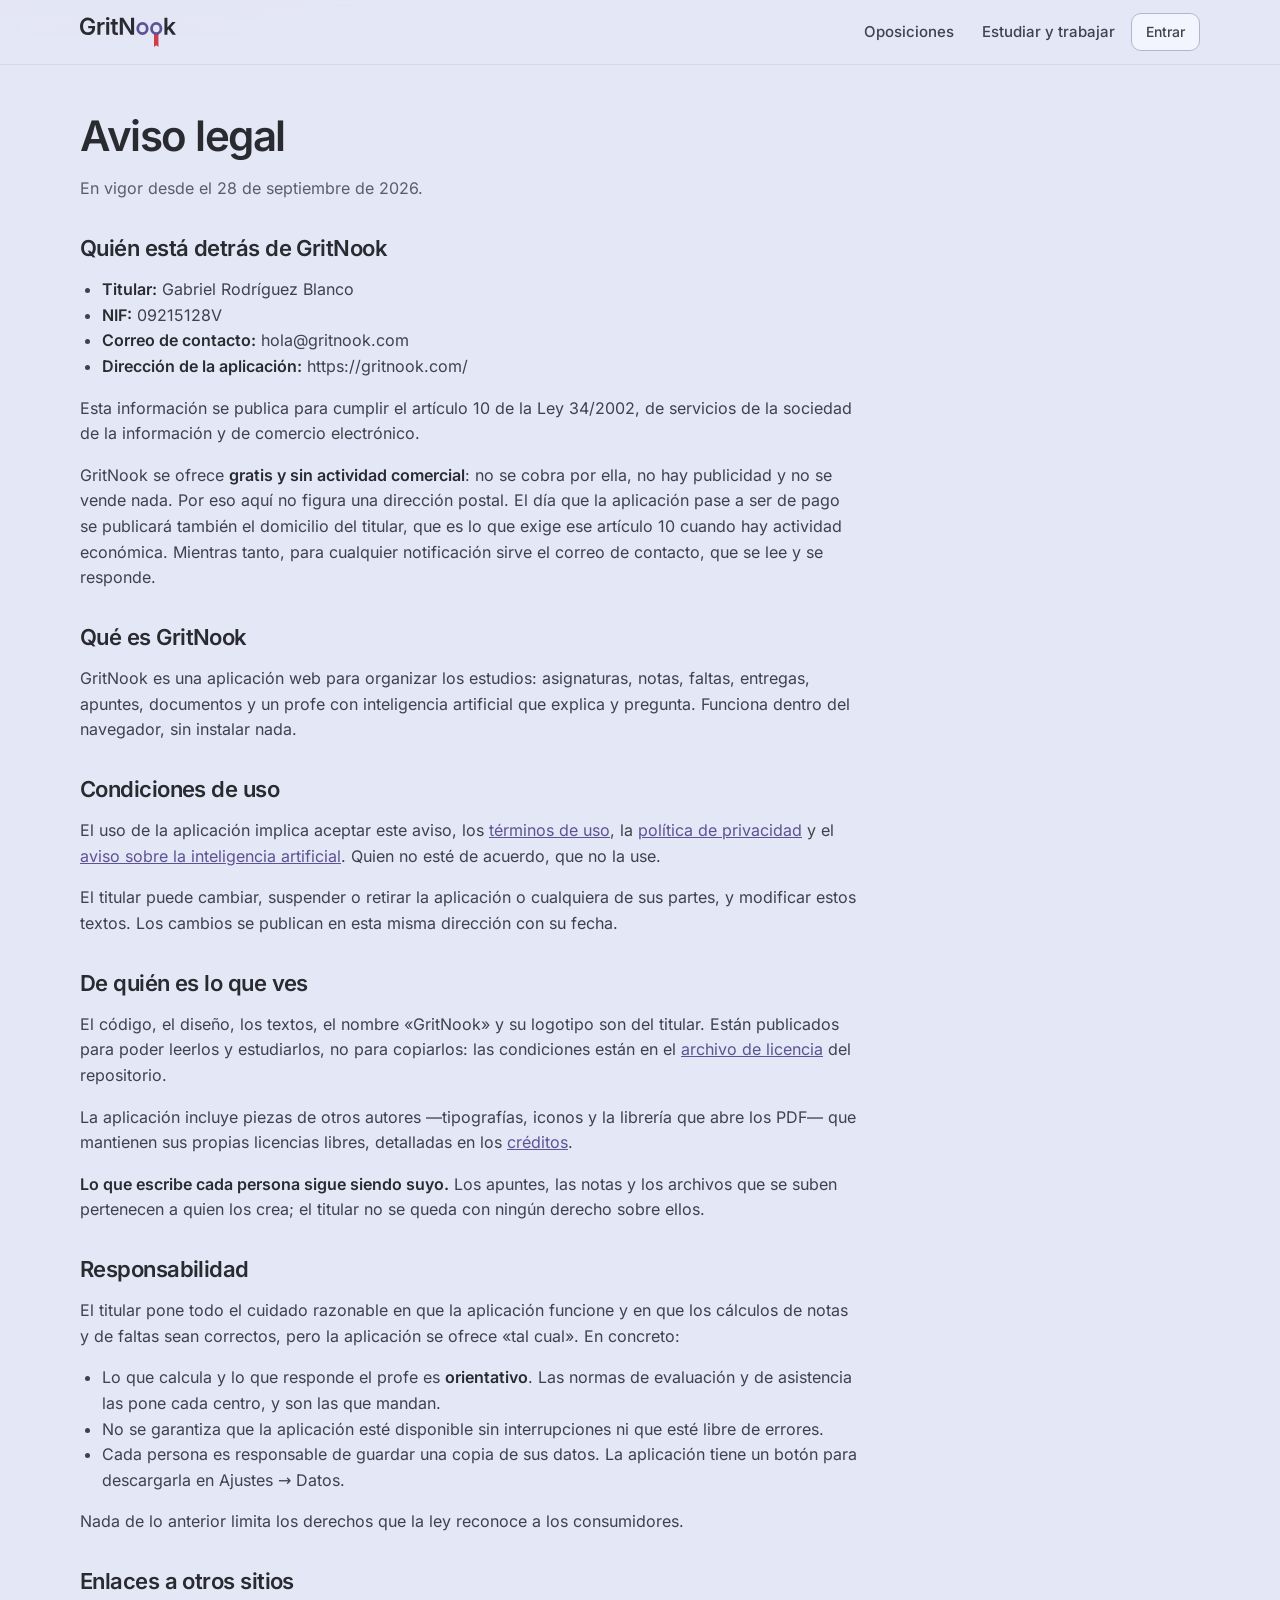
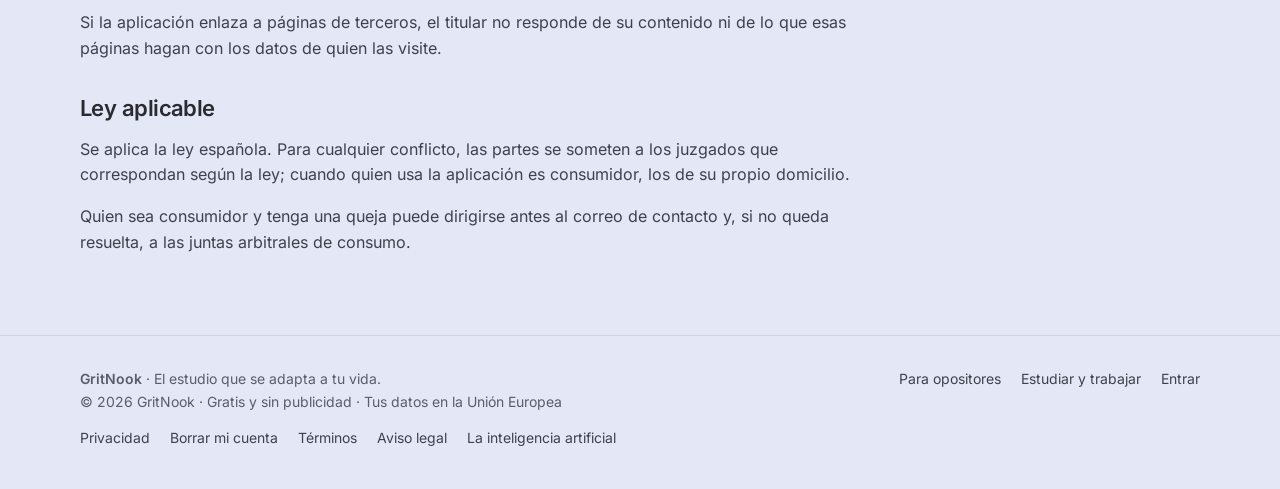
<file: aviso-legal/index.html>
<!doctype html>
<html lang="es">
<head>
<meta charset="utf-8">
<meta name="viewport" content="width=device-width, initial-scale=1">
<title>Aviso legal · GritNook</title>
<meta name="description" content="Quién está detrás de GritNook, cómo contactar y las condiciones generales de uso de la aplicación.">
<meta name="robots" content="noindex, follow">
<link rel="canonical" href="https://gritnook.com/aviso-legal/">
<meta property="og:type" content="website">
<meta property="og:site_name" content="GritNook">
<meta property="og:locale" content="es_ES">
<meta property="og:title" content="Aviso legal · GritNook">
<meta property="og:description" content="Quién está detrás de GritNook, cómo contactar y las condiciones generales de uso de la aplicación.">
<meta property="og:url" content="https://gritnook.com/aviso-legal/">
<meta property="og:image" content="https://gritnook.com/web/og.png">
<meta property="og:image:width" content="1200">
<meta property="og:image:height" content="630">
<meta property="og:image:alt" content="GritNook: el estudio que se adapta a tu vida">
<meta name="twitter:card" content="summary_large_image">
<meta name="theme-color" content="#161826">
<link rel="icon" href="/favicon.ico" sizes="16x16 32x32 48x48">
<link rel="icon" type="image/png" sizes="96x96" href="/iconos/icono-96.png">
<link rel="apple-touch-icon" href="/iconos/icono-180.png">
<link rel="preload" href="/fuentes/inter-latin-400-normal.woff2" as="font" type="font/woff2" crossorigin>
<link rel="preload" href="/fuentes/inter-latin-600-normal.woff2" as="font" type="font/woff2" crossorigin>
<link rel="stylesheet" href="/web/web.css?v=493aa138">
</head>
<body>
<a class="saltar" href="#contenido">Saltar al contenido</a>
<header class="cab"><div class="ancho">
  <a class="marca" href="/" aria-label="GritNook, ir a la app"><picture><source srcset="/marca/gritnook-claro.svg" media="(prefers-color-scheme: light)"><img src="/marca/gritnook-oscuro.svg" width="112" height="35" alt="GritNook"></picture></a>
  <nav aria-label="Principal"><a class="opc" href="/oposiciones/">Oposiciones</a><a class="opc" href="/estudiar-y-trabajar/">Estudiar y trabajar</a><a class="btn" href="/">Entrar</a></nav>
</div></header>
<main id="contenido">
<div class="ancho"><article class="papel"><h1>Aviso legal</h1>
<p class="vigor">En vigor desde el 28 de septiembre de 2026.</p>
<h2>Quién está detrás de GritNook</h2>
<ul><li><strong>Titular:</strong> Gabriel Rodríguez Blanco</li><li><strong>NIF:</strong> 09215128V</li><li><strong>Correo de contacto:</strong> hola@gritnook.com</li><li><strong>Dirección de la aplicación:</strong> https://gritnook.com/</li></ul>
<p>Esta información se publica para cumplir el artículo 10 de la Ley 34/2002, de servicios de la sociedad de la información y de comercio electrónico.</p>
<p>GritNook se ofrece <strong>gratis y sin actividad comercial</strong>: no se cobra por ella, no hay publicidad y no se vende nada. Por eso aquí no figura una dirección postal. El día que la aplicación pase a ser de pago se publicará también el domicilio del titular, que es lo que exige ese artículo 10 cuando hay actividad económica. Mientras tanto, para cualquier notificación sirve el correo de contacto, que se lee y se responde.</p>
<h2>Qué es GritNook</h2>
<p>GritNook es una aplicación web para organizar los estudios: asignaturas, notas, faltas, entregas, apuntes, documentos y un profe con inteligencia artificial que explica y pregunta. Funciona dentro del navegador, sin instalar nada.</p>
<h2>Condiciones de uso</h2>
<p>El uso de la aplicación implica aceptar este aviso, los <a href="/terminos/">términos de uso</a>, la <a href="/privacidad/">política de privacidad</a> y el <a href="/ia/">aviso sobre la inteligencia artificial</a>. Quien no esté de acuerdo, que no la use.</p>
<p>El titular puede cambiar, suspender o retirar la aplicación o cualquiera de sus partes, y modificar estos textos. Los cambios se publican en esta misma dirección con su fecha.</p>
<h2>De quién es lo que ves</h2>
<p>El código, el diseño, los textos, el nombre «GritNook» y su logotipo son del titular. Están publicados para poder leerlos y estudiarlos, no para copiarlos: las condiciones están en el <a href="https://github.com/Gabriel15gabi/gritnook/blob/main/LICENSE">archivo de licencia</a> del repositorio.</p>
<p>La aplicación incluye piezas de otros autores —tipografías, iconos y la librería que abre los PDF— que mantienen sus propias licencias libres, detalladas en los <a href="https://github.com/Gabriel15gabi/gritnook/blob/main/CREDITOS.md">créditos</a>.</p>
<p><strong>Lo que escribe cada persona sigue siendo suyo.</strong> Los apuntes, las notas y los archivos que se suben pertenecen a quien los crea; el titular no se queda con ningún derecho sobre ellos.</p>
<h2>Responsabilidad</h2>
<p>El titular pone todo el cuidado razonable en que la aplicación funcione y en que los cálculos de notas y de faltas sean correctos, pero la aplicación se ofrece «tal cual». En concreto:</p>
<ul><li>Lo que calcula y lo que responde el profe es <strong>orientativo</strong>. Las normas de evaluación y de asistencia las pone cada centro, y son las que mandan.</li><li>No se garantiza que la aplicación esté disponible sin interrupciones ni que esté libre de errores.</li><li>Cada persona es responsable de guardar una copia de sus datos. La aplicación tiene un botón para descargarla en Ajustes → Datos.</li></ul>
<p>Nada de lo anterior limita los derechos que la ley reconoce a los consumidores.</p>
<h2>Enlaces a otros sitios</h2>
<p>Si la aplicación enlaza a páginas de terceros, el titular no responde de su contenido ni de lo que esas páginas hagan con los datos de quien las visite.</p>
<h2>Ley aplicable</h2>
<p>Se aplica la ley española. Para cualquier conflicto, las partes se someten a los juzgados que correspondan según la ley; cuando quien usa la aplicación es consumidor, los de su propio domicilio.</p>
<p>Quien sea consumidor y tenga una queja puede dirigirse antes al correo de contacto y, si no queda resuelta, a las juntas arbitrales de consumo.</p></article></div>
</main>
<footer class="pie"><div class="ancho">
  <div><p><strong>GritNook</strong> · El estudio que se adapta a tu vida.</p><p>© 2026 GritNook · Gratis y sin publicidad · Tus datos en la Unión Europea</p></div>
  <nav aria-label="Qué es GritNook"><a href="/oposiciones/">Para opositores</a><a href="/estudiar-y-trabajar/">Estudiar y trabajar</a><a href="/">Entrar</a></nav>
  <nav aria-label="Legal"><a href="/privacidad/">Privacidad</a><a href="/borrar-cuenta/">Borrar mi cuenta</a><a href="/terminos/">Términos</a><a href="/aviso-legal/">Aviso legal</a><a href="/ia/">La inteligencia artificial</a></nav>
</div></footer>
</body>
</html>
</file>
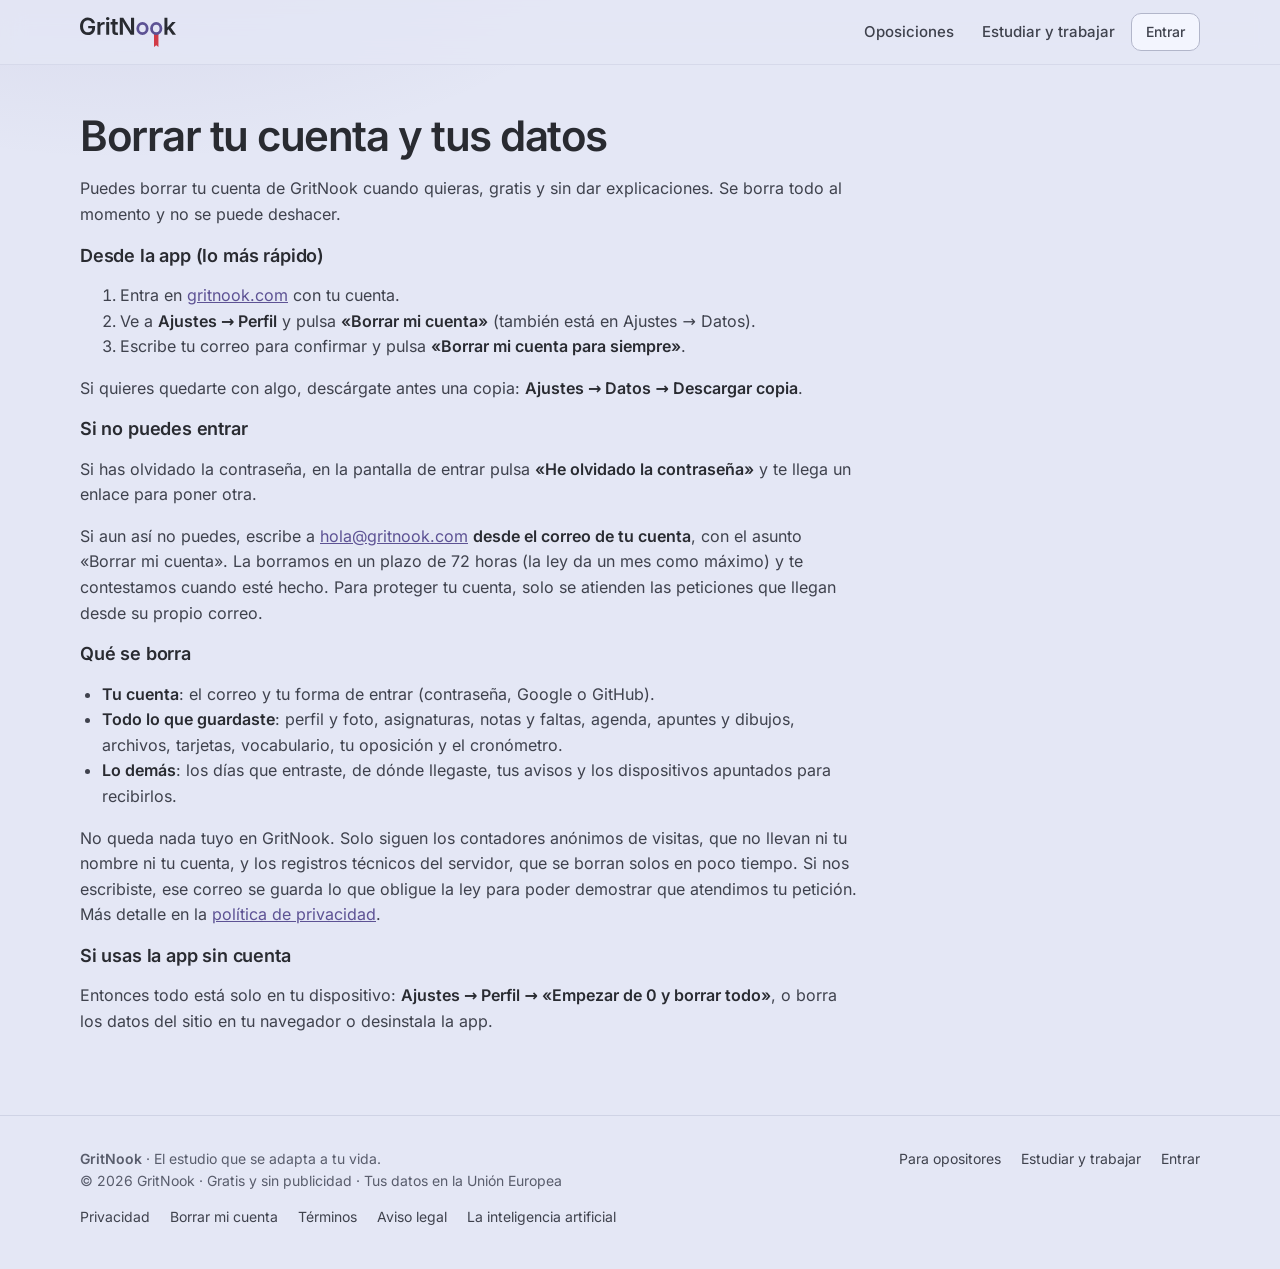
<file: borrar-cuenta/index.html>
<!doctype html>
<html lang="es">
<head>
<meta charset="utf-8">
<meta name="viewport" content="width=device-width, initial-scale=1">
<title>Borrar tu cuenta y tus datos · GritNook</title>
<meta name="description" content="Cómo borrar tu cuenta de GritNook y todos tus datos: desde la app en un minuto, o por correo si no puedes entrar. Qué se borra y en cuánto tiempo.">
<link rel="canonical" href="https://gritnook.com/borrar-cuenta/">
<meta property="og:type" content="website">
<meta property="og:site_name" content="GritNook">
<meta property="og:locale" content="es_ES">
<meta property="og:title" content="Borrar tu cuenta y tus datos · GritNook">
<meta property="og:description" content="Cómo borrar tu cuenta de GritNook y todos tus datos: desde la app en un minuto, o por correo si no puedes entrar. Qué se borra y en cuánto tiempo.">
<meta property="og:url" content="https://gritnook.com/borrar-cuenta/">
<meta property="og:image" content="https://gritnook.com/web/og.png">
<meta property="og:image:width" content="1200">
<meta property="og:image:height" content="630">
<meta property="og:image:alt" content="GritNook: el estudio que se adapta a tu vida">
<meta name="twitter:card" content="summary_large_image">
<meta name="theme-color" content="#161826">
<link rel="icon" href="/favicon.ico" sizes="16x16 32x32 48x48">
<link rel="icon" type="image/png" sizes="96x96" href="/iconos/icono-96.png">
<link rel="apple-touch-icon" href="/iconos/icono-180.png">
<link rel="preload" href="/fuentes/inter-latin-400-normal.woff2" as="font" type="font/woff2" crossorigin>
<link rel="preload" href="/fuentes/inter-latin-600-normal.woff2" as="font" type="font/woff2" crossorigin>
<link rel="stylesheet" href="/web/web.css?v=493aa138">
</head>
<body>
<a class="saltar" href="#contenido">Saltar al contenido</a>
<header class="cab"><div class="ancho">
  <a class="marca" href="/" aria-label="GritNook, ir a la app"><picture><source srcset="/marca/gritnook-claro.svg" media="(prefers-color-scheme: light)"><img src="/marca/gritnook-oscuro.svg" width="112" height="35" alt="GritNook"></picture></a>
  <nav aria-label="Principal"><a class="opc" href="/oposiciones/">Oposiciones</a><a class="opc" href="/estudiar-y-trabajar/">Estudiar y trabajar</a><a class="btn" href="/">Entrar</a></nav>
</div></header>
<main id="contenido">
<div class="ancho"><article class="papel">
  <h1>Borrar tu cuenta y tus datos</h1>
  <p>Puedes borrar tu cuenta de GritNook cuando quieras, gratis y sin dar explicaciones. Se borra todo al momento y no se puede deshacer.</p>
  <h3>Desde la app (lo más rápido)</h3>
  <ol>
    <li>Entra en <a href="/">gritnook.com</a> con tu cuenta.</li>
    <li>Ve a <strong>Ajustes → Perfil</strong> y pulsa <strong>«Borrar mi cuenta»</strong> (también está en Ajustes → Datos).</li>
    <li>Escribe tu correo para confirmar y pulsa <strong>«Borrar mi cuenta para siempre»</strong>.</li>
  </ol>
  <p>Si quieres quedarte con algo, descárgate antes una copia: <strong>Ajustes → Datos → Descargar copia</strong>.</p>
  <h3>Si no puedes entrar</h3>
  <p>Si has olvidado la contraseña, en la pantalla de entrar pulsa <strong>«He olvidado la contraseña»</strong> y te llega un enlace para poner otra.</p>
  <p>Si aun así no puedes, escribe a <a href="mailto:hola@gritnook.com?subject=Borrar%20mi%20cuenta">hola@gritnook.com</a> <strong>desde el correo de tu cuenta</strong>, con el asunto «Borrar mi cuenta». La borramos en un plazo de 72 horas (la ley da un mes como máximo) y te contestamos cuando esté hecho. Para proteger tu cuenta, solo se atienden las peticiones que llegan desde su propio correo.</p>
  <h3>Qué se borra</h3>
  <ul>
    <li><strong>Tu cuenta</strong>: el correo y tu forma de entrar (contraseña, Google o GitHub).</li>
    <li><strong>Todo lo que guardaste</strong>: perfil y foto, asignaturas, notas y faltas, agenda, apuntes y dibujos, archivos, tarjetas, vocabulario, tu oposición y el cronómetro.</li>
    <li><strong>Lo demás</strong>: los días que entraste, de dónde llegaste, tus avisos y los dispositivos apuntados para recibirlos.</li>
  </ul>
  <p>No queda nada tuyo en GritNook. Solo siguen los contadores anónimos de visitas, que no llevan ni tu nombre ni tu cuenta, y los registros técnicos del servidor, que se borran solos en poco tiempo. Si nos escribiste, ese correo se guarda lo que obligue la ley para poder demostrar que atendimos tu petición. Más detalle en la <a href="/privacidad/">política de privacidad</a>.</p>
  <h3>Si usas la app sin cuenta</h3>
  <p>Entonces todo está solo en tu dispositivo: <strong>Ajustes → Perfil → «Empezar de 0 y borrar todo»</strong>, o borra los datos del sitio en tu navegador o desinstala la app.</p>
</article></div>
</main>
<footer class="pie"><div class="ancho">
  <div><p><strong>GritNook</strong> · El estudio que se adapta a tu vida.</p><p>© 2026 GritNook · Gratis y sin publicidad · Tus datos en la Unión Europea</p></div>
  <nav aria-label="Qué es GritNook"><a href="/oposiciones/">Para opositores</a><a href="/estudiar-y-trabajar/">Estudiar y trabajar</a><a href="/">Entrar</a></nav>
  <nav aria-label="Legal"><a href="/privacidad/">Privacidad</a><a href="/borrar-cuenta/">Borrar mi cuenta</a><a href="/terminos/">Términos</a><a href="/aviso-legal/">Aviso legal</a><a href="/ia/">La inteligencia artificial</a></nav>
</div></footer>
</body>
</html>
</file>
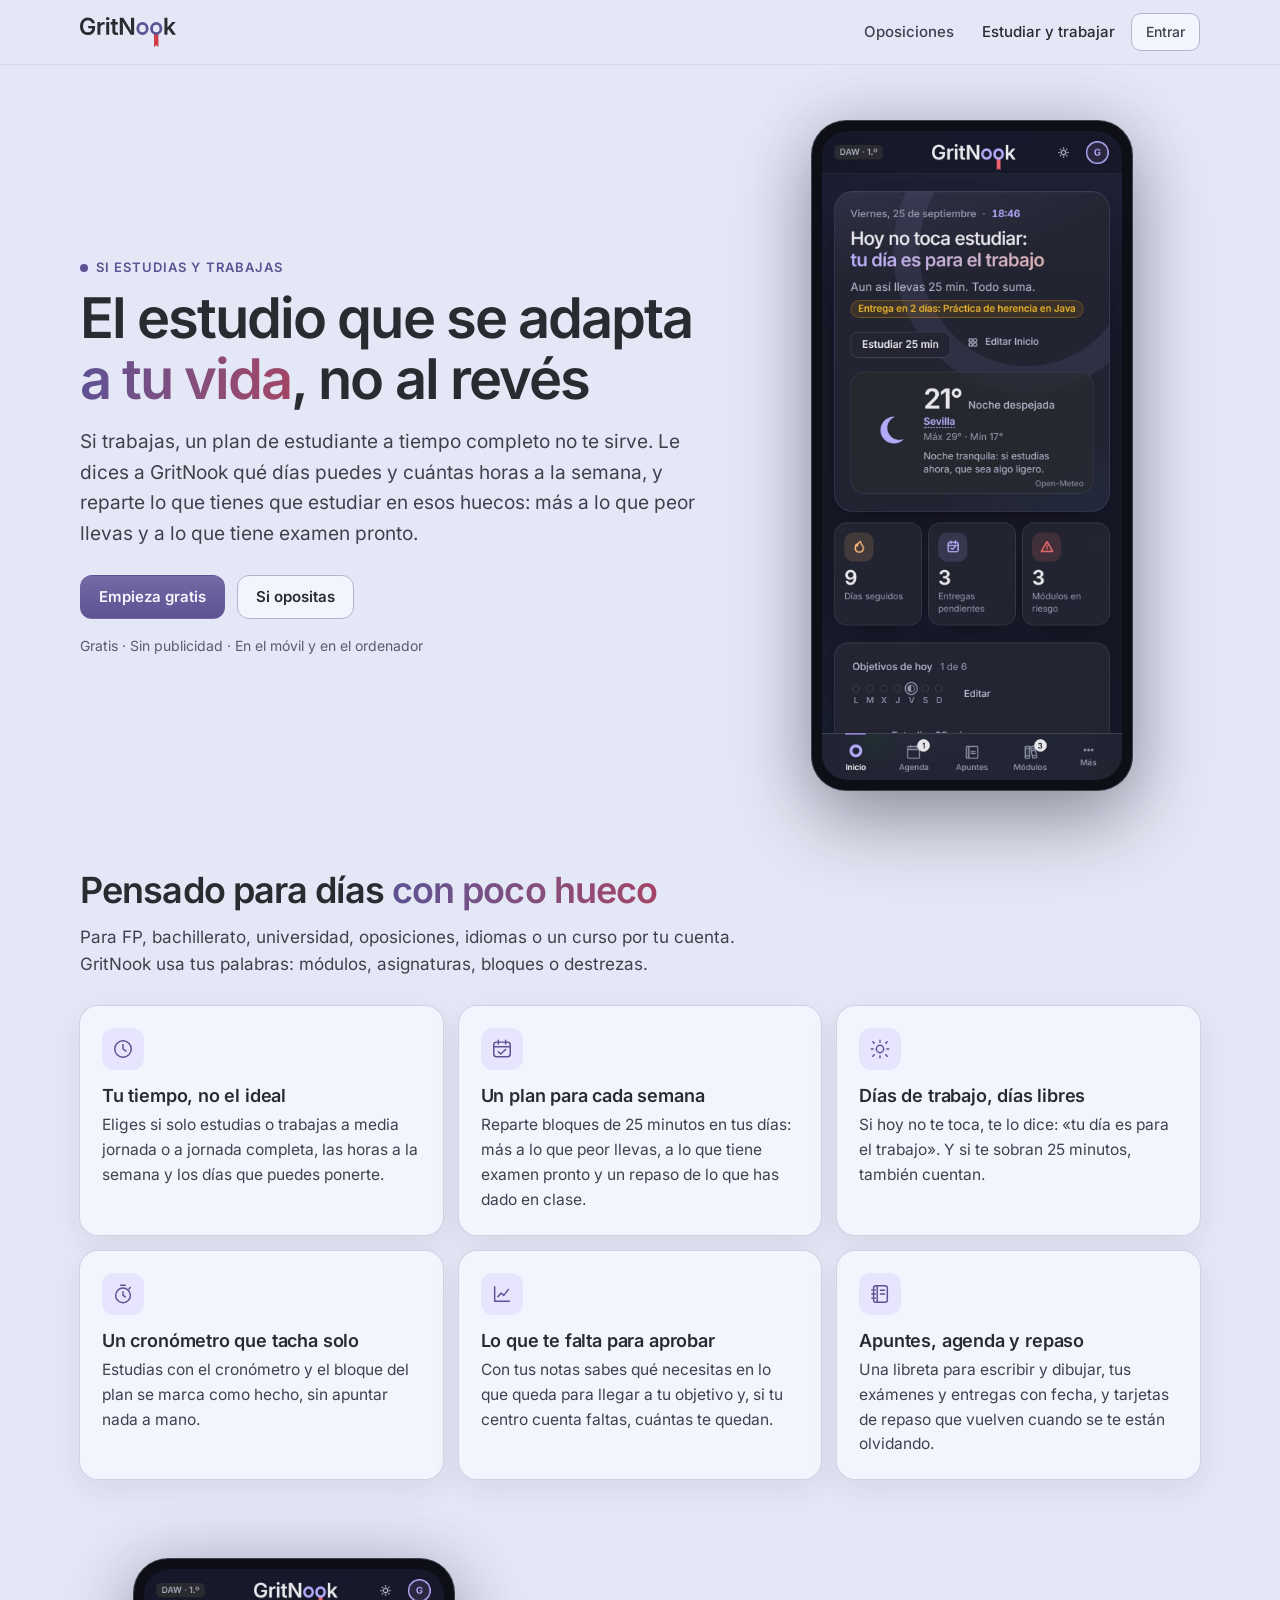
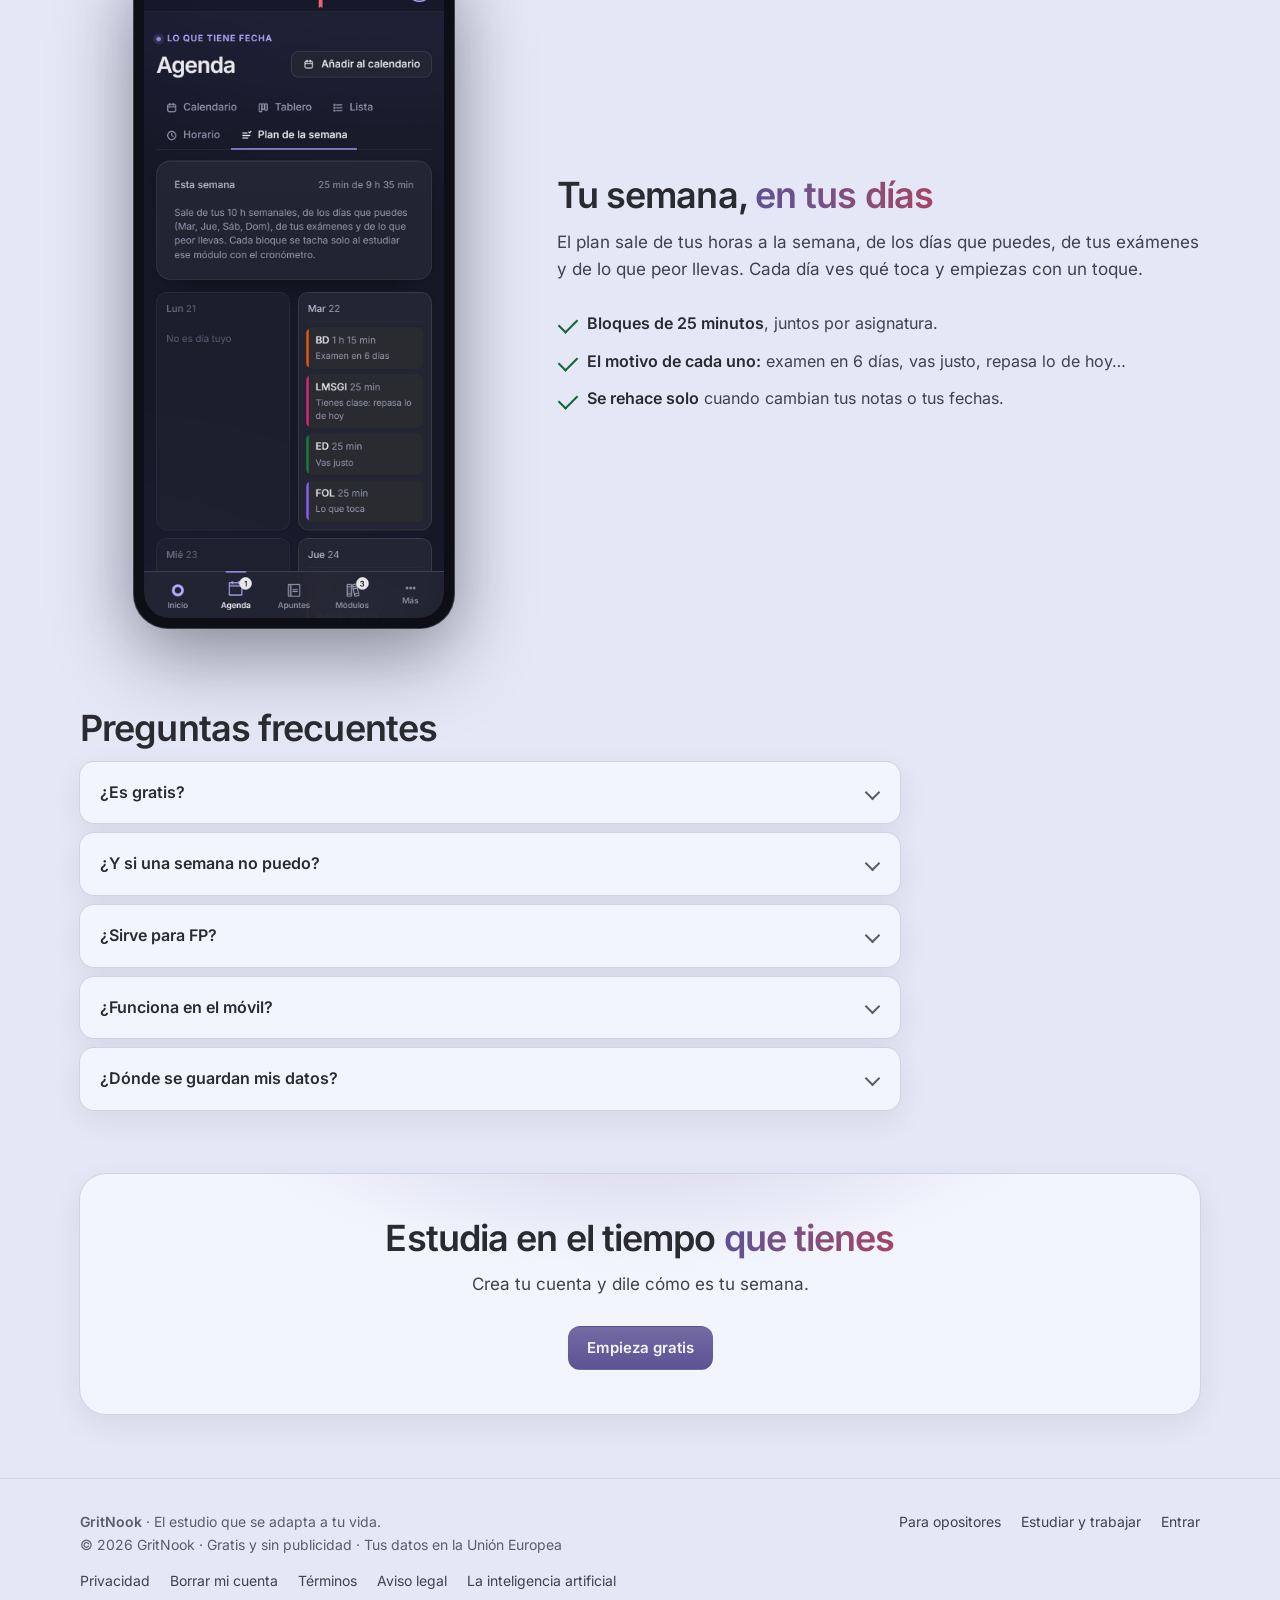
<file: estudiar-y-trabajar/index.html>
<!doctype html>
<html lang="es">
<head>
<meta charset="utf-8">
<meta name="viewport" content="width=device-width, initial-scale=1">
<title>Estudiar y trabajar: un plan de estudio con tus horas | GritNook</title>
<meta name="description" content="Dile a GritNook qué días puedes y cuántas horas tienes, y te reparte el estudio en esos huecos: notas, exámenes, entregas y apuntes en un sitio. Gratis.">
<link rel="canonical" href="https://gritnook.com/estudiar-y-trabajar/">
<meta property="og:type" content="website">
<meta property="og:site_name" content="GritNook">
<meta property="og:locale" content="es_ES">
<meta property="og:title" content="GritNook: el estudio que se adapta a tu vida, aunque trabajes">
<meta property="og:description" content="Dile a GritNook qué días puedes y cuántas horas tienes, y te reparte el estudio en esos huecos: notas, exámenes, entregas y apuntes en un sitio. Gratis.">
<meta property="og:url" content="https://gritnook.com/estudiar-y-trabajar/">
<meta property="og:image" content="https://gritnook.com/web/og.png">
<meta property="og:image:width" content="1200">
<meta property="og:image:height" content="630">
<meta property="og:image:alt" content="GritNook: el estudio que se adapta a tu vida">
<meta name="twitter:card" content="summary_large_image">
<meta name="theme-color" content="#161826">
<link rel="icon" href="/favicon.ico" sizes="16x16 32x32 48x48">
<link rel="icon" type="image/png" sizes="96x96" href="/iconos/icono-96.png">
<link rel="apple-touch-icon" href="/iconos/icono-180.png">
<link rel="preload" href="/fuentes/inter-latin-400-normal.woff2" as="font" type="font/woff2" crossorigin>
<link rel="preload" href="/fuentes/inter-latin-600-normal.woff2" as="font" type="font/woff2" crossorigin>
<link rel="stylesheet" href="/web/web.css?v=493aa138">
<script type="application/ld+json">{"@context":"https://schema.org","@graph":[{"@type":"Organization","@id":"https://gritnook.com/#org","name":"GritNook","url":"https://gritnook.com/","logo":"https://gritnook.com/iconos/icono-512.png"},{"@type":"WebApplication","@id":"https://gritnook.com/#app","name":"GritNook","url":"https://gritnook.com/","applicationCategory":"EducationalApplication","operatingSystem":"Web, Android, iOS, Windows, macOS","inLanguage":"es","isAccessibleForFree":true,"offers":{"@type":"Offer","price":"0","priceCurrency":"EUR"},"publisher":{"@id":"https://gritnook.com/#org"}},{"@type":"WebPage","@id":"https://gritnook.com/estudiar-y-trabajar/","url":"https://gritnook.com/estudiar-y-trabajar/","name":"Estudiar y trabajar con GritNook","inLanguage":"es","about":{"@id":"https://gritnook.com/#app"}},{"@type":"FAQPage","mainEntity":[{"@type":"Question","name":"¿Es gratis?","acceptedAnswer":{"@type":"Answer","text":"Sí. GritNook es gratis y no tiene publicidad. Te haces una cuenta con tu correo y lo tuyo te sigue del móvil al ordenador."}},{"@type":"Question","name":"¿Y si una semana no puedo?","acceptedAnswer":{"@type":"Answer","text":"No pasa nada. El plan se hace para cada semana con lo que tienes: lo que no hiciste no se amontona, se vuelve a repartir según lo que peor llevas y lo que tiene examen."}},{"@type":"Question","name":"¿Sirve para FP?","acceptedAnswer":{"@type":"Answer","text":"Sí, empezó ahí: módulos con sus horas, las faltas de cada uno y el porcentaje que te permiten, y la nota que necesitas en lo que queda para aprobar o llegar a tu objetivo."}},{"@type":"Question","name":"¿Funciona en el móvil?","acceptedAnswer":{"@type":"Answer","text":"Sí. Se abre en el navegador y se puede instalar como una app en Android, iPhone y el ordenador, sin pasar por ninguna tienda."}},{"@type":"Question","name":"¿Dónde se guardan mis datos?","acceptedAnswer":{"@type":"Answer","text":"En tu cuenta, en servidores de la Unión Europea (Irlanda). No se venden ni se usan para publicidad. Los detalles están en la política de privacidad."}}]}]}</script>
</head>
<body>
<a class="saltar" href="#contenido">Saltar al contenido</a>
<header class="cab"><div class="ancho">
  <a class="marca" href="/" aria-label="GritNook, ir a la app"><picture><source srcset="/marca/gritnook-claro.svg" media="(prefers-color-scheme: light)"><img src="/marca/gritnook-oscuro.svg" width="112" height="35" alt="GritNook"></picture></a>
  <nav aria-label="Principal"><a class="opc" href="/oposiciones/">Oposiciones</a><a class="opc" href="/estudiar-y-trabajar/" aria-current="page">Estudiar y trabajar</a><a class="btn" href="/">Entrar</a></nav>
</div></header>
<main id="contenido">
<div class="ancho">
<section class="hero">
  <div>
    <p class="eyebrow">Si estudias y trabajas</p>
    <h1>El estudio que se adapta <em>a tu vida</em>, no al revés</h1>
    <p class="lead">Si trabajas, un plan de estudiante a tiempo completo no te sirve. Le dices a GritNook qué días puedes y cuántas horas a la semana, y reparte lo que tienes que estudiar en esos huecos: más a lo que peor llevas y a lo que tiene examen pronto.</p>
    <div class="acciones"><a class="btn primario" href="/">Empieza gratis</a><a class="btn" href="/oposiciones/">Si opositas</a></div>
    <p class="nota-pie">Gratis · Sin publicidad · En el móvil y en el ordenador</p>
  </div>
  <figure class="movil"><img src="/capturas/movil/inicio.jpg" width="390" height="844" alt="El Inicio de GritNook un día de trabajo: «Hoy no toca estudiar: tu día es para el trabajo»" fetchpriority="high"></figure>
</section>

<section>
  <h2>Pensado para días <em>con poco hueco</em></h2>
  <p class="sub">Para FP, bachillerato, universidad, oposiciones, idiomas o un curso por tu cuenta. GritNook usa tus palabras: módulos, asignaturas, bloques o destrezas.</p>
  <div class="rejilla">
    <div class="tarjeta"><span class="ico" aria-hidden="true"><svg viewBox="0 0 24 24"><circle cx="12" cy="12" r="9"/><path d="M12 7v5l3.3 2.2"/></svg></span><h3>Tu tiempo, no el ideal</h3><p>Eliges si solo estudias o trabajas a media jornada o a jornada completa, las horas a la semana y los días que puedes ponerte.</p></div>
    <div class="tarjeta"><span class="ico" aria-hidden="true"><svg viewBox="0 0 24 24"><rect x="3" y="4.5" width="18" height="16" rx="3"/><path d="M3 9.5h18M8 2.5v4M16 2.5v4"/><path d="m8 15 2.5 2.5L16 12.5"/></svg></span><h3>Un plan para cada semana</h3><p>Reparte bloques de 25 minutos en tus días: más a lo que peor llevas, a lo que tiene examen pronto y un repaso de lo que has dado en clase.</p></div>
    <div class="tarjeta"><span class="ico" aria-hidden="true"><svg viewBox="0 0 24 24"><circle cx="12" cy="12" r="4"/><path d="M12 2.5v2M12 19.5v2M4.2 4.2l1.4 1.4M18.4 18.4l1.4 1.4M2.5 12h2M19.5 12h2M4.2 19.8l1.4-1.4M18.4 5.6l1.4-1.4"/></svg></span><h3>Días de trabajo, días libres</h3><p>Si hoy no te toca, te lo dice: «tu día es para el trabajo». Y si te sobran 25 minutos, también cuentan.</p></div>
    <div class="tarjeta"><span class="ico" aria-hidden="true"><svg viewBox="0 0 24 24"><circle cx="12" cy="13.5" r="8"/><path d="M12 9.5v4l2.5 1.5M9.5 2.5h5M18.5 6.5l1.5-1.5"/></svg></span><h3>Un cronómetro que tacha solo</h3><p>Estudias con el cronómetro y el bloque del plan se marca como hecho, sin apuntar nada a mano.</p></div>
    <div class="tarjeta"><span class="ico" aria-hidden="true"><svg viewBox="0 0 24 24"><path d="M4 20V4M4 20h16"/><path d="m7.5 15 3.5-4 3 2.5 5-6.5"/></svg></span><h3>Lo que te falta para aprobar</h3><p>Con tus notas sabes qué necesitas en lo que queda para llegar a tu objetivo y, si tu centro cuenta faltas, cuántas te quedan.</p></div>
    <div class="tarjeta"><span class="ico" aria-hidden="true"><svg viewBox="0 0 24 24"><rect x="5" y="3" width="15" height="18" rx="2.5"/><path d="M9 3v18M3 7.5h4M3 12h4M3 16.5h4M12.5 8h4.5M12.5 12h4.5"/></svg></span><h3>Apuntes, agenda y repaso</h3><p>Una libreta para escribir y dibujar, tus exámenes y entregas con fecha, y tarjetas de repaso que vuelven cuando se te están olvidando.</p></div>
  </div>
</section>

<section class="doble">
  <figure class="movil"><img src="/capturas/movil/plan.jpg" width="390" height="844" alt="El plan de la semana de GritNook: bloques de estudio en los días que puedes, con el motivo de cada uno" loading="lazy"></figure>
  <div>
    <h2>Tu semana, <em>en tus días</em></h2>
    <p class="sub">El plan sale de tus horas a la semana, de los días que puedes, de tus exámenes y de lo que peor llevas. Cada día ves qué toca y empiezas con un toque.</p>
    <ul class="lista-ok">
      <li><strong>Bloques de 25 minutos</strong>, juntos por asignatura.</li>
      <li><strong>El motivo de cada uno:</strong> examen en 6 días, vas justo, repasa lo de hoy…</li>
      <li><strong>Se rehace solo</strong> cuando cambian tus notas o tus fechas.</li>
    </ul>
  </div>
</section>

<section>
  <h2>Preguntas frecuentes</h2>
  <div class="faq"><details><summary>¿Es gratis?</summary><div><p>Sí. GritNook es gratis y no tiene publicidad. Te haces una cuenta con tu correo y lo tuyo te sigue del móvil al ordenador.</p></div></details><details><summary>¿Y si una semana no puedo?</summary><div><p>No pasa nada. El plan se hace para cada semana con lo que tienes: lo que no hiciste no se amontona, se vuelve a repartir según lo que peor llevas y lo que tiene examen.</p></div></details><details><summary>¿Sirve para FP?</summary><div><p>Sí, empezó ahí: módulos con sus horas, las faltas de cada uno y el porcentaje que te permiten, y la nota que necesitas en lo que queda para aprobar o llegar a tu objetivo.</p></div></details><details><summary>¿Funciona en el móvil?</summary><div><p>Sí. Se abre en el navegador y se puede instalar como una app en Android, iPhone y el ordenador, sin pasar por ninguna tienda.</p></div></details><details><summary>¿Dónde se guardan mis datos?</summary><div><p>En tu cuenta, en servidores de la Unión Europea (Irlanda). No se venden ni se usan para publicidad. Los detalles están en la <a href="/privacidad/">política de privacidad</a>.</p></div></details></div>
</section>

<section class="final">
  <h2>Estudia en el tiempo <em>que tienes</em></h2>
  <p class="sub">Crea tu cuenta y dile cómo es tu semana.</p>
  <div class="acciones"><a class="btn primario" href="/">Empieza gratis</a></div>
</section>
</div>
</main>
<footer class="pie"><div class="ancho">
  <div><p><strong>GritNook</strong> · El estudio que se adapta a tu vida.</p><p>© 2026 GritNook · Gratis y sin publicidad · Tus datos en la Unión Europea</p></div>
  <nav aria-label="Qué es GritNook"><a href="/oposiciones/">Para opositores</a><a href="/estudiar-y-trabajar/">Estudiar y trabajar</a><a href="/">Entrar</a></nav>
  <nav aria-label="Legal"><a href="/privacidad/">Privacidad</a><a href="/borrar-cuenta/">Borrar mi cuenta</a><a href="/terminos/">Términos</a><a href="/aviso-legal/">Aviso legal</a><a href="/ia/">La inteligencia artificial</a></nav>
</div></footer>
</body>
</html>
</file>
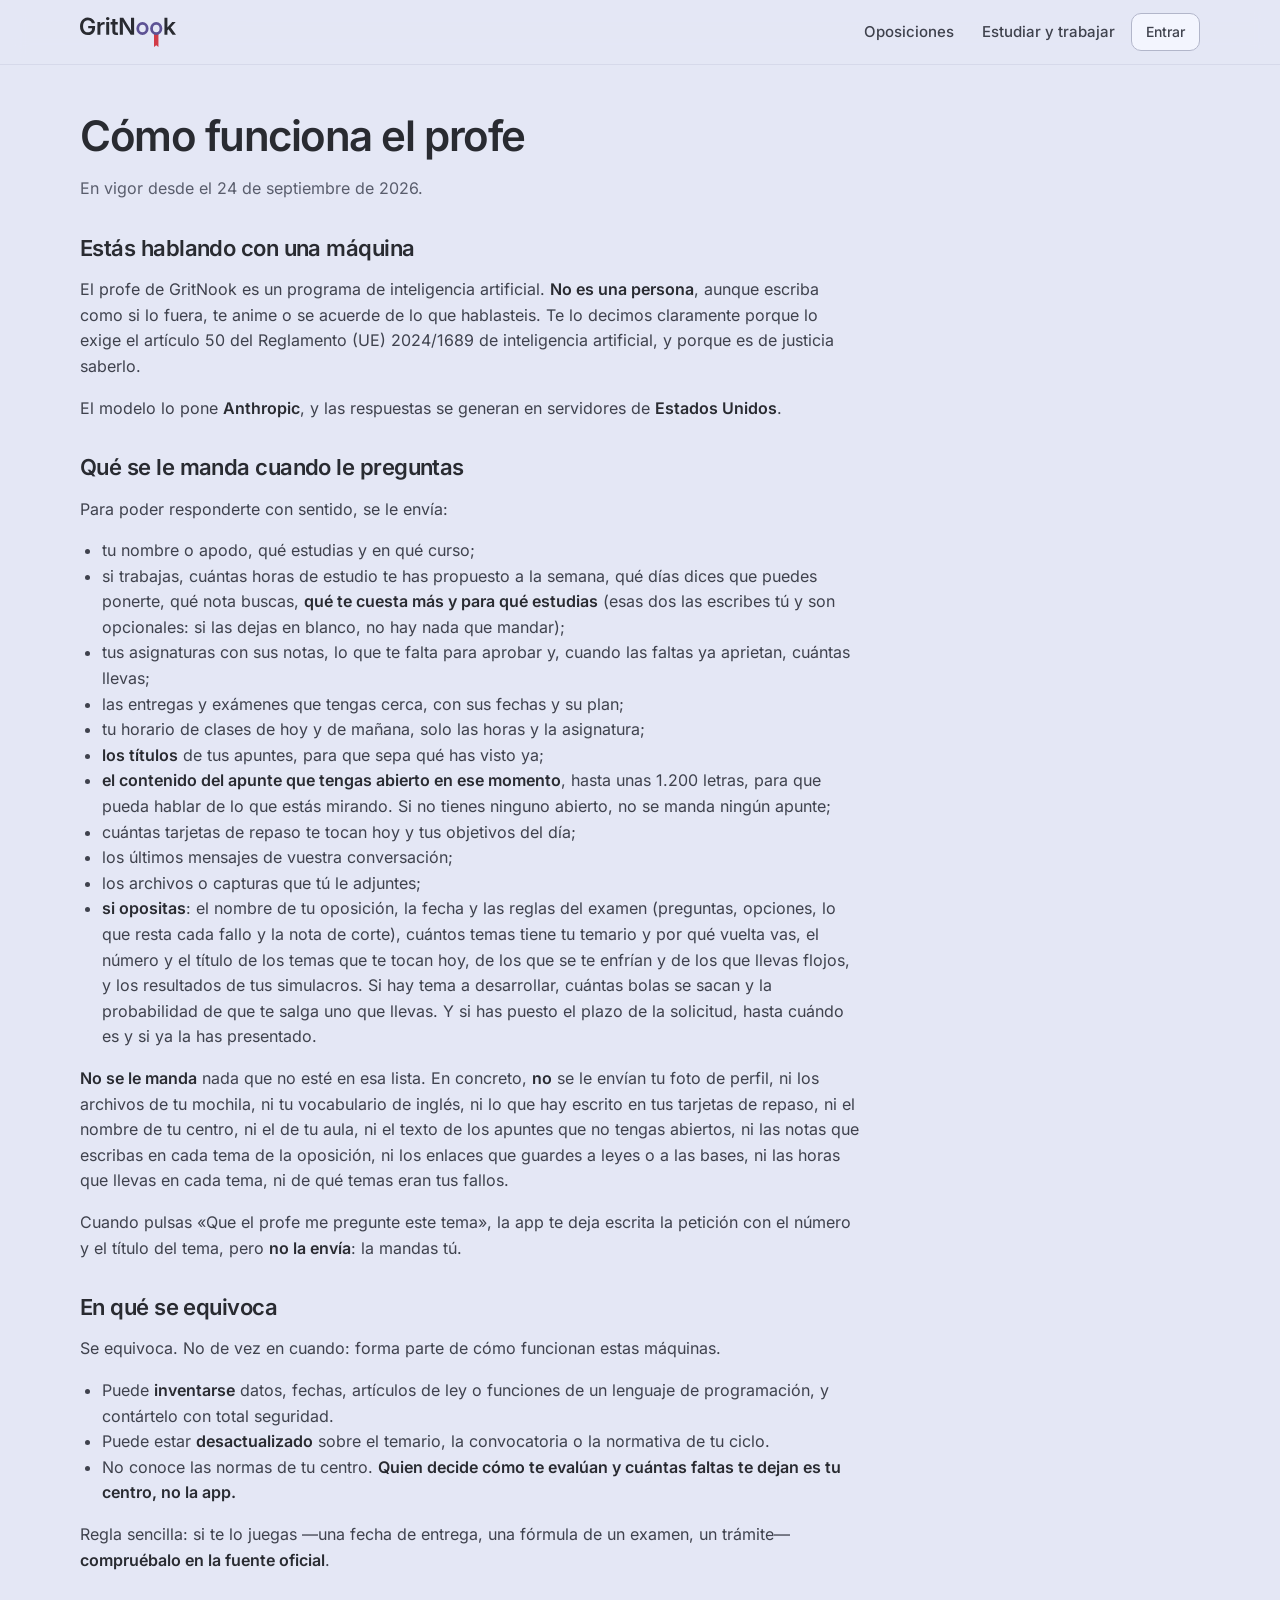
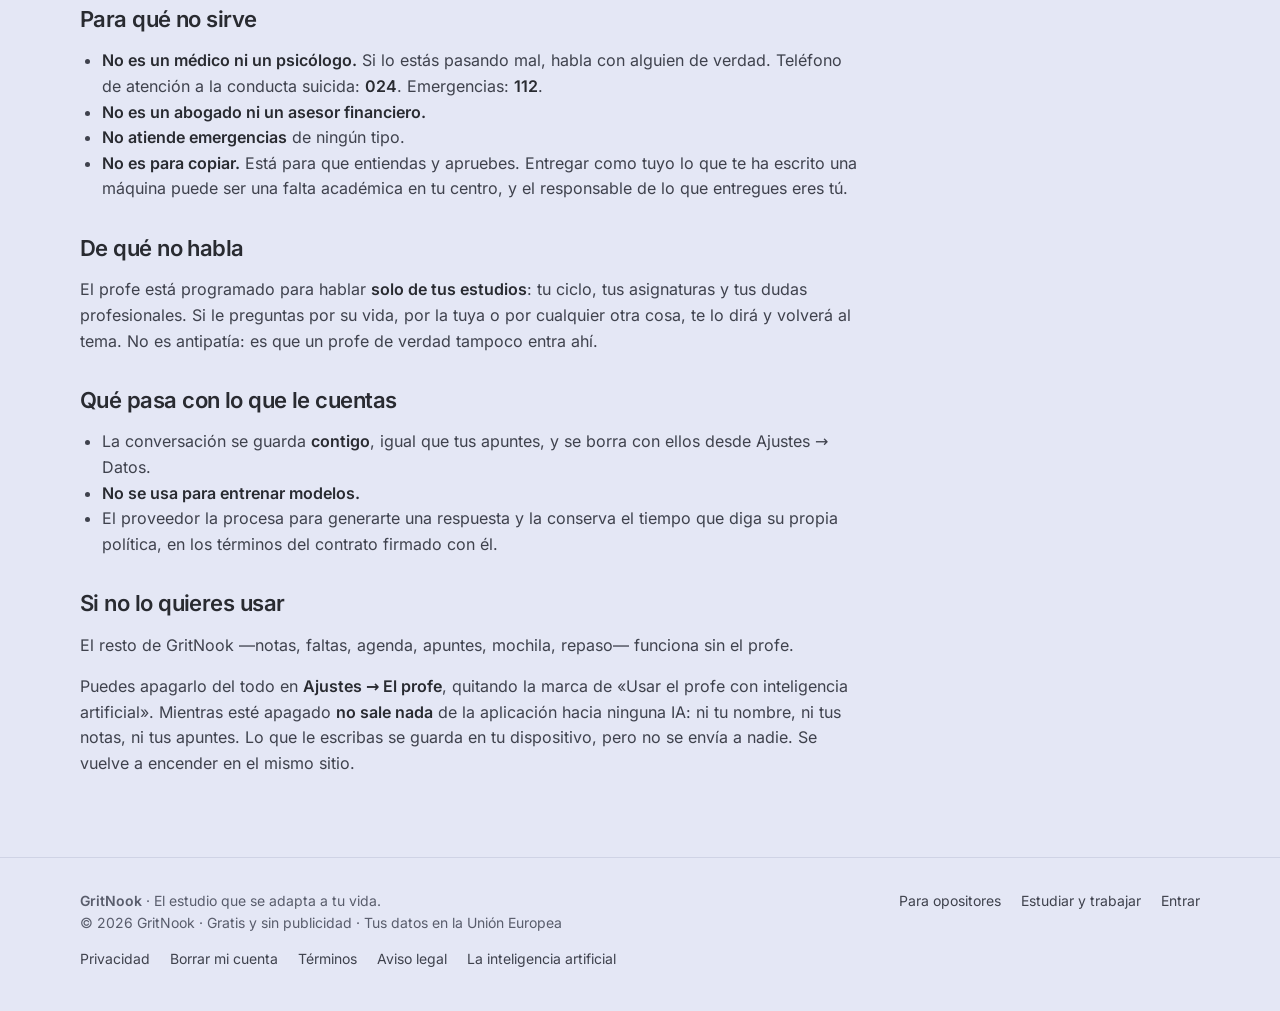
<file: ia/index.html>
<!doctype html>
<html lang="es">
<head>
<meta charset="utf-8">
<meta name="viewport" content="width=device-width, initial-scale=1">
<title>Cómo funciona el profe · GritNook</title>
<meta name="description" content="Cómo funciona el profe con inteligencia artificial: que es una máquina, qué se le manda y en qué se equivoca.">
<link rel="canonical" href="https://gritnook.com/ia/">
<meta property="og:type" content="website">
<meta property="og:site_name" content="GritNook">
<meta property="og:locale" content="es_ES">
<meta property="og:title" content="Cómo funciona el profe · GritNook">
<meta property="og:description" content="Cómo funciona el profe con inteligencia artificial: que es una máquina, qué se le manda y en qué se equivoca.">
<meta property="og:url" content="https://gritnook.com/ia/">
<meta property="og:image" content="https://gritnook.com/web/og.png">
<meta property="og:image:width" content="1200">
<meta property="og:image:height" content="630">
<meta property="og:image:alt" content="GritNook: el estudio que se adapta a tu vida">
<meta name="twitter:card" content="summary_large_image">
<meta name="theme-color" content="#161826">
<link rel="icon" href="/favicon.ico" sizes="16x16 32x32 48x48">
<link rel="icon" type="image/png" sizes="96x96" href="/iconos/icono-96.png">
<link rel="apple-touch-icon" href="/iconos/icono-180.png">
<link rel="preload" href="/fuentes/inter-latin-400-normal.woff2" as="font" type="font/woff2" crossorigin>
<link rel="preload" href="/fuentes/inter-latin-600-normal.woff2" as="font" type="font/woff2" crossorigin>
<link rel="stylesheet" href="/web/web.css?v=493aa138">
</head>
<body>
<a class="saltar" href="#contenido">Saltar al contenido</a>
<header class="cab"><div class="ancho">
  <a class="marca" href="/" aria-label="GritNook, ir a la app"><picture><source srcset="/marca/gritnook-claro.svg" media="(prefers-color-scheme: light)"><img src="/marca/gritnook-oscuro.svg" width="112" height="35" alt="GritNook"></picture></a>
  <nav aria-label="Principal"><a class="opc" href="/oposiciones/">Oposiciones</a><a class="opc" href="/estudiar-y-trabajar/">Estudiar y trabajar</a><a class="btn" href="/">Entrar</a></nav>
</div></header>
<main id="contenido">
<div class="ancho"><article class="papel"><h1>Cómo funciona el profe</h1>
<p class="vigor">En vigor desde el 24 de septiembre de 2026.</p>
<h2>Estás hablando con una máquina</h2>
<p>El profe de GritNook es un programa de inteligencia artificial. <strong>No es una persona</strong>, aunque escriba como si lo fuera, te anime o se acuerde de lo que hablasteis. Te lo decimos claramente porque lo exige el artículo 50 del Reglamento (UE) 2024/1689 de inteligencia artificial, y porque es de justicia saberlo.</p>
<p>El modelo lo pone <strong>Anthropic</strong>, y las respuestas se generan en servidores de <strong>Estados Unidos</strong>.</p>
<h2>Qué se le manda cuando le preguntas</h2>
<p>Para poder responderte con sentido, se le envía:</p>
<ul><li>tu nombre o apodo, qué estudias y en qué curso;</li><li>si trabajas, cuántas horas de estudio te has propuesto a la semana, qué días dices que puedes ponerte, qué nota buscas, <strong>qué te cuesta más y para qué estudias</strong> (esas dos las escribes tú y son opcionales: si las dejas en blanco, no hay nada que mandar);</li><li>tus asignaturas con sus notas, lo que te falta para aprobar y, cuando las faltas ya aprietan, cuántas llevas;</li><li>las entregas y exámenes que tengas cerca, con sus fechas y su plan;</li><li>tu horario de clases de hoy y de mañana, solo las horas y la asignatura;</li><li><strong>los títulos</strong> de tus apuntes, para que sepa qué has visto ya;</li><li><strong>el contenido del apunte que tengas abierto en ese momento</strong>, hasta unas 1.200 letras, para que pueda hablar de lo que estás mirando. Si no tienes ninguno abierto, no se manda ningún apunte;</li><li>cuántas tarjetas de repaso te tocan hoy y tus objetivos del día;</li><li>los últimos mensajes de vuestra conversación;</li><li>los archivos o capturas que tú le adjuntes;</li><li><strong>si opositas</strong>: el nombre de tu oposición, la fecha y las reglas del examen (preguntas, opciones, lo que resta cada fallo y la nota de corte), cuántos temas tiene tu temario y por qué vuelta vas, el número y el título de los temas que te tocan hoy, de los que se te enfrían y de los que llevas flojos, y los resultados de tus simulacros. Si hay tema a desarrollar, cuántas bolas se sacan y la probabilidad de que te salga uno que llevas. Y si has puesto el plazo de la solicitud, hasta cuándo es y si ya la has presentado.</li></ul>
<p><strong>No se le manda</strong> nada que no esté en esa lista. En concreto, <strong>no</strong> se le envían tu foto de perfil, ni los archivos de tu mochila, ni tu vocabulario de inglés, ni lo que hay escrito en tus tarjetas de repaso, ni el nombre de tu centro, ni el de tu aula, ni el texto de los apuntes que no tengas abiertos, ni las notas que escribas en cada tema de la oposición, ni los enlaces que guardes a leyes o a las bases, ni las horas que llevas en cada tema, ni de qué temas eran tus fallos.</p>
<p>Cuando pulsas «Que el profe me pregunte este tema», la app te deja escrita la petición con el número y el título del tema, pero <strong>no la envía</strong>: la mandas tú.</p>
<h2>En qué se equivoca</h2>
<p>Se equivoca. No de vez en cuando: forma parte de cómo funcionan estas máquinas.</p>
<ul><li>Puede <strong>inventarse</strong> datos, fechas, artículos de ley o funciones de un lenguaje de programación, y contártelo con total seguridad.</li><li>Puede estar <strong>desactualizado</strong> sobre el temario, la convocatoria o la normativa de tu ciclo.</li><li>No conoce las normas de tu centro. <strong>Quien decide cómo te evalúan y cuántas faltas te dejan es tu centro, no la app.</strong></li></ul>
<p>Regla sencilla: si te lo juegas —una fecha de entrega, una fórmula de un examen, un trámite— <strong>compruébalo en la fuente oficial</strong>.</p>
<h2>Para qué no sirve</h2>
<ul><li><strong>No es un médico ni un psicólogo.</strong> Si lo estás pasando mal, habla con alguien de verdad. Teléfono de atención a la conducta suicida: <strong>024</strong>. Emergencias: <strong>112</strong>.</li><li><strong>No es un abogado ni un asesor financiero.</strong></li><li><strong>No atiende emergencias</strong> de ningún tipo.</li><li><strong>No es para copiar.</strong> Está para que entiendas y apruebes. Entregar como tuyo lo que te ha escrito una máquina puede ser una falta académica en tu centro, y el responsable de lo que entregues eres tú.</li></ul>
<h2>De qué no habla</h2>
<p>El profe está programado para hablar <strong>solo de tus estudios</strong>: tu ciclo, tus asignaturas y tus dudas profesionales. Si le preguntas por su vida, por la tuya o por cualquier otra cosa, te lo dirá y volverá al tema. No es antipatía: es que un profe de verdad tampoco entra ahí.</p>
<h2>Qué pasa con lo que le cuentas</h2>
<ul><li>La conversación se guarda <strong>contigo</strong>, igual que tus apuntes, y se borra con ellos desde Ajustes → Datos.</li><li><strong>No se usa para entrenar modelos.</strong></li><li>El proveedor la procesa para generarte una respuesta y la conserva el tiempo que diga su propia política, en los términos del contrato firmado con él.</li></ul>
<h2>Si no lo quieres usar</h2>
<p>El resto de GritNook —notas, faltas, agenda, apuntes, mochila, repaso— funciona sin el profe.</p>
<p>Puedes apagarlo del todo en <strong>Ajustes → El profe</strong>, quitando la marca de «Usar el profe con inteligencia artificial». Mientras esté apagado <strong>no sale nada</strong> de la aplicación hacia ninguna IA: ni tu nombre, ni tus notas, ni tus apuntes. Lo que le escribas se guarda en tu dispositivo, pero no se envía a nadie. Se vuelve a encender en el mismo sitio.</p></article></div>
</main>
<footer class="pie"><div class="ancho">
  <div><p><strong>GritNook</strong> · El estudio que se adapta a tu vida.</p><p>© 2026 GritNook · Gratis y sin publicidad · Tus datos en la Unión Europea</p></div>
  <nav aria-label="Qué es GritNook"><a href="/oposiciones/">Para opositores</a><a href="/estudiar-y-trabajar/">Estudiar y trabajar</a><a href="/">Entrar</a></nav>
  <nav aria-label="Legal"><a href="/privacidad/">Privacidad</a><a href="/borrar-cuenta/">Borrar mi cuenta</a><a href="/terminos/">Términos</a><a href="/aviso-legal/">Aviso legal</a><a href="/ia/">La inteligencia artificial</a></nav>
</div></footer>
</body>
</html>
</file>
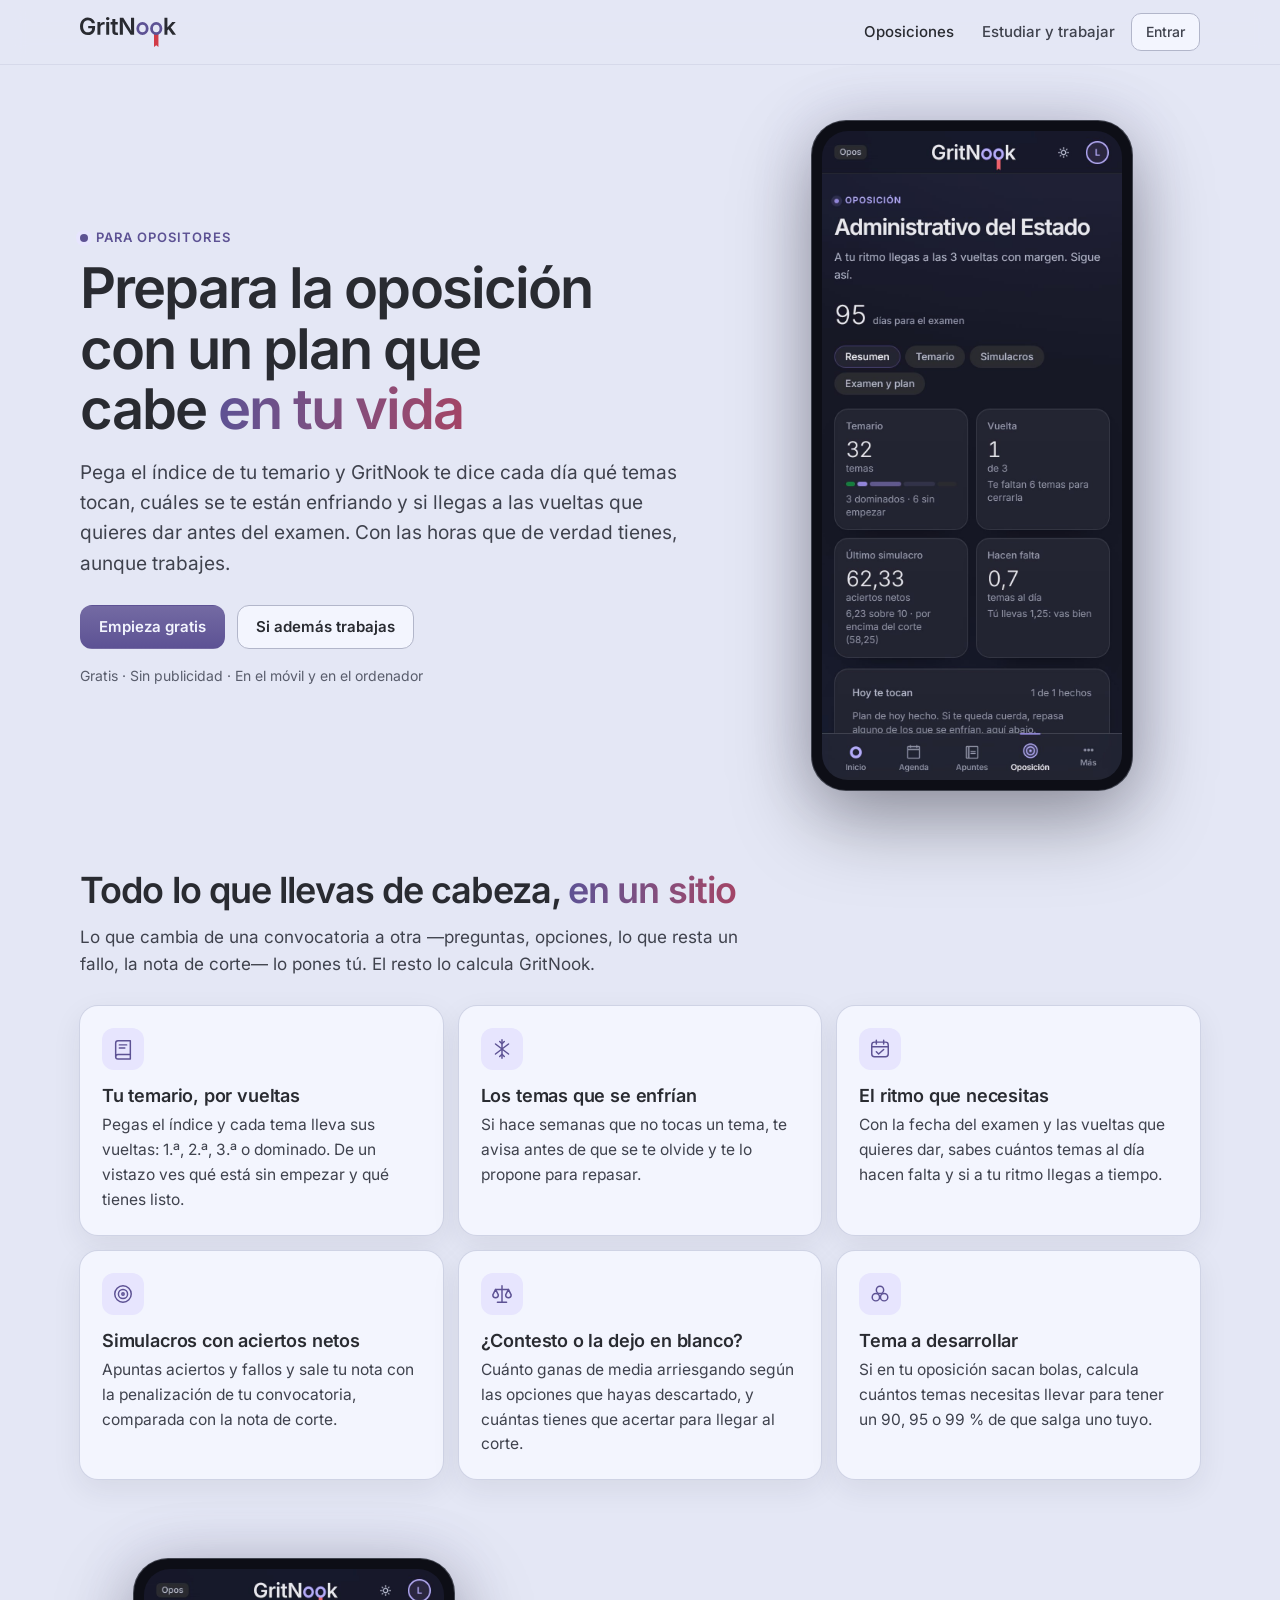
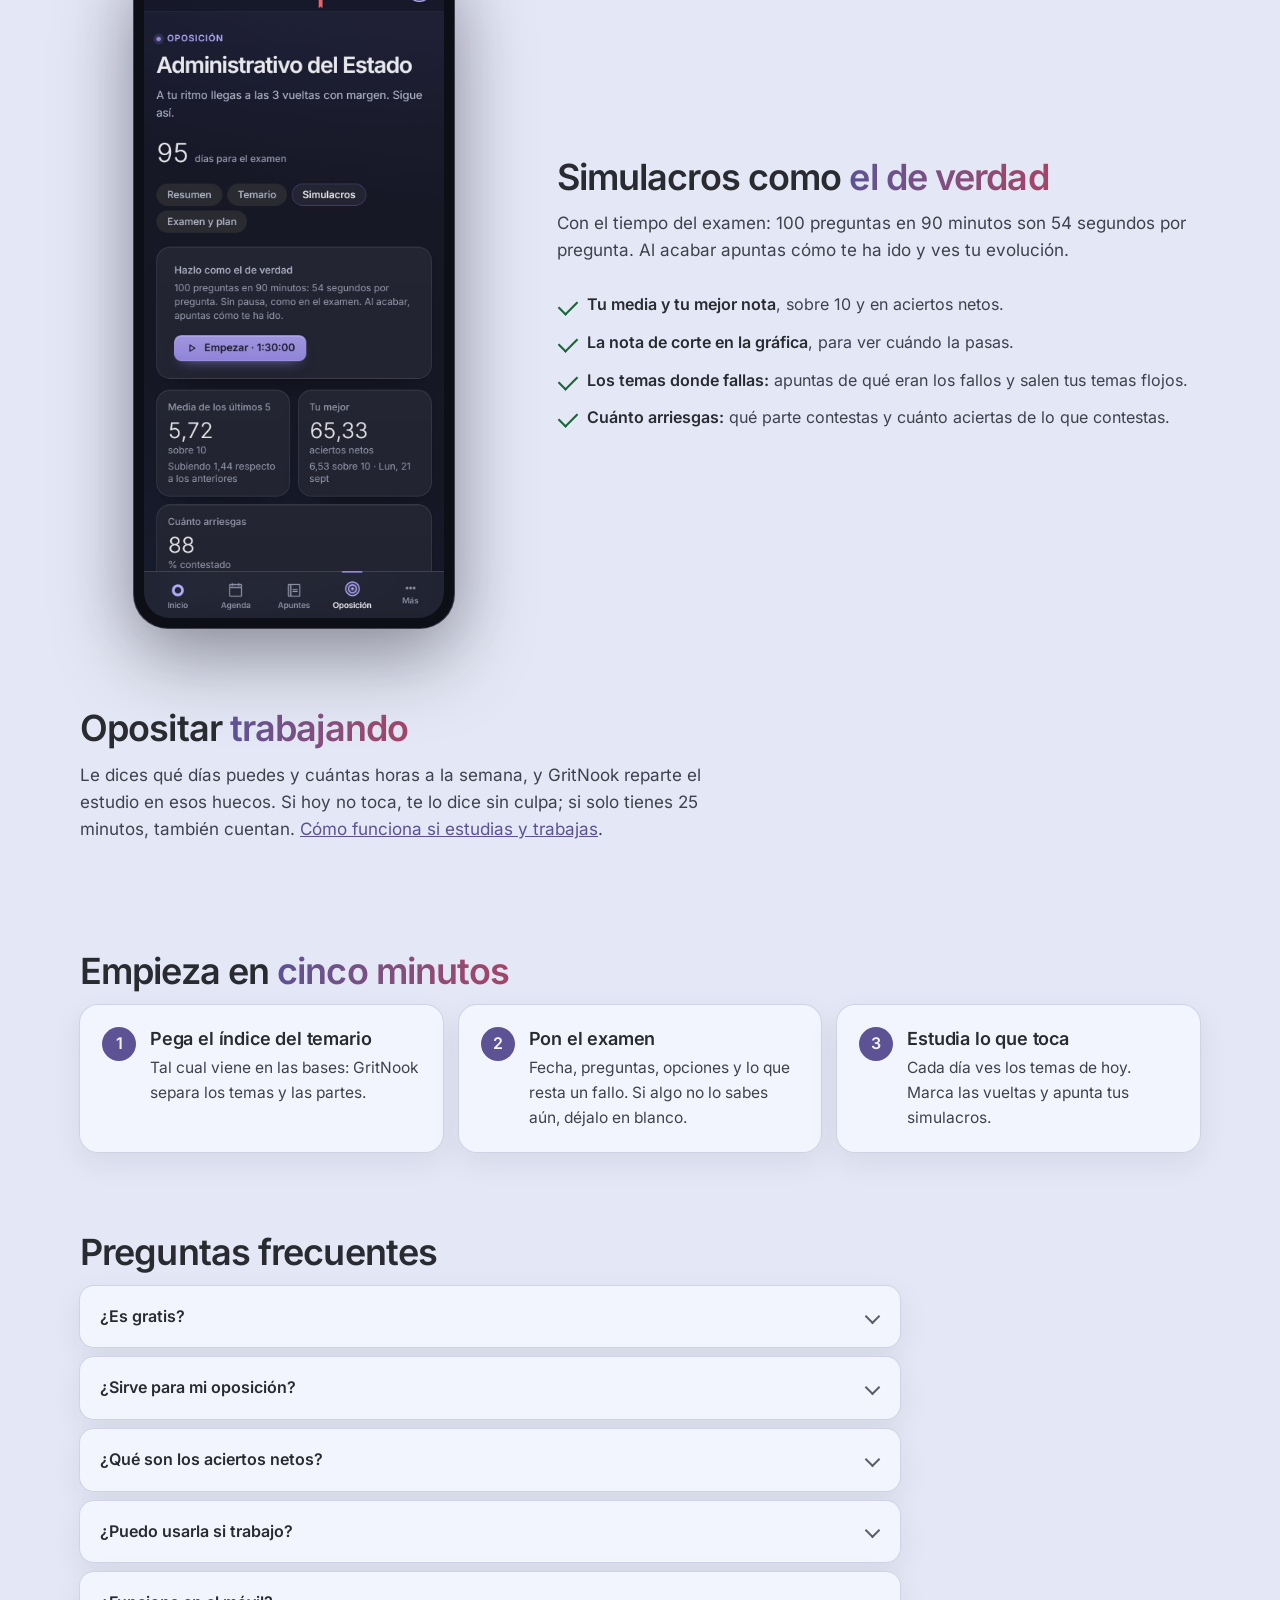
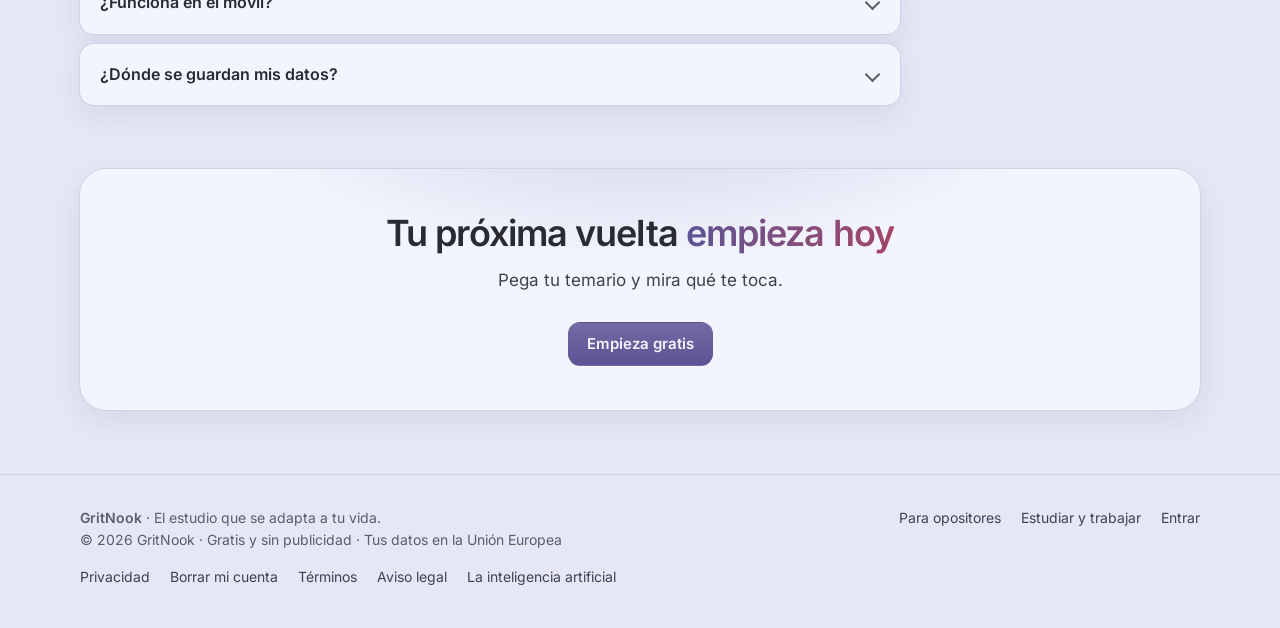
<file: oposiciones/index.html>
<!doctype html>
<html lang="es">
<head>
<meta charset="utf-8">
<meta name="viewport" content="width=device-width, initial-scale=1">
<title>App para opositores: temario, vueltas y simulacros | GritNook</title>
<meta name="description" content="Pega el índice del temario y GritNook te dice qué temas tocan cada día, cuáles se enfrían y si llegas a tus vueltas. Simulacros con aciertos netos. Gratis.">
<link rel="canonical" href="https://gritnook.com/oposiciones/">
<meta property="og:type" content="website">
<meta property="og:site_name" content="GritNook">
<meta property="og:locale" content="es_ES">
<meta property="og:title" content="GritNook para opositores: tu temario por vueltas y tus simulacros contra el corte">
<meta property="og:description" content="Pega el índice del temario y GritNook te dice qué temas tocan cada día, cuáles se enfrían y si llegas a tus vueltas. Simulacros con aciertos netos. Gratis.">
<meta property="og:url" content="https://gritnook.com/oposiciones/">
<meta property="og:image" content="https://gritnook.com/web/og.png">
<meta property="og:image:width" content="1200">
<meta property="og:image:height" content="630">
<meta property="og:image:alt" content="GritNook: el estudio que se adapta a tu vida">
<meta name="twitter:card" content="summary_large_image">
<meta name="theme-color" content="#161826">
<link rel="icon" href="/favicon.ico" sizes="16x16 32x32 48x48">
<link rel="icon" type="image/png" sizes="96x96" href="/iconos/icono-96.png">
<link rel="apple-touch-icon" href="/iconos/icono-180.png">
<link rel="preload" href="/fuentes/inter-latin-400-normal.woff2" as="font" type="font/woff2" crossorigin>
<link rel="preload" href="/fuentes/inter-latin-600-normal.woff2" as="font" type="font/woff2" crossorigin>
<link rel="stylesheet" href="/web/web.css?v=493aa138">
<script type="application/ld+json">{"@context":"https://schema.org","@graph":[{"@type":"Organization","@id":"https://gritnook.com/#org","name":"GritNook","url":"https://gritnook.com/","logo":"https://gritnook.com/iconos/icono-512.png"},{"@type":"WebApplication","@id":"https://gritnook.com/#app","name":"GritNook","url":"https://gritnook.com/","applicationCategory":"EducationalApplication","operatingSystem":"Web, Android, iOS, Windows, macOS","inLanguage":"es","isAccessibleForFree":true,"offers":{"@type":"Offer","price":"0","priceCurrency":"EUR"},"publisher":{"@id":"https://gritnook.com/#org"}},{"@type":"WebPage","@id":"https://gritnook.com/oposiciones/","url":"https://gritnook.com/oposiciones/","name":"GritNook para opositores","inLanguage":"es","about":{"@id":"https://gritnook.com/#app"}},{"@type":"FAQPage","mainEntity":[{"@type":"Question","name":"¿Es gratis?","acceptedAnswer":{"@type":"Answer","text":"Sí. GritNook es gratis y no tiene publicidad. Te haces una cuenta con tu correo y lo tuyo te sigue del móvil al ordenador."}},{"@type":"Question","name":"¿Sirve para mi oposición?","acceptedAnswer":{"@type":"Answer","text":"Sirve para cualquier oposición con temario: pegas el índice del tuyo y pones las reglas de tu convocatoria (preguntas, opciones, lo que resta un fallo y la nota de corte). Si tu examen tiene tema a desarrollar, también calcula las bolas."}},{"@type":"Question","name":"¿Qué son los aciertos netos?","acceptedAnswer":{"@type":"Answer","text":"Tus aciertos menos lo que te quitan los fallos. Con 4 opciones lo normal es que cada fallo reste 1/3: 70 aciertos y 18 fallos son 70 − 18 × 1/3 = 64 aciertos netos. Es la cifra que se compara con la nota de corte, y GritNook te la calcula en cada simulacro."}},{"@type":"Question","name":"¿Puedo usarla si trabajo?","acceptedAnswer":{"@type":"Answer","text":"Para eso está pensada. Le dices qué días puedes y cuántas horas a la semana, y el plan se ajusta a eso. Si hoy no te toca, te lo dice; si solo tienes 25 minutos, también cuentan."}},{"@type":"Question","name":"¿Funciona en el móvil?","acceptedAnswer":{"@type":"Answer","text":"Sí. Se abre en el navegador y se puede instalar como una app en Android, iPhone y el ordenador, sin pasar por ninguna tienda."}},{"@type":"Question","name":"¿Dónde se guardan mis datos?","acceptedAnswer":{"@type":"Answer","text":"En tu cuenta, en servidores de la Unión Europea (Irlanda). No se venden ni se usan para publicidad. Los detalles están en la política de privacidad."}}]}]}</script>
</head>
<body>
<a class="saltar" href="#contenido">Saltar al contenido</a>
<header class="cab"><div class="ancho">
  <a class="marca" href="/" aria-label="GritNook, ir a la app"><picture><source srcset="/marca/gritnook-claro.svg" media="(prefers-color-scheme: light)"><img src="/marca/gritnook-oscuro.svg" width="112" height="35" alt="GritNook"></picture></a>
  <nav aria-label="Principal"><a class="opc" href="/oposiciones/" aria-current="page">Oposiciones</a><a class="opc" href="/estudiar-y-trabajar/">Estudiar y trabajar</a><a class="btn" href="/">Entrar</a></nav>
</div></header>
<main id="contenido">
<div class="ancho">
<section class="hero">
  <div>
    <p class="eyebrow">Para opositores</p>
    <h1>Prepara la oposición con un plan que cabe <em>en tu vida</em></h1>
    <p class="lead">Pega el índice de tu temario y GritNook te dice cada día qué temas tocan, cuáles se te están enfriando y si llegas a las vueltas que quieres dar antes del examen. Con las horas que de verdad tienes, aunque trabajes.</p>
    <div class="acciones"><a class="btn primario" href="/">Empieza gratis</a><a class="btn" href="/estudiar-y-trabajar/">Si además trabajas</a></div>
    <p class="nota-pie">Gratis · Sin publicidad · En el móvil y en el ordenador</p>
  </div>
  <figure class="movil"><img src="/capturas/movil/oposicion.jpg" width="390" height="844" alt="La pantalla de oposición de GritNook: el temario por vueltas, el último simulacro en aciertos netos y los temas al día que hacen falta" fetchpriority="high"></figure>
</section>

<section>
  <h2>Todo lo que llevas de cabeza, <em>en un sitio</em></h2>
  <p class="sub">Lo que cambia de una convocatoria a otra —preguntas, opciones, lo que resta un fallo, la nota de corte— lo pones tú. El resto lo calcula GritNook.</p>
  <div class="rejilla">
    <div class="tarjeta"><span class="ico" aria-hidden="true"><svg viewBox="0 0 24 24"><path d="M4 5.5A2.5 2.5 0 0 1 6.5 3H20v15H6.5A2.5 2.5 0 0 0 4 20.5z"/><path d="M4 20.5A2.5 2.5 0 0 0 6.5 23H20v-5"/><path d="M8 7.5h8M8 11h6"/></svg></span><h3>Tu temario, por vueltas</h3><p>Pegas el índice y cada tema lleva sus vueltas: 1.ª, 2.ª, 3.ª o dominado. De un vistazo ves qué está sin empezar y qué tienes listo.</p></div>
    <div class="tarjeta"><span class="ico" aria-hidden="true"><svg viewBox="0 0 24 24"><path d="M12 2v20M4.9 6.5l14.2 11M19.1 6.5 4.9 17.5"/><path d="m9.5 3.8 2.5 2.4 2.5-2.4M9.5 20.2l2.5-2.4 2.5 2.4"/></svg></span><h3>Los temas que se enfrían</h3><p>Si hace semanas que no tocas un tema, te avisa antes de que se te olvide y te lo propone para repasar.</p></div>
    <div class="tarjeta"><span class="ico" aria-hidden="true"><svg viewBox="0 0 24 24"><rect x="3" y="4.5" width="18" height="16" rx="3"/><path d="M3 9.5h18M8 2.5v4M16 2.5v4"/><path d="m8 15 2.5 2.5L16 12.5"/></svg></span><h3>El ritmo que necesitas</h3><p>Con la fecha del examen y las vueltas que quieres dar, sabes cuántos temas al día hacen falta y si a tu ritmo llegas a tiempo.</p></div>
    <div class="tarjeta"><span class="ico" aria-hidden="true"><svg viewBox="0 0 24 24"><circle cx="12" cy="12" r="9"/><circle cx="12" cy="12" r="5"/><circle cx="12" cy="12" r="1.3"/></svg></span><h3>Simulacros con aciertos netos</h3><p>Apuntas aciertos y fallos y sale tu nota con la penalización de tu convocatoria, comparada con la nota de corte.</p></div>
    <div class="tarjeta"><span class="ico" aria-hidden="true"><svg viewBox="0 0 24 24"><path d="M12 3v18M7 21h10M5 7h14"/><path d="m5 7-3 6a3 3 0 0 0 6 0zM19 7l-3 6a3 3 0 0 0 6 0z"/></svg></span><h3>¿Contesto o la dejo en blanco?</h3><p>Cuánto ganas de media arriesgando según las opciones que hayas descartado, y cuántas tienes que acertar para llegar al corte.</p></div>
    <div class="tarjeta"><span class="ico" aria-hidden="true"><svg viewBox="0 0 24 24"><circle cx="7.5" cy="15.5" r="4"/><circle cx="16.5" cy="15.5" r="4"/><circle cx="12" cy="7.5" r="4"/></svg></span><h3>Tema a desarrollar</h3><p>Si en tu oposición sacan bolas, calcula cuántos temas necesitas llevar para tener un 90, 95 o 99 % de que salga uno tuyo.</p></div>
  </div>
</section>

<section class="doble">
  <figure class="movil"><img src="/capturas/movil/opo-simulacros.jpg" width="390" height="844" alt="Los simulacros en GritNook: la media de los últimos cinco, tu mejor nota en aciertos netos y cuánto arriesgas" loading="lazy"></figure>
  <div>
    <h2>Simulacros como <em>el de verdad</em></h2>
    <p class="sub">Con el tiempo del examen: 100 preguntas en 90 minutos son 54 segundos por pregunta. Al acabar apuntas cómo te ha ido y ves tu evolución.</p>
    <ul class="lista-ok">
      <li><strong>Tu media y tu mejor nota</strong>, sobre 10 y en aciertos netos.</li>
      <li><strong>La nota de corte en la gráfica</strong>, para ver cuándo la pasas.</li>
      <li><strong>Los temas donde fallas:</strong> apuntas de qué eran los fallos y salen tus temas flojos.</li>
      <li><strong>Cuánto arriesgas:</strong> qué parte contestas y cuánto aciertas de lo que contestas.</li>
    </ul>
  </div>
</section>

<section>
  <h2>Opositar <em>trabajando</em></h2>
  <p class="sub">Le dices qué días puedes y cuántas horas a la semana, y GritNook reparte el estudio en esos huecos. Si hoy no toca, te lo dice sin culpa; si solo tienes 25 minutos, también cuentan. <a href="/estudiar-y-trabajar/">Cómo funciona si estudias y trabajas</a>.</p>
</section>

<section>
  <h2>Empieza en <em>cinco minutos</em></h2>
  <ol class="pasos">
    <li><h3>Pega el índice del temario</h3><p>Tal cual viene en las bases: GritNook separa los temas y las partes.</p></li>
    <li><h3>Pon el examen</h3><p>Fecha, preguntas, opciones y lo que resta un fallo. Si algo no lo sabes aún, déjalo en blanco.</p></li>
    <li><h3>Estudia lo que toca</h3><p>Cada día ves los temas de hoy. Marca las vueltas y apunta tus simulacros.</p></li>
  </ol>
</section>

<section>
  <h2>Preguntas frecuentes</h2>
  <div class="faq"><details><summary>¿Es gratis?</summary><div><p>Sí. GritNook es gratis y no tiene publicidad. Te haces una cuenta con tu correo y lo tuyo te sigue del móvil al ordenador.</p></div></details><details><summary>¿Sirve para mi oposición?</summary><div><p>Sirve para cualquier oposición con temario: pegas el índice del tuyo y pones las reglas de tu convocatoria (preguntas, opciones, lo que resta un fallo y la nota de corte). Si tu examen tiene tema a desarrollar, también calcula las bolas.</p></div></details><details><summary>¿Qué son los aciertos netos?</summary><div><p>Tus aciertos menos lo que te quitan los fallos. Con 4 opciones lo normal es que cada fallo reste 1/3: 70 aciertos y 18 fallos son 70 − 18 × 1/3 = 64 aciertos netos. Es la cifra que se compara con la nota de corte, y GritNook te la calcula en cada simulacro.</p></div></details><details><summary>¿Puedo usarla si trabajo?</summary><div><p>Para eso está pensada. Le dices qué días puedes y cuántas horas a la semana, y el plan se ajusta a eso. Si hoy no te toca, te lo dice; si solo tienes 25 minutos, también cuentan.</p></div></details><details><summary>¿Funciona en el móvil?</summary><div><p>Sí. Se abre en el navegador y se puede instalar como una app en Android, iPhone y el ordenador, sin pasar por ninguna tienda.</p></div></details><details><summary>¿Dónde se guardan mis datos?</summary><div><p>En tu cuenta, en servidores de la Unión Europea (Irlanda). No se venden ni se usan para publicidad. Los detalles están en la <a href="/privacidad/">política de privacidad</a>.</p></div></details></div>
</section>

<section class="final">
  <h2>Tu próxima vuelta <em>empieza hoy</em></h2>
  <p class="sub">Pega tu temario y mira qué te toca.</p>
  <div class="acciones"><a class="btn primario" href="/">Empieza gratis</a></div>
</section>
</div>
</main>
<footer class="pie"><div class="ancho">
  <div><p><strong>GritNook</strong> · El estudio que se adapta a tu vida.</p><p>© 2026 GritNook · Gratis y sin publicidad · Tus datos en la Unión Europea</p></div>
  <nav aria-label="Qué es GritNook"><a href="/oposiciones/">Para opositores</a><a href="/estudiar-y-trabajar/">Estudiar y trabajar</a><a href="/">Entrar</a></nav>
  <nav aria-label="Legal"><a href="/privacidad/">Privacidad</a><a href="/borrar-cuenta/">Borrar mi cuenta</a><a href="/terminos/">Términos</a><a href="/aviso-legal/">Aviso legal</a><a href="/ia/">La inteligencia artificial</a></nav>
</div></footer>
</body>
</html>
</file>
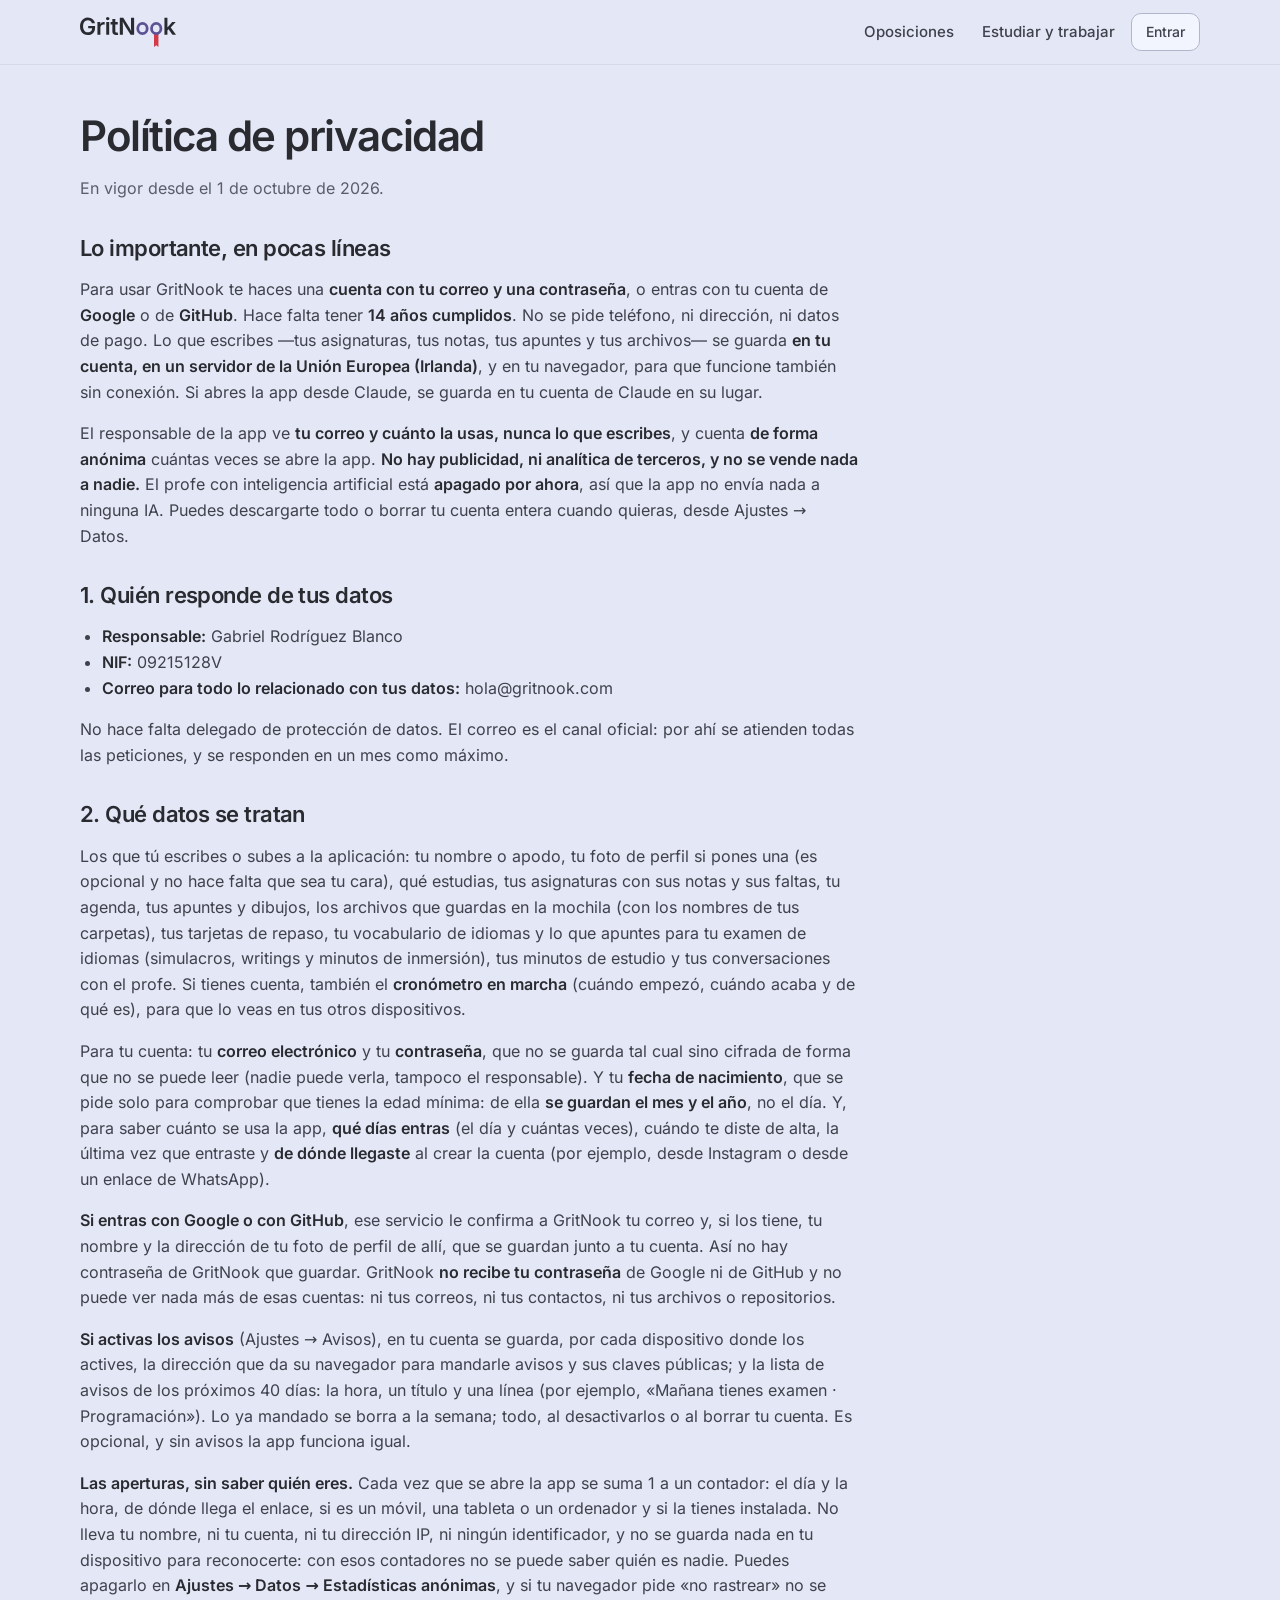
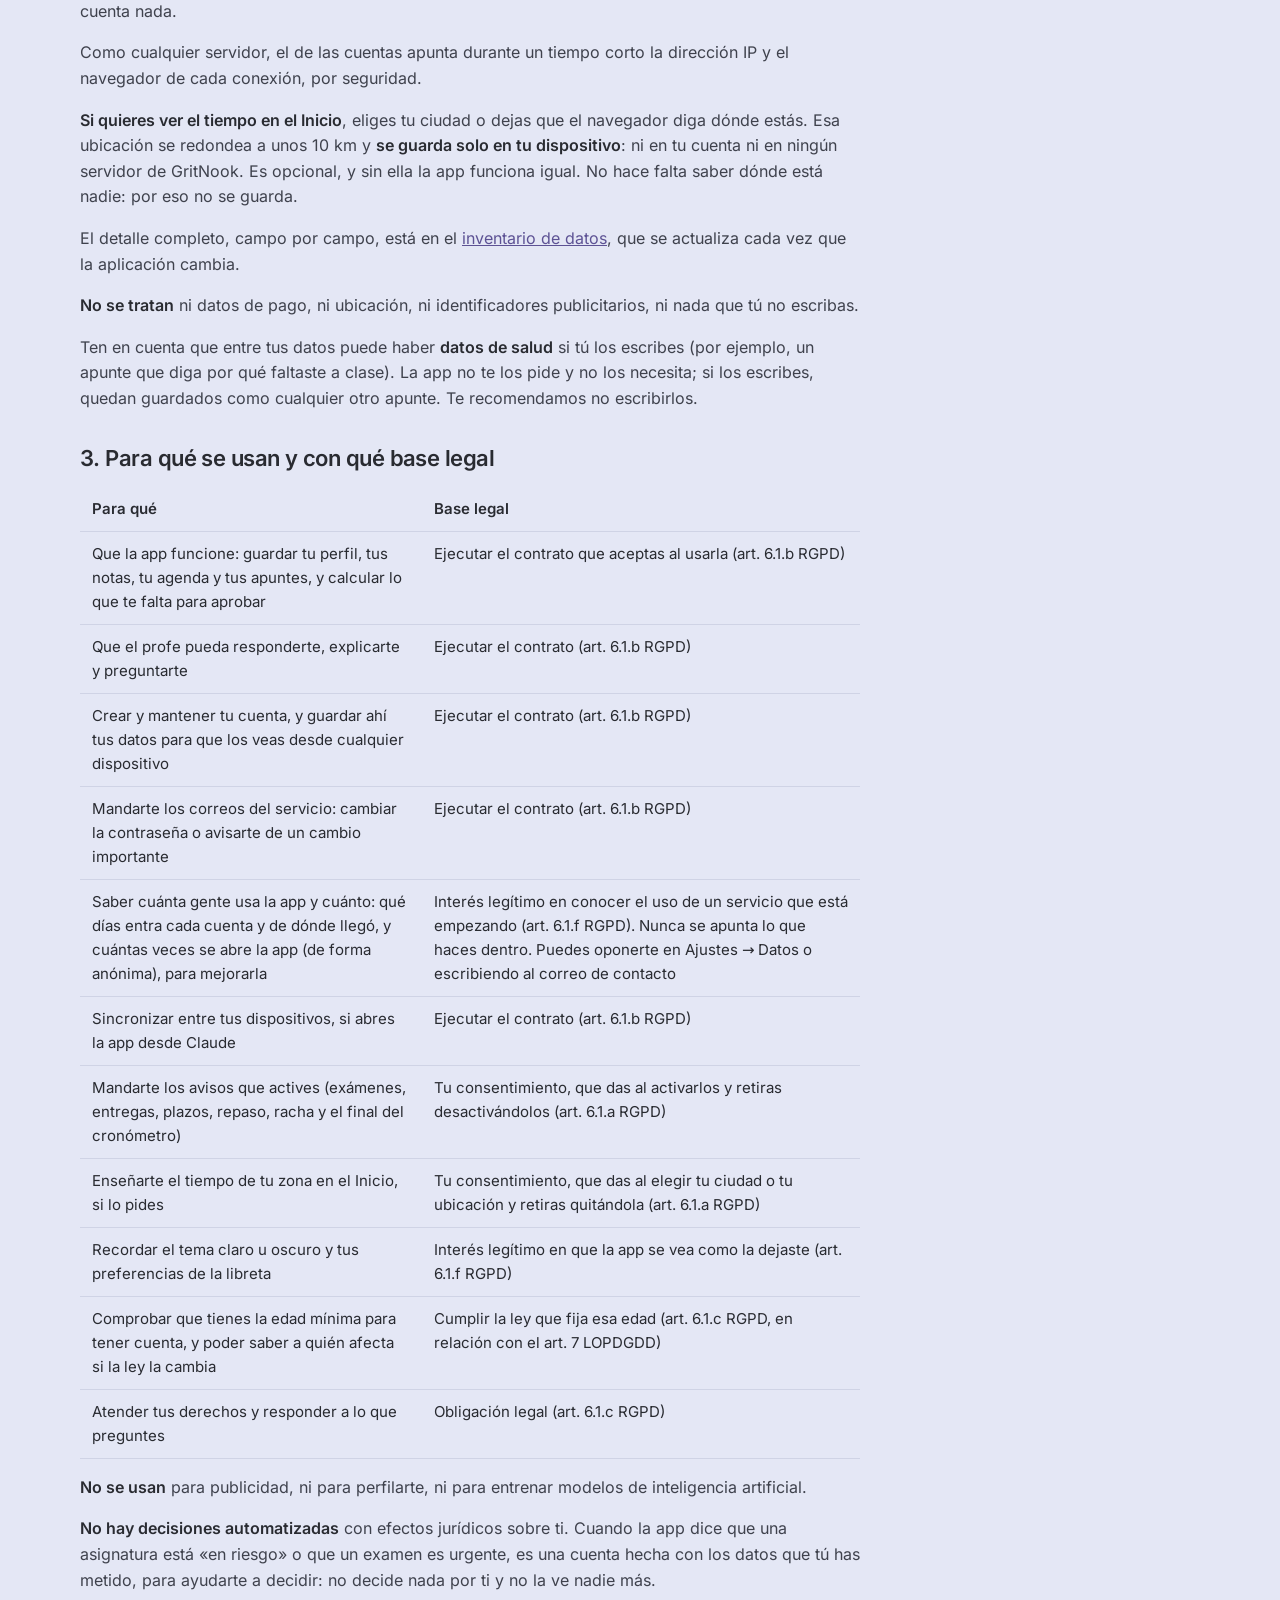
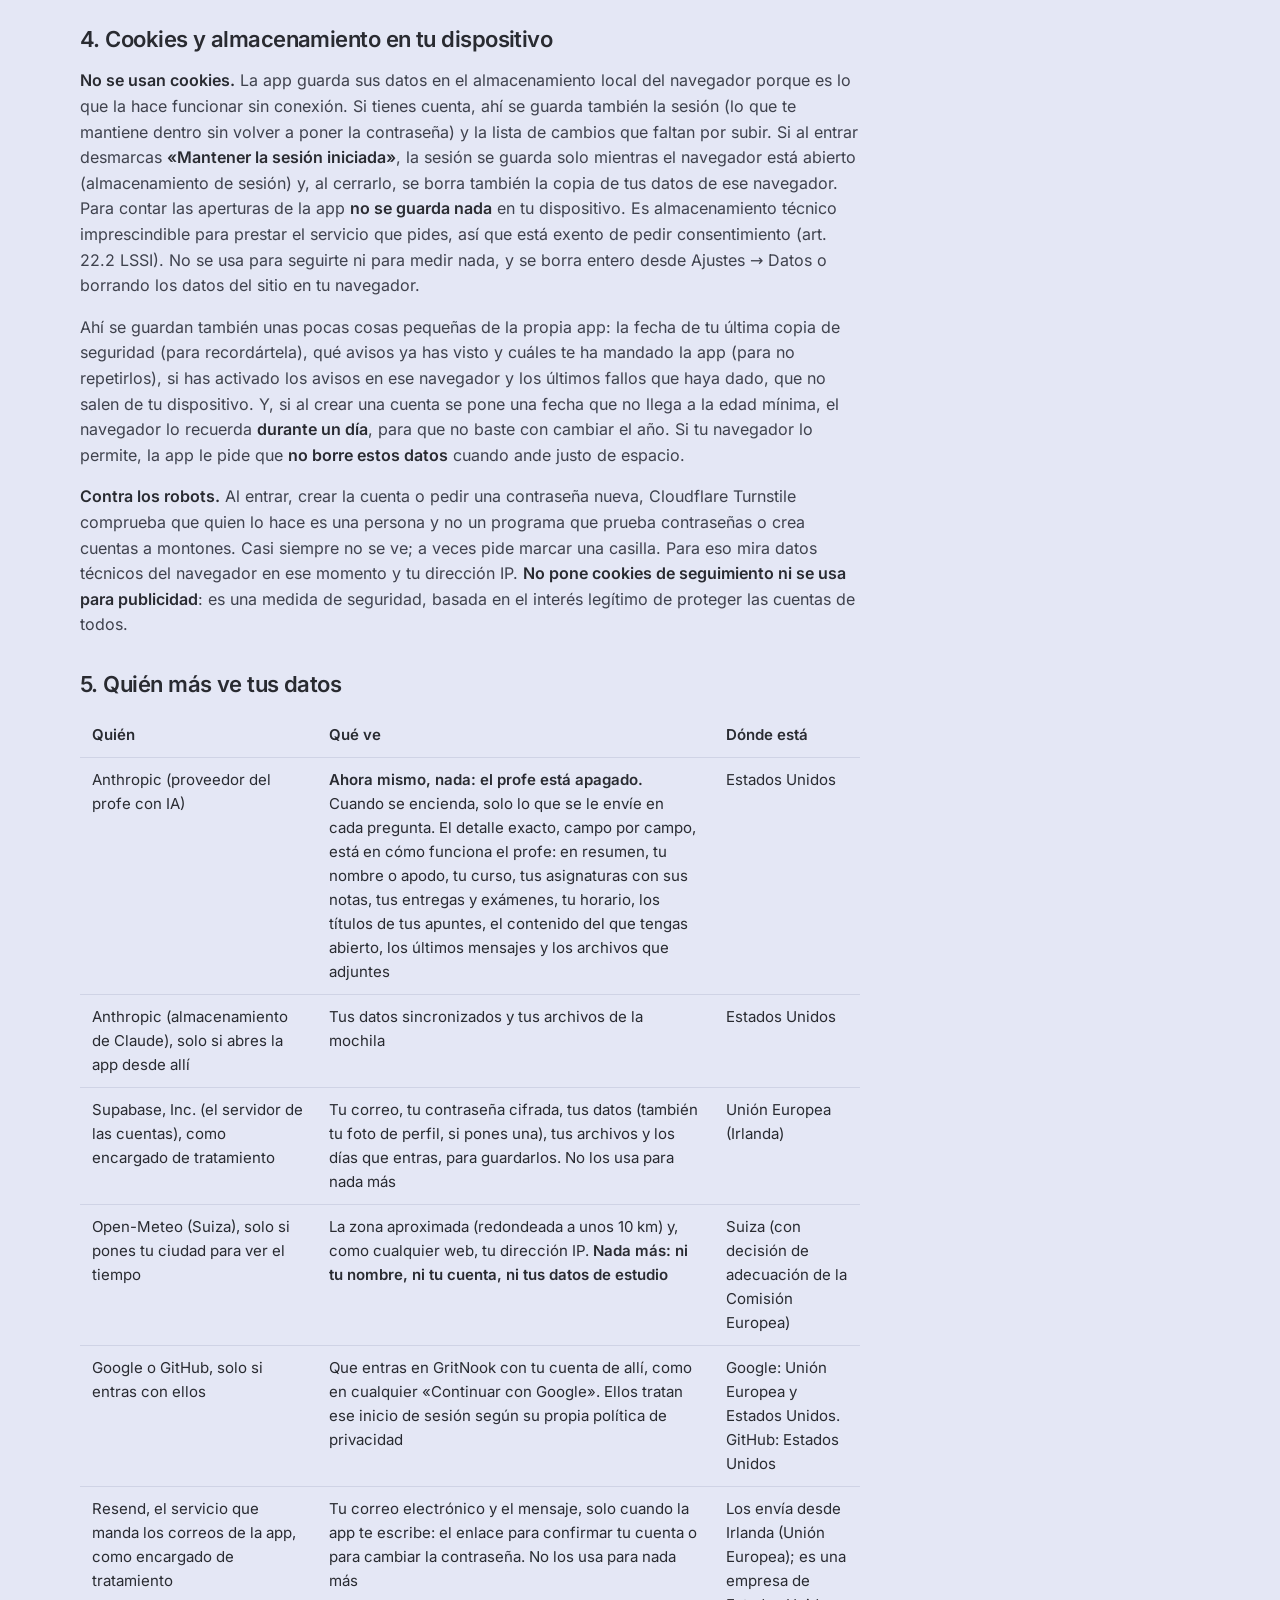
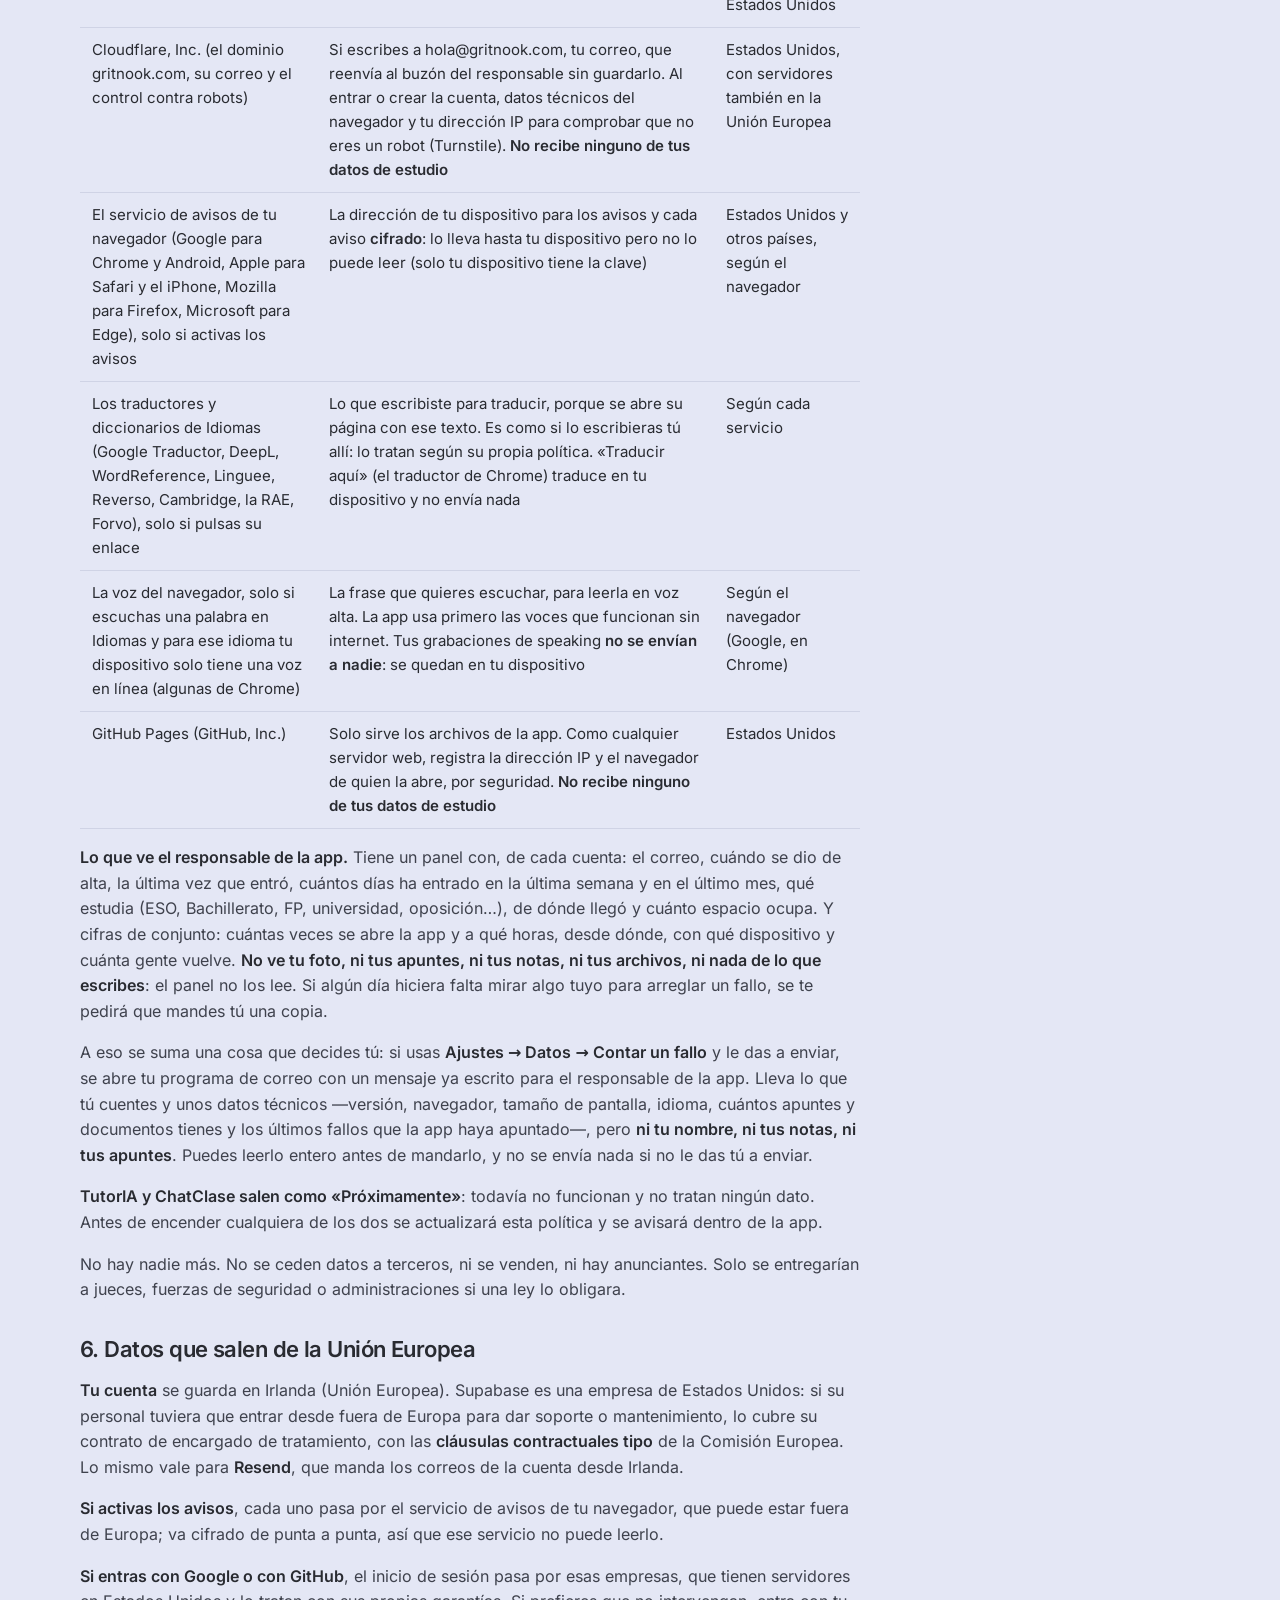
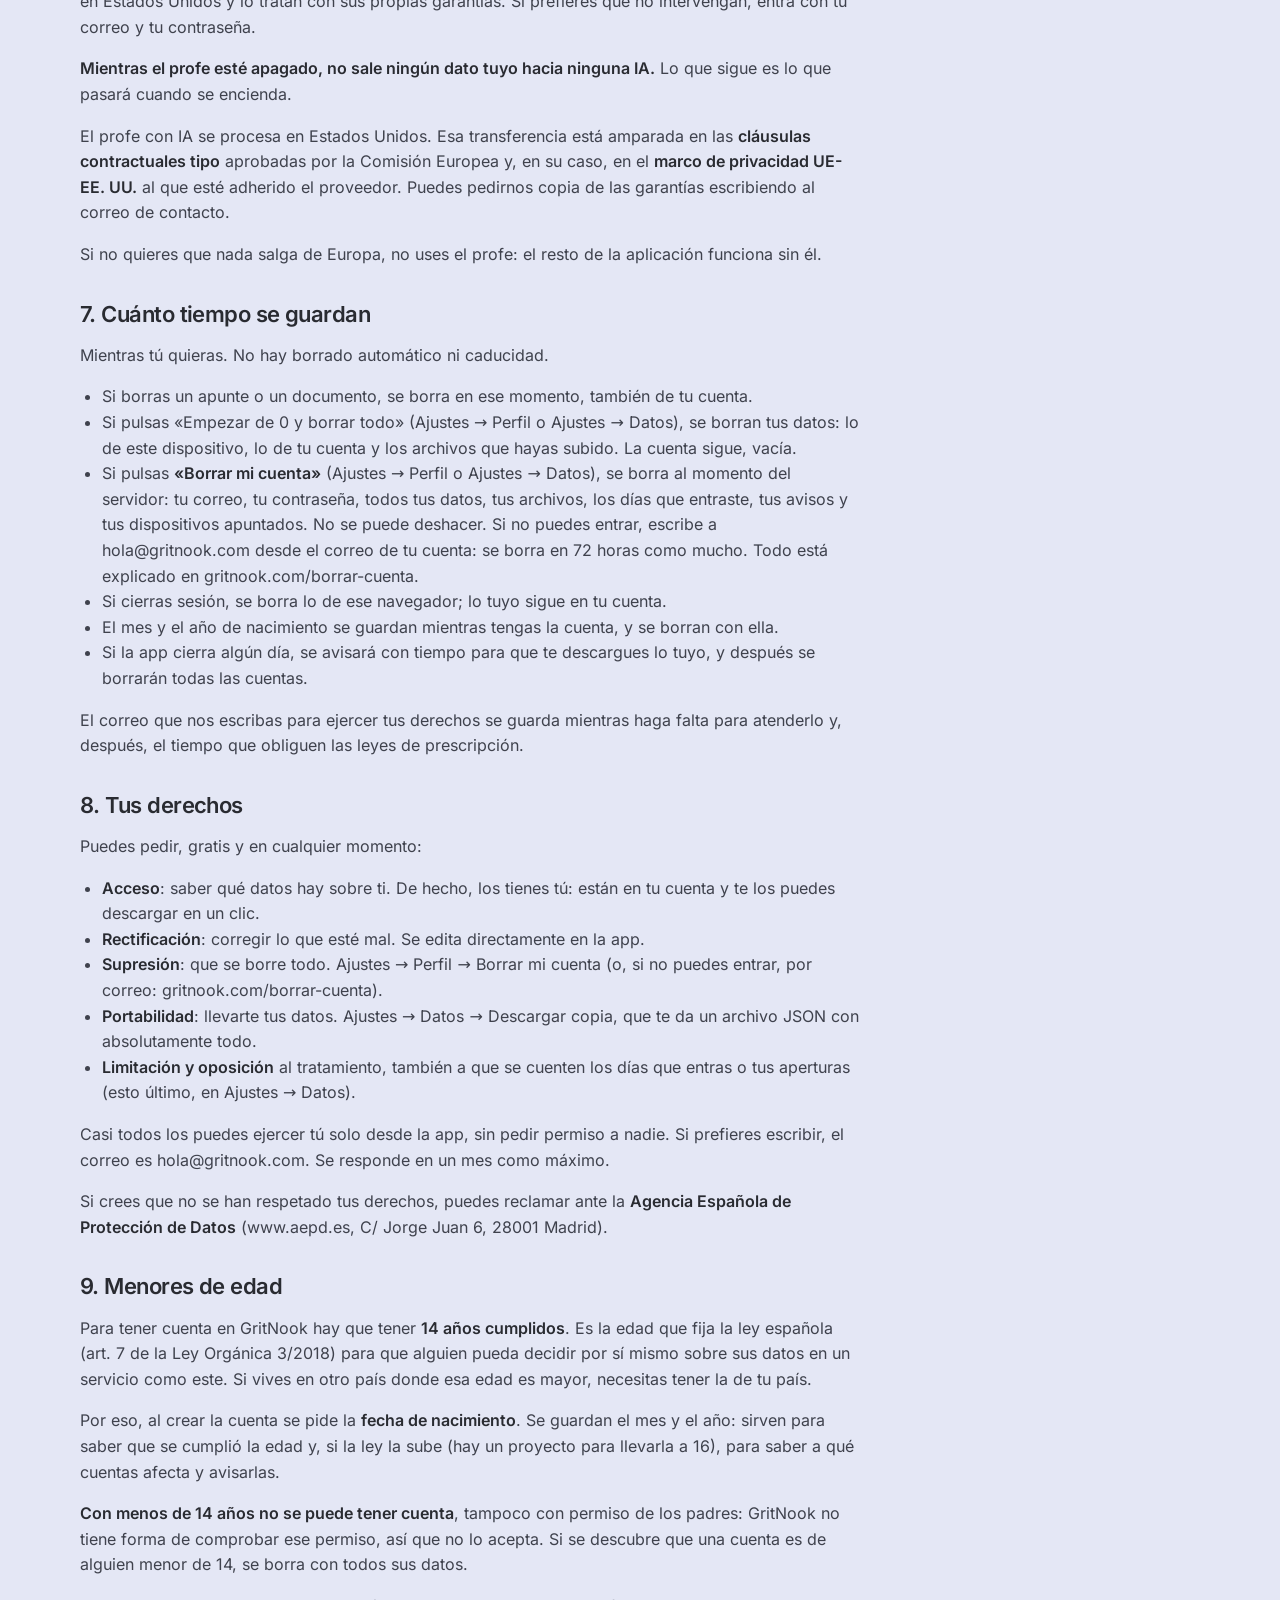
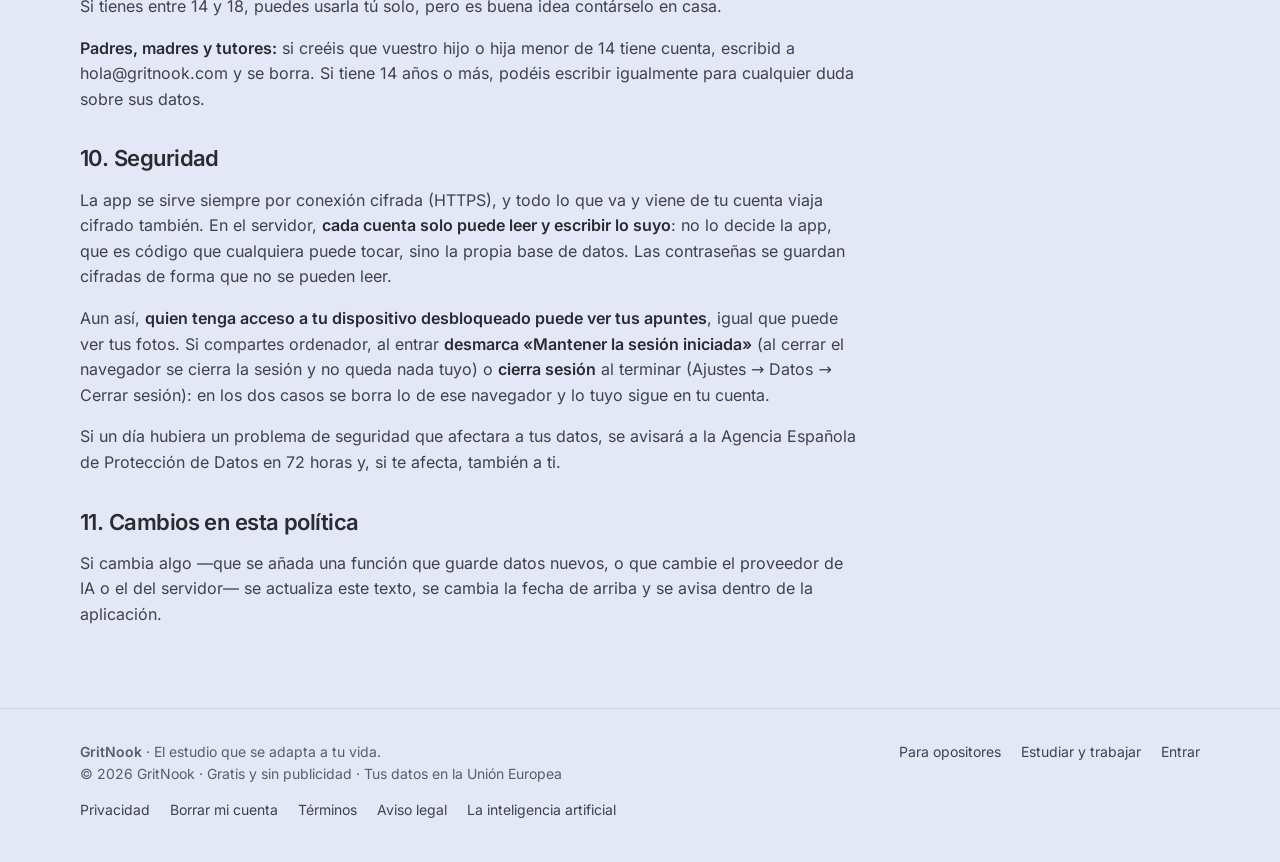
<file: privacidad/index.html>
<!doctype html>
<html lang="es">
<head>
<meta charset="utf-8">
<meta name="viewport" content="width=device-width, initial-scale=1">
<title>Política de privacidad · GritNook</title>
<meta name="description" content="Qué datos guarda GritNook, dónde viven, quién más los ve y cómo borrarlos.">
<link rel="canonical" href="https://gritnook.com/privacidad/">
<meta property="og:type" content="website">
<meta property="og:site_name" content="GritNook">
<meta property="og:locale" content="es_ES">
<meta property="og:title" content="Política de privacidad · GritNook">
<meta property="og:description" content="Qué datos guarda GritNook, dónde viven, quién más los ve y cómo borrarlos.">
<meta property="og:url" content="https://gritnook.com/privacidad/">
<meta property="og:image" content="https://gritnook.com/web/og.png">
<meta property="og:image:width" content="1200">
<meta property="og:image:height" content="630">
<meta property="og:image:alt" content="GritNook: el estudio que se adapta a tu vida">
<meta name="twitter:card" content="summary_large_image">
<meta name="theme-color" content="#161826">
<link rel="icon" href="/favicon.ico" sizes="16x16 32x32 48x48">
<link rel="icon" type="image/png" sizes="96x96" href="/iconos/icono-96.png">
<link rel="apple-touch-icon" href="/iconos/icono-180.png">
<link rel="preload" href="/fuentes/inter-latin-400-normal.woff2" as="font" type="font/woff2" crossorigin>
<link rel="preload" href="/fuentes/inter-latin-600-normal.woff2" as="font" type="font/woff2" crossorigin>
<link rel="stylesheet" href="/web/web.css?v=493aa138">
</head>
<body>
<a class="saltar" href="#contenido">Saltar al contenido</a>
<header class="cab"><div class="ancho">
  <a class="marca" href="/" aria-label="GritNook, ir a la app"><picture><source srcset="/marca/gritnook-claro.svg" media="(prefers-color-scheme: light)"><img src="/marca/gritnook-oscuro.svg" width="112" height="35" alt="GritNook"></picture></a>
  <nav aria-label="Principal"><a class="opc" href="/oposiciones/">Oposiciones</a><a class="opc" href="/estudiar-y-trabajar/">Estudiar y trabajar</a><a class="btn" href="/">Entrar</a></nav>
</div></header>
<main id="contenido">
<div class="ancho"><article class="papel"><h1>Política de privacidad</h1>
<p class="vigor">En vigor desde el 1 de octubre de 2026.</p>
<h2>Lo importante, en pocas líneas</h2>
<p>Para usar GritNook te haces una <strong>cuenta con tu correo y una contraseña</strong>, o entras con tu cuenta de <strong>Google</strong> o de <strong>GitHub</strong>. Hace falta tener <strong>14 años cumplidos</strong>. No se pide teléfono, ni dirección, ni datos de pago. Lo que escribes —tus asignaturas, tus notas, tus apuntes y tus archivos— se guarda <strong>en tu cuenta, en un servidor de la Unión Europea (Irlanda)</strong>, y en tu navegador, para que funcione también sin conexión. Si abres la app desde Claude, se guarda en tu cuenta de Claude en su lugar.</p>
<p>El responsable de la app ve <strong>tu correo y cuánto la usas, nunca lo que escribes</strong>, y cuenta <strong>de forma anónima</strong> cuántas veces se abre la app. <strong>No hay publicidad, ni analítica de terceros, y no se vende nada a nadie.</strong> El profe con inteligencia artificial está <strong>apagado por ahora</strong>, así que la app no envía nada a ninguna IA. Puedes descargarte todo o borrar tu cuenta entera cuando quieras, desde Ajustes → Datos.</p>
<h2>1. Quién responde de tus datos</h2>
<ul><li><strong>Responsable:</strong> Gabriel Rodríguez Blanco</li><li><strong>NIF:</strong> 09215128V</li><li><strong>Correo para todo lo relacionado con tus datos:</strong> hola@gritnook.com</li></ul>
<p>No hace falta delegado de protección de datos. El correo es el canal oficial: por ahí se atienden todas las peticiones, y se responden en un mes como máximo.</p>
<h2>2. Qué datos se tratan</h2>
<p>Los que tú escribes o subes a la aplicación: tu nombre o apodo, tu foto de perfil si pones una (es opcional y no hace falta que sea tu cara), qué estudias, tus asignaturas con sus notas y sus faltas, tu agenda, tus apuntes y dibujos, los archivos que guardas en la mochila (con los nombres de tus carpetas), tus tarjetas de repaso, tu vocabulario de idiomas y lo que apuntes para tu examen de idiomas (simulacros, writings y minutos de inmersión), tus minutos de estudio y tus conversaciones con el profe. Si tienes cuenta, también el <strong>cronómetro en marcha</strong> (cuándo empezó, cuándo acaba y de qué es), para que lo veas en tus otros dispositivos.</p>
<p>Para tu cuenta: tu <strong>correo electrónico</strong> y tu <strong>contraseña</strong>, que no se guarda tal cual sino cifrada de forma que no se puede leer (nadie puede verla, tampoco el responsable). Y tu <strong>fecha de nacimiento</strong>, que se pide solo para comprobar que tienes la edad mínima: de ella <strong>se guardan el mes y el año</strong>, no el día. Y, para saber cuánto se usa la app, <strong>qué días entras</strong> (el día y cuántas veces), cuándo te diste de alta, la última vez que entraste y <strong>de dónde llegaste</strong> al crear la cuenta (por ejemplo, desde Instagram o desde un enlace de WhatsApp).</p>
<p><strong>Si entras con Google o con GitHub</strong>, ese servicio le confirma a GritNook tu correo y, si los tiene, tu nombre y la dirección de tu foto de perfil de allí, que se guardan junto a tu cuenta. Así no hay contraseña de GritNook que guardar. GritNook <strong>no recibe tu contraseña</strong> de Google ni de GitHub y no puede ver nada más de esas cuentas: ni tus correos, ni tus contactos, ni tus archivos o repositorios.</p>
<p><strong>Si activas los avisos</strong> (Ajustes → Avisos), en tu cuenta se guarda, por cada dispositivo donde los actives, la dirección que da su navegador para mandarle avisos y sus claves públicas; y la lista de avisos de los próximos 40 días: la hora, un título y una línea (por ejemplo, «Mañana tienes examen · Programación»). Lo ya mandado se borra a la semana; todo, al desactivarlos o al borrar tu cuenta. Es opcional, y sin avisos la app funciona igual.</p>
<p><strong>Las aperturas, sin saber quién eres.</strong> Cada vez que se abre la app se suma 1 a un contador: el día y la hora, de dónde llega el enlace, si es un móvil, una tableta o un ordenador y si la tienes instalada. No lleva tu nombre, ni tu cuenta, ni tu dirección IP, ni ningún identificador, y no se guarda nada en tu dispositivo para reconocerte: con esos contadores no se puede saber quién es nadie. Puedes apagarlo en <strong>Ajustes → Datos → Estadísticas anónimas</strong>, y si tu navegador pide «no rastrear» no se cuenta nada.</p>
<p>Como cualquier servidor, el de las cuentas apunta durante un tiempo corto la dirección IP y el navegador de cada conexión, por seguridad.</p>
<p><strong>Si quieres ver el tiempo en el Inicio</strong>, eliges tu ciudad o dejas que el navegador diga dónde estás. Esa ubicación se redondea a unos 10 km y <strong>se guarda solo en tu dispositivo</strong>: ni en tu cuenta ni en ningún servidor de GritNook. Es opcional, y sin ella la app funciona igual. No hace falta saber dónde está nadie: por eso no se guarda.</p>
<p>El detalle completo, campo por campo, está en el <a href="https://github.com/Gabriel15gabi/gritnook/blob/main/DATOS.md">inventario de datos</a>, que se actualiza cada vez que la aplicación cambia.</p>
<p><strong>No se tratan</strong> ni datos de pago, ni ubicación, ni identificadores publicitarios, ni nada que tú no escribas.</p>
<p>Ten en cuenta que entre tus datos puede haber <strong>datos de salud</strong> si tú los escribes (por ejemplo, un apunte que diga por qué faltaste a clase). La app no te los pide y no los necesita; si los escribes, quedan guardados como cualquier otro apunte. Te recomendamos no escribirlos.</p>
<h2>3. Para qué se usan y con qué base legal</h2>
<div class="tabla"><table><thead><tr><th>Para qué</th><th>Base legal</th></tr></thead><tbody><tr><td>Que la app funcione: guardar tu perfil, tus notas, tu agenda y tus apuntes, y calcular lo que te falta para aprobar</td><td>Ejecutar el contrato que aceptas al usarla (art. 6.1.b RGPD)</td></tr><tr><td>Que el profe pueda responderte, explicarte y preguntarte</td><td>Ejecutar el contrato (art. 6.1.b RGPD)</td></tr><tr><td>Crear y mantener tu cuenta, y guardar ahí tus datos para que los veas desde cualquier dispositivo</td><td>Ejecutar el contrato (art. 6.1.b RGPD)</td></tr><tr><td>Mandarte los correos del servicio: cambiar la contraseña o avisarte de un cambio importante</td><td>Ejecutar el contrato (art. 6.1.b RGPD)</td></tr><tr><td>Saber cuánta gente usa la app y cuánto: qué días entra cada cuenta y de dónde llegó, y cuántas veces se abre la app (de forma anónima), para mejorarla</td><td>Interés legítimo en conocer el uso de un servicio que está empezando (art. 6.1.f RGPD). Nunca se apunta lo que haces dentro. Puedes oponerte en Ajustes → Datos o escribiendo al correo de contacto</td></tr><tr><td>Sincronizar entre tus dispositivos, si abres la app desde Claude</td><td>Ejecutar el contrato (art. 6.1.b RGPD)</td></tr><tr><td>Mandarte los avisos que actives (exámenes, entregas, plazos, repaso, racha y el final del cronómetro)</td><td>Tu consentimiento, que das al activarlos y retiras desactivándolos (art. 6.1.a RGPD)</td></tr><tr><td>Enseñarte el tiempo de tu zona en el Inicio, si lo pides</td><td>Tu consentimiento, que das al elegir tu ciudad o tu ubicación y retiras quitándola (art. 6.1.a RGPD)</td></tr><tr><td>Recordar el tema claro u oscuro y tus preferencias de la libreta</td><td>Interés legítimo en que la app se vea como la dejaste (art. 6.1.f RGPD)</td></tr><tr><td>Comprobar que tienes la edad mínima para tener cuenta, y poder saber a quién afecta si la ley la cambia</td><td>Cumplir la ley que fija esa edad (art. 6.1.c RGPD, en relación con el art. 7 LOPDGDD)</td></tr><tr><td>Atender tus derechos y responder a lo que preguntes</td><td>Obligación legal (art. 6.1.c RGPD)</td></tr></tbody></table></div>
<p><strong>No se usan</strong> para publicidad, ni para perfilarte, ni para entrenar modelos de inteligencia artificial.</p>
<p><strong>No hay decisiones automatizadas</strong> con efectos jurídicos sobre ti. Cuando la app dice que una asignatura está «en riesgo» o que un examen es urgente, es una cuenta hecha con los datos que tú has metido, para ayudarte a decidir: no decide nada por ti y no la ve nadie más.</p>
<h2>4. Cookies y almacenamiento en tu dispositivo</h2>
<p><strong>No se usan cookies.</strong> La app guarda sus datos en el almacenamiento local del navegador porque es lo que la hace funcionar sin conexión. Si tienes cuenta, ahí se guarda también la sesión (lo que te mantiene dentro sin volver a poner la contraseña) y la lista de cambios que faltan por subir. Si al entrar desmarcas <strong>«Mantener la sesión iniciada»</strong>, la sesión se guarda solo mientras el navegador está abierto (almacenamiento de sesión) y, al cerrarlo, se borra también la copia de tus datos de ese navegador. Para contar las aperturas de la app <strong>no se guarda nada</strong> en tu dispositivo. Es almacenamiento técnico imprescindible para prestar el servicio que pides, así que está exento de pedir consentimiento (art. 22.2 LSSI). No se usa para seguirte ni para medir nada, y se borra entero desde Ajustes → Datos o borrando los datos del sitio en tu navegador.</p>
<p>Ahí se guardan también unas pocas cosas pequeñas de la propia app: la fecha de tu última copia de seguridad (para recordártela), qué avisos ya has visto y cuáles te ha mandado la app (para no repetirlos), si has activado los avisos en ese navegador y los últimos fallos que haya dado, que no salen de tu dispositivo. Y, si al crear una cuenta se pone una fecha que no llega a la edad mínima, el navegador lo recuerda <strong>durante un día</strong>, para que no baste con cambiar el año. Si tu navegador lo permite, la app le pide que <strong>no borre estos datos</strong> cuando ande justo de espacio.</p>
<p><strong>Contra los robots.</strong> Al entrar, crear la cuenta o pedir una contraseña nueva, Cloudflare Turnstile comprueba que quien lo hace es una persona y no un programa que prueba contraseñas o crea cuentas a montones. Casi siempre no se ve; a veces pide marcar una casilla. Para eso mira datos técnicos del navegador en ese momento y tu dirección IP. <strong>No pone cookies de seguimiento ni se usa para publicidad</strong>: es una medida de seguridad, basada en el interés legítimo de proteger las cuentas de todos.</p>
<h2>5. Quién más ve tus datos</h2>
<div class="tabla"><table><thead><tr><th>Quién</th><th>Qué ve</th><th>Dónde está</th></tr></thead><tbody><tr><td>Anthropic (proveedor del profe con IA)</td><td><strong>Ahora mismo, nada: el profe está apagado.</strong> Cuando se encienda, solo lo que se le envíe en cada pregunta. El detalle exacto, campo por campo, está en cómo funciona el profe: en resumen, tu nombre o apodo, tu curso, tus asignaturas con sus notas, tus entregas y exámenes, tu horario, los títulos de tus apuntes, el contenido del que tengas abierto, los últimos mensajes y los archivos que adjuntes</td><td>Estados Unidos</td></tr><tr><td>Anthropic (almacenamiento de Claude), solo si abres la app desde allí</td><td>Tus datos sincronizados y tus archivos de la mochila</td><td>Estados Unidos</td></tr><tr><td>Supabase, Inc. (el servidor de las cuentas), como encargado de tratamiento</td><td>Tu correo, tu contraseña cifrada, tus datos (también tu foto de perfil, si pones una), tus archivos y los días que entras, para guardarlos. No los usa para nada más</td><td>Unión Europea (Irlanda)</td></tr><tr><td>Open-Meteo (Suiza), solo si pones tu ciudad para ver el tiempo</td><td>La zona aproximada (redondeada a unos 10 km) y, como cualquier web, tu dirección IP. <strong>Nada más: ni tu nombre, ni tu cuenta, ni tus datos de estudio</strong></td><td>Suiza (con decisión de adecuación de la Comisión Europea)</td></tr><tr><td>Google o GitHub, solo si entras con ellos</td><td>Que entras en GritNook con tu cuenta de allí, como en cualquier «Continuar con Google». Ellos tratan ese inicio de sesión según su propia política de privacidad</td><td>Google: Unión Europea y Estados Unidos. GitHub: Estados Unidos</td></tr><tr><td>Resend, el servicio que manda los correos de la app, como encargado de tratamiento</td><td>Tu correo electrónico y el mensaje, solo cuando la app te escribe: el enlace para confirmar tu cuenta o para cambiar la contraseña. No los usa para nada más</td><td>Los envía desde Irlanda (Unión Europea); es una empresa de Estados Unidos</td></tr><tr><td>Cloudflare, Inc. (el dominio gritnook.com, su correo y el control contra robots)</td><td>Si escribes a hola@gritnook.com, tu correo, que reenvía al buzón del responsable sin guardarlo. Al entrar o crear la cuenta, datos técnicos del navegador y tu dirección IP para comprobar que no eres un robot (Turnstile). <strong>No recibe ninguno de tus datos de estudio</strong></td><td>Estados Unidos, con servidores también en la Unión Europea</td></tr><tr><td>El servicio de avisos de tu navegador (Google para Chrome y Android, Apple para Safari y el iPhone, Mozilla para Firefox, Microsoft para Edge), solo si activas los avisos</td><td>La dirección de tu dispositivo para los avisos y cada aviso <strong>cifrado</strong>: lo lleva hasta tu dispositivo pero no lo puede leer (solo tu dispositivo tiene la clave)</td><td>Estados Unidos y otros países, según el navegador</td></tr><tr><td>Los traductores y diccionarios de Idiomas (Google Traductor, DeepL, WordReference, Linguee, Reverso, Cambridge, la RAE, Forvo), solo si pulsas su enlace</td><td>Lo que escribiste para traducir, porque se abre su página con ese texto. Es como si lo escribieras tú allí: lo tratan según su propia política. «Traducir aquí» (el traductor de Chrome) traduce en tu dispositivo y no envía nada</td><td>Según cada servicio</td></tr><tr><td>La voz del navegador, solo si escuchas una palabra en Idiomas y para ese idioma tu dispositivo solo tiene una voz en línea (algunas de Chrome)</td><td>La frase que quieres escuchar, para leerla en voz alta. La app usa primero las voces que funcionan sin internet. Tus grabaciones de speaking <strong>no se envían a nadie</strong>: se quedan en tu dispositivo</td><td>Según el navegador (Google, en Chrome)</td></tr><tr><td>GitHub Pages (GitHub, Inc.)</td><td>Solo sirve los archivos de la app. Como cualquier servidor web, registra la dirección IP y el navegador de quien la abre, por seguridad. <strong>No recibe ninguno de tus datos de estudio</strong></td><td>Estados Unidos</td></tr></tbody></table></div>
<p><strong>Lo que ve el responsable de la app.</strong> Tiene un panel con, de cada cuenta: el correo, cuándo se dio de alta, la última vez que entró, cuántos días ha entrado en la última semana y en el último mes, qué estudia (ESO, Bachillerato, FP, universidad, oposición…), de dónde llegó y cuánto espacio ocupa. Y cifras de conjunto: cuántas veces se abre la app y a qué horas, desde dónde, con qué dispositivo y cuánta gente vuelve. <strong>No ve tu foto, ni tus apuntes, ni tus notas, ni tus archivos, ni nada de lo que escribes</strong>: el panel no los lee. Si algún día hiciera falta mirar algo tuyo para arreglar un fallo, se te pedirá que mandes tú una copia.</p>
<p>A eso se suma una cosa que decides tú: si usas <strong>Ajustes → Datos → Contar un fallo</strong> y le das a enviar, se abre tu programa de correo con un mensaje ya escrito para el responsable de la app. Lleva lo que tú cuentes y unos datos técnicos —versión, navegador, tamaño de pantalla, idioma, cuántos apuntes y documentos tienes y los últimos fallos que la app haya apuntado—, pero <strong>ni tu nombre, ni tus notas, ni tus apuntes</strong>. Puedes leerlo entero antes de mandarlo, y no se envía nada si no le das tú a enviar.</p>
<p><strong>TutorIA y ChatClase salen como «Próximamente»</strong>: todavía no funcionan y no tratan ningún dato. Antes de encender cualquiera de los dos se actualizará esta política y se avisará dentro de la app.</p>
<p>No hay nadie más. No se ceden datos a terceros, ni se venden, ni hay anunciantes. Solo se entregarían a jueces, fuerzas de seguridad o administraciones si una ley lo obligara.</p>
<h2>6. Datos que salen de la Unión Europea</h2>
<p><strong>Tu cuenta</strong> se guarda en Irlanda (Unión Europea). Supabase es una empresa de Estados Unidos: si su personal tuviera que entrar desde fuera de Europa para dar soporte o mantenimiento, lo cubre su contrato de encargado de tratamiento, con las <strong>cláusulas contractuales tipo</strong> de la Comisión Europea. Lo mismo vale para <strong>Resend</strong>, que manda los correos de la cuenta desde Irlanda.</p>
<p><strong>Si activas los avisos</strong>, cada uno pasa por el servicio de avisos de tu navegador, que puede estar fuera de Europa; va cifrado de punta a punta, así que ese servicio no puede leerlo.</p>
<p><strong>Si entras con Google o con GitHub</strong>, el inicio de sesión pasa por esas empresas, que tienen servidores en Estados Unidos y lo tratan con sus propias garantías. Si prefieres que no intervengan, entra con tu correo y tu contraseña.</p>
<p><strong>Mientras el profe esté apagado, no sale ningún dato tuyo hacia ninguna IA.</strong> Lo que sigue es lo que pasará cuando se encienda.</p>
<p>El profe con IA se procesa en Estados Unidos. Esa transferencia está amparada en las <strong>cláusulas contractuales tipo</strong> aprobadas por la Comisión Europea y, en su caso, en el <strong>marco de privacidad UE-EE. UU.</strong> al que esté adherido el proveedor. Puedes pedirnos copia de las garantías escribiendo al correo de contacto.</p>
<p>Si no quieres que nada salga de Europa, no uses el profe: el resto de la aplicación funciona sin él.</p>
<h2>7. Cuánto tiempo se guardan</h2>
<p>Mientras tú quieras. No hay borrado automático ni caducidad.</p>
<ul><li>Si borras un apunte o un documento, se borra en ese momento, también de tu cuenta.</li><li>Si pulsas «Empezar de 0 y borrar todo» (Ajustes → Perfil o Ajustes → Datos), se borran tus datos: lo de este dispositivo, lo de tu cuenta y los archivos que hayas subido. La cuenta sigue, vacía.</li><li>Si pulsas <strong>«Borrar mi cuenta»</strong> (Ajustes → Perfil o Ajustes → Datos), se borra al momento del servidor: tu correo, tu contraseña, todos tus datos, tus archivos, los días que entraste, tus avisos y tus dispositivos apuntados. No se puede deshacer. Si no puedes entrar, escribe a hola@gritnook.com desde el correo de tu cuenta: se borra en 72 horas como mucho. Todo está explicado en gritnook.com/borrar-cuenta.</li><li>Si cierras sesión, se borra lo de ese navegador; lo tuyo sigue en tu cuenta.</li><li>El mes y el año de nacimiento se guardan mientras tengas la cuenta, y se borran con ella.</li><li>Si la app cierra algún día, se avisará con tiempo para que te descargues lo tuyo, y después se borrarán todas las cuentas.</li></ul>
<p>El correo que nos escribas para ejercer tus derechos se guarda mientras haga falta para atenderlo y, después, el tiempo que obliguen las leyes de prescripción.</p>
<h2>8. Tus derechos</h2>
<p>Puedes pedir, gratis y en cualquier momento:</p>
<ul><li><strong>Acceso</strong>: saber qué datos hay sobre ti. De hecho, los tienes tú: están en tu cuenta y te los puedes descargar en un clic.</li><li><strong>Rectificación</strong>: corregir lo que esté mal. Se edita directamente en la app.</li><li><strong>Supresión</strong>: que se borre todo. Ajustes → Perfil → Borrar mi cuenta (o, si no puedes entrar, por correo: gritnook.com/borrar-cuenta).</li><li><strong>Portabilidad</strong>: llevarte tus datos. Ajustes → Datos → Descargar copia, que te da un archivo JSON con absolutamente todo.</li><li><strong>Limitación y oposición</strong> al tratamiento, también a que se cuenten los días que entras o tus aperturas (esto último, en Ajustes → Datos).</li></ul>
<p>Casi todos los puedes ejercer tú solo desde la app, sin pedir permiso a nadie. Si prefieres escribir, el correo es hola@gritnook.com. Se responde en un mes como máximo.</p>
<p>Si crees que no se han respetado tus derechos, puedes reclamar ante la <strong>Agencia Española de Protección de Datos</strong> (www.aepd.es, C/ Jorge Juan 6, 28001 Madrid).</p>
<h2>9. Menores de edad</h2>
<p>Para tener cuenta en GritNook hay que tener <strong>14 años cumplidos</strong>. Es la edad que fija la ley española (art. 7 de la Ley Orgánica 3/2018) para que alguien pueda decidir por sí mismo sobre sus datos en un servicio como este. Si vives en otro país donde esa edad es mayor, necesitas tener la de tu país.</p>
<p>Por eso, al crear la cuenta se pide la <strong>fecha de nacimiento</strong>. Se guardan el mes y el año: sirven para saber que se cumplió la edad y, si la ley la sube (hay un proyecto para llevarla a 16), para saber a qué cuentas afecta y avisarlas.</p>
<p><strong>Con menos de 14 años no se puede tener cuenta</strong>, tampoco con permiso de los padres: GritNook no tiene forma de comprobar ese permiso, así que no lo acepta. Si se descubre que una cuenta es de alguien menor de 14, se borra con todos sus datos.</p>
<p>Si tienes entre 14 y 18, puedes usarla tú solo, pero es buena idea contárselo en casa.</p>
<p><strong>Padres, madres y tutores:</strong> si creéis que vuestro hijo o hija menor de 14 tiene cuenta, escribid a hola@gritnook.com y se borra. Si tiene 14 años o más, podéis escribir igualmente para cualquier duda sobre sus datos.</p>
<h2>10. Seguridad</h2>
<p>La app se sirve siempre por conexión cifrada (HTTPS), y todo lo que va y viene de tu cuenta viaja cifrado también. En el servidor, <strong>cada cuenta solo puede leer y escribir lo suyo</strong>: no lo decide la app, que es código que cualquiera puede tocar, sino la propia base de datos. Las contraseñas se guardan cifradas de forma que no se pueden leer.</p>
<p>Aun así, <strong>quien tenga acceso a tu dispositivo desbloqueado puede ver tus apuntes</strong>, igual que puede ver tus fotos. Si compartes ordenador, al entrar <strong>desmarca «Mantener la sesión iniciada»</strong> (al cerrar el navegador se cierra la sesión y no queda nada tuyo) o <strong>cierra sesión</strong> al terminar (Ajustes → Datos → Cerrar sesión): en los dos casos se borra lo de ese navegador y lo tuyo sigue en tu cuenta.</p>
<p>Si un día hubiera un problema de seguridad que afectara a tus datos, se avisará a la Agencia Española de Protección de Datos en 72 horas y, si te afecta, también a ti.</p>
<h2>11. Cambios en esta política</h2>
<p>Si cambia algo —que se añada una función que guarde datos nuevos, o que cambie el proveedor de IA o el del servidor— se actualiza este texto, se cambia la fecha de arriba y se avisa dentro de la aplicación.</p></article></div>
</main>
<footer class="pie"><div class="ancho">
  <div><p><strong>GritNook</strong> · El estudio que se adapta a tu vida.</p><p>© 2026 GritNook · Gratis y sin publicidad · Tus datos en la Unión Europea</p></div>
  <nav aria-label="Qué es GritNook"><a href="/oposiciones/">Para opositores</a><a href="/estudiar-y-trabajar/">Estudiar y trabajar</a><a href="/">Entrar</a></nav>
  <nav aria-label="Legal"><a href="/privacidad/">Privacidad</a><a href="/borrar-cuenta/">Borrar mi cuenta</a><a href="/terminos/">Términos</a><a href="/aviso-legal/">Aviso legal</a><a href="/ia/">La inteligencia artificial</a></nav>
</div></footer>
</body>
</html>
</file>
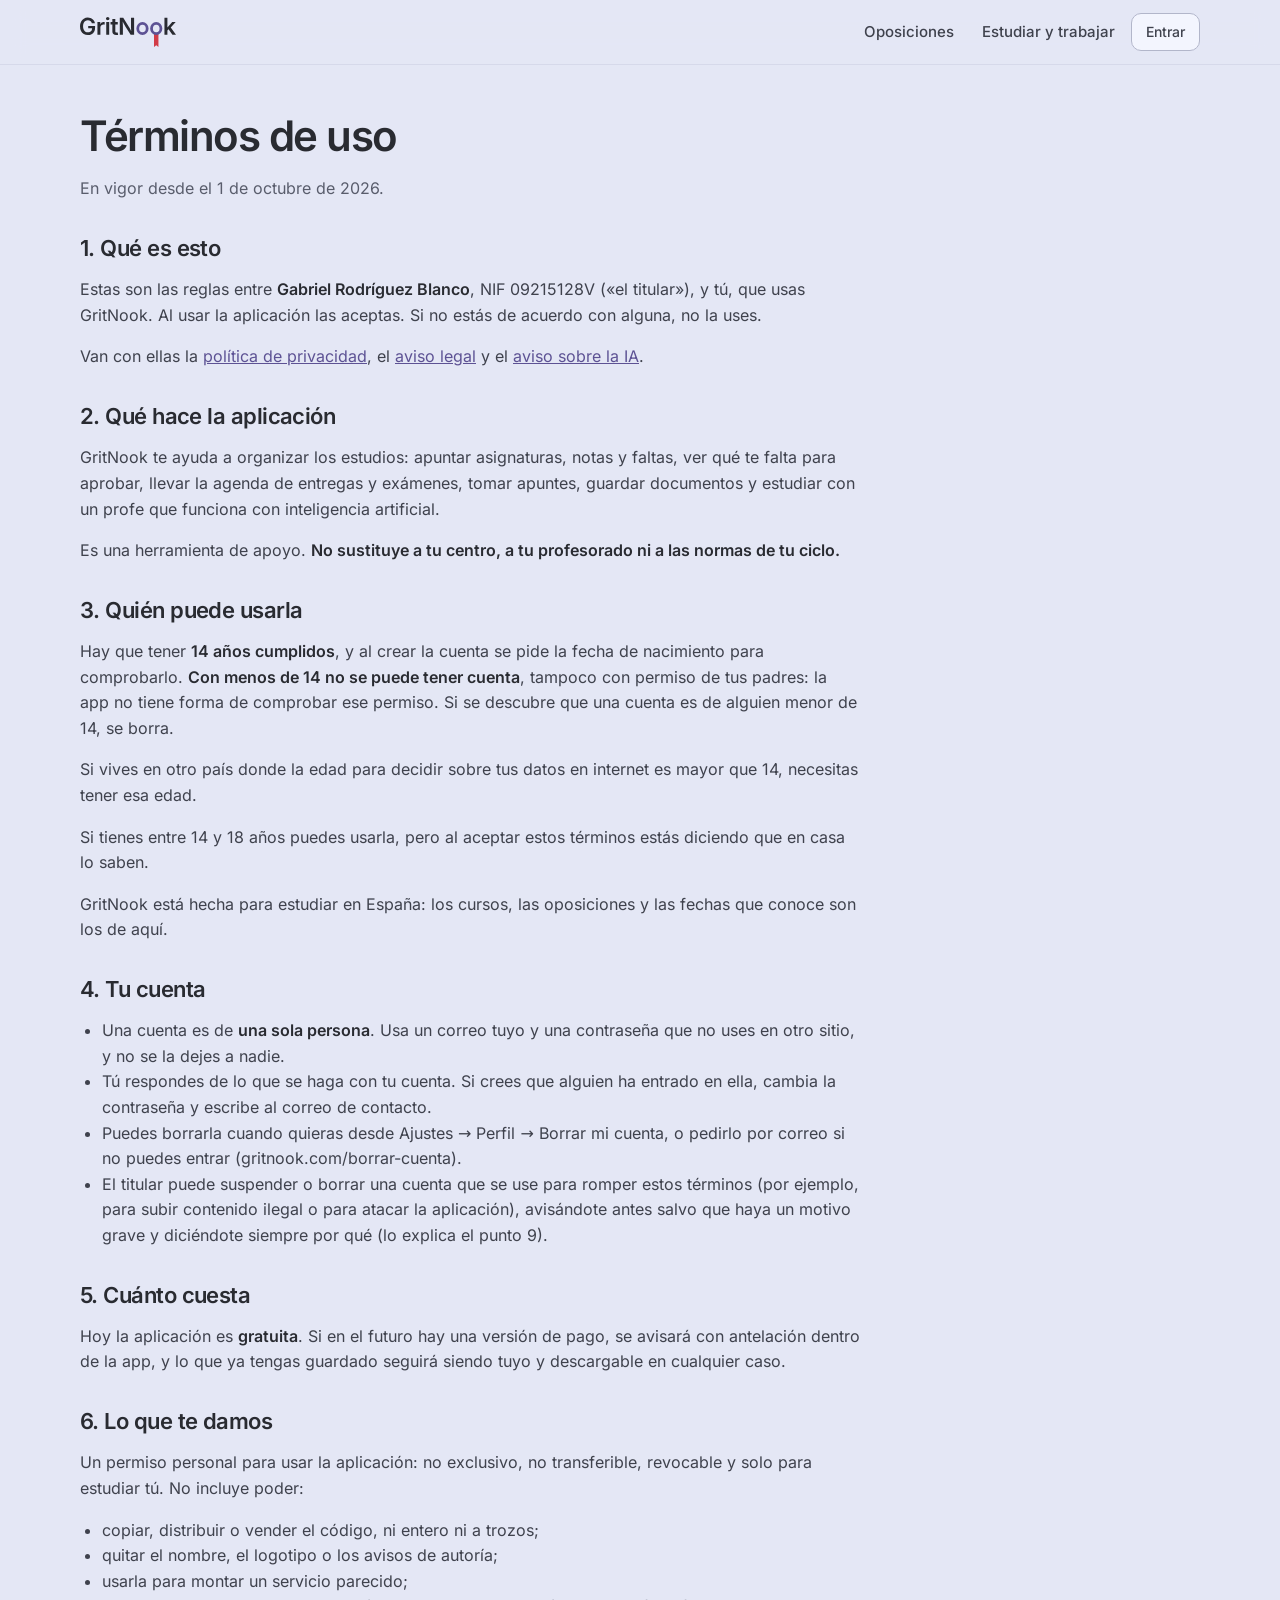
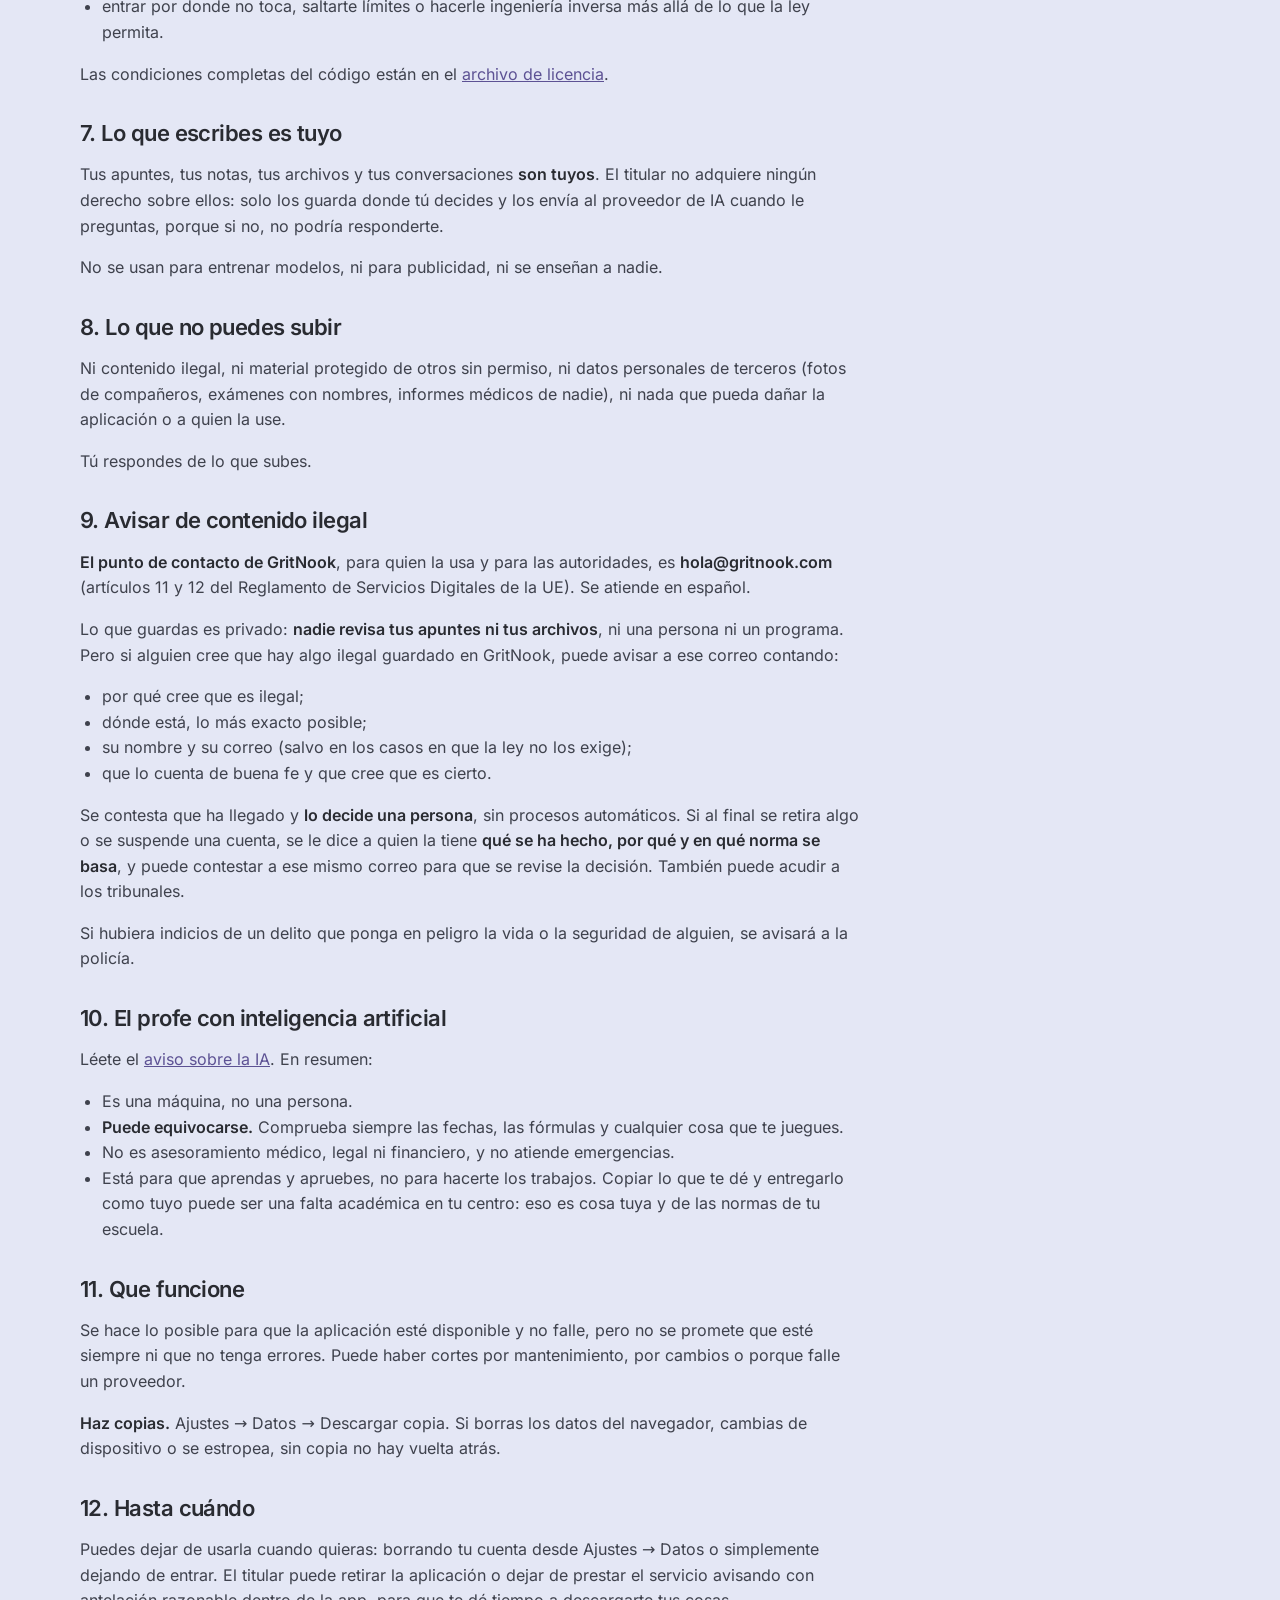
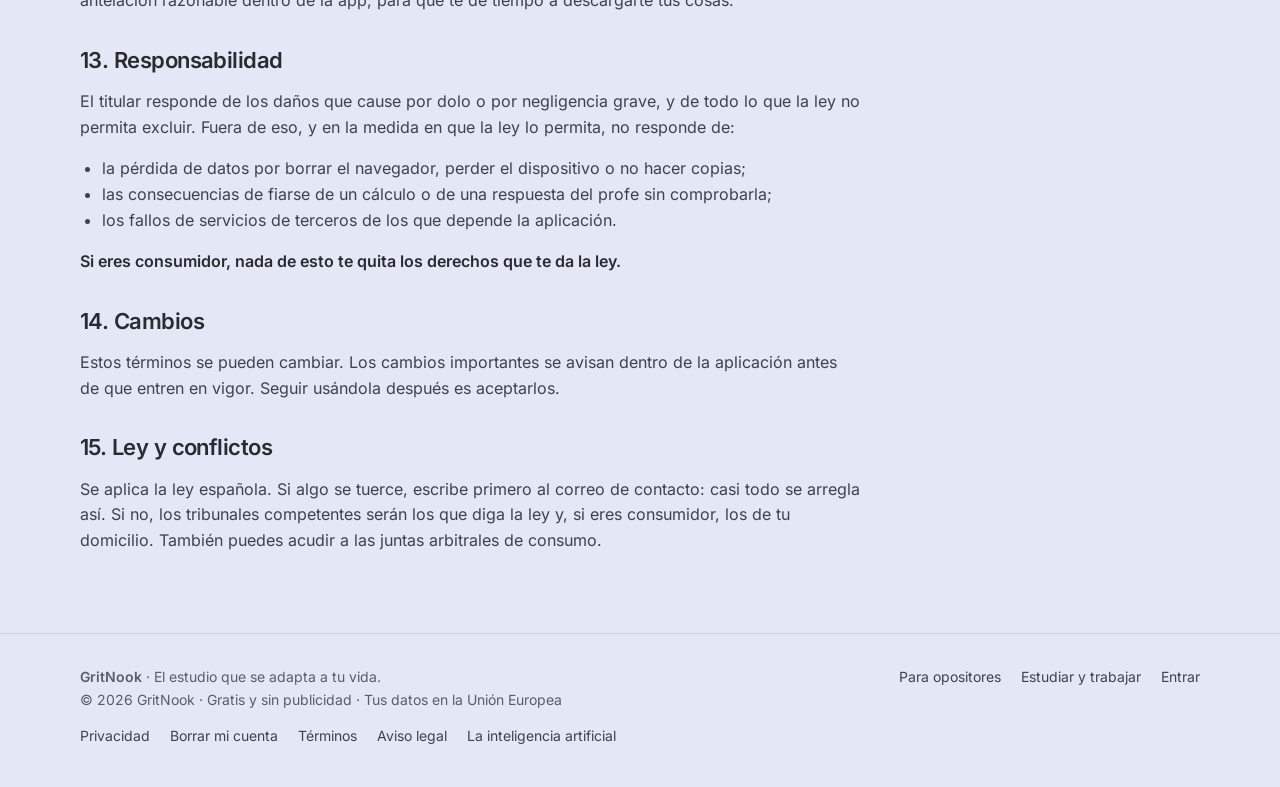
<file: terminos/index.html>
<!doctype html>
<html lang="es">
<head>
<meta charset="utf-8">
<meta name="viewport" content="width=device-width, initial-scale=1">
<title>Términos de uso · GritNook</title>
<meta name="description" content="Las reglas entre tú y GritNook: qué puedes esperar de la app y qué se espera de ti.">
<link rel="canonical" href="https://gritnook.com/terminos/">
<meta property="og:type" content="website">
<meta property="og:site_name" content="GritNook">
<meta property="og:locale" content="es_ES">
<meta property="og:title" content="Términos de uso · GritNook">
<meta property="og:description" content="Las reglas entre tú y GritNook: qué puedes esperar de la app y qué se espera de ti.">
<meta property="og:url" content="https://gritnook.com/terminos/">
<meta property="og:image" content="https://gritnook.com/web/og.png">
<meta property="og:image:width" content="1200">
<meta property="og:image:height" content="630">
<meta property="og:image:alt" content="GritNook: el estudio que se adapta a tu vida">
<meta name="twitter:card" content="summary_large_image">
<meta name="theme-color" content="#161826">
<link rel="icon" href="/favicon.ico" sizes="16x16 32x32 48x48">
<link rel="icon" type="image/png" sizes="96x96" href="/iconos/icono-96.png">
<link rel="apple-touch-icon" href="/iconos/icono-180.png">
<link rel="preload" href="/fuentes/inter-latin-400-normal.woff2" as="font" type="font/woff2" crossorigin>
<link rel="preload" href="/fuentes/inter-latin-600-normal.woff2" as="font" type="font/woff2" crossorigin>
<link rel="stylesheet" href="/web/web.css?v=493aa138">
</head>
<body>
<a class="saltar" href="#contenido">Saltar al contenido</a>
<header class="cab"><div class="ancho">
  <a class="marca" href="/" aria-label="GritNook, ir a la app"><picture><source srcset="/marca/gritnook-claro.svg" media="(prefers-color-scheme: light)"><img src="/marca/gritnook-oscuro.svg" width="112" height="35" alt="GritNook"></picture></a>
  <nav aria-label="Principal"><a class="opc" href="/oposiciones/">Oposiciones</a><a class="opc" href="/estudiar-y-trabajar/">Estudiar y trabajar</a><a class="btn" href="/">Entrar</a></nav>
</div></header>
<main id="contenido">
<div class="ancho"><article class="papel"><h1>Términos de uso</h1>
<p class="vigor">En vigor desde el 1 de octubre de 2026.</p>
<h2>1. Qué es esto</h2>
<p>Estas son las reglas entre <strong>Gabriel Rodríguez Blanco</strong>, NIF 09215128V («el titular»), y tú, que usas GritNook. Al usar la aplicación las aceptas. Si no estás de acuerdo con alguna, no la uses.</p>
<p>Van con ellas la <a href="/privacidad/">política de privacidad</a>, el <a href="/aviso-legal/">aviso legal</a> y el <a href="/ia/">aviso sobre la IA</a>.</p>
<h2>2. Qué hace la aplicación</h2>
<p>GritNook te ayuda a organizar los estudios: apuntar asignaturas, notas y faltas, ver qué te falta para aprobar, llevar la agenda de entregas y exámenes, tomar apuntes, guardar documentos y estudiar con un profe que funciona con inteligencia artificial.</p>
<p>Es una herramienta de apoyo. <strong>No sustituye a tu centro, a tu profesorado ni a las normas de tu ciclo.</strong></p>
<h2>3. Quién puede usarla</h2>
<p>Hay que tener <strong>14 años cumplidos</strong>, y al crear la cuenta se pide la fecha de nacimiento para comprobarlo. <strong>Con menos de 14 no se puede tener cuenta</strong>, tampoco con permiso de tus padres: la app no tiene forma de comprobar ese permiso. Si se descubre que una cuenta es de alguien menor de 14, se borra.</p>
<p>Si vives en otro país donde la edad para decidir sobre tus datos en internet es mayor que 14, necesitas tener esa edad.</p>
<p>Si tienes entre 14 y 18 años puedes usarla, pero al aceptar estos términos estás diciendo que en casa lo saben.</p>
<p>GritNook está hecha para estudiar en España: los cursos, las oposiciones y las fechas que conoce son los de aquí.</p>
<h2>4. Tu cuenta</h2>
<ul><li>Una cuenta es de <strong>una sola persona</strong>. Usa un correo tuyo y una contraseña que no uses en otro sitio, y no se la dejes a nadie.</li><li>Tú respondes de lo que se haga con tu cuenta. Si crees que alguien ha entrado en ella, cambia la contraseña y escribe al correo de contacto.</li><li>Puedes borrarla cuando quieras desde Ajustes → Perfil → Borrar mi cuenta, o pedirlo por correo si no puedes entrar (gritnook.com/borrar-cuenta).</li><li>El titular puede suspender o borrar una cuenta que se use para romper estos términos (por ejemplo, para subir contenido ilegal o para atacar la aplicación), avisándote antes salvo que haya un motivo grave y diciéndote siempre por qué (lo explica el punto 9).</li></ul>
<h2>5. Cuánto cuesta</h2>
<p>Hoy la aplicación es <strong>gratuita</strong>. Si en el futuro hay una versión de pago, se avisará con antelación dentro de la app, y lo que ya tengas guardado seguirá siendo tuyo y descargable en cualquier caso.</p>
<h2>6. Lo que te damos</h2>
<p>Un permiso personal para usar la aplicación: no exclusivo, no transferible, revocable y solo para estudiar tú. No incluye poder:</p>
<ul><li>copiar, distribuir o vender el código, ni entero ni a trozos;</li><li>quitar el nombre, el logotipo o los avisos de autoría;</li><li>usarla para montar un servicio parecido;</li><li>entrar por donde no toca, saltarte límites o hacerle ingeniería inversa más allá de lo que la ley permita.</li></ul>
<p>Las condiciones completas del código están en el <a href="https://github.com/Gabriel15gabi/gritnook/blob/main/LICENSE">archivo de licencia</a>.</p>
<h2>7. Lo que escribes es tuyo</h2>
<p>Tus apuntes, tus notas, tus archivos y tus conversaciones <strong>son tuyos</strong>. El titular no adquiere ningún derecho sobre ellos: solo los guarda donde tú decides y los envía al proveedor de IA cuando le preguntas, porque si no, no podría responderte.</p>
<p>No se usan para entrenar modelos, ni para publicidad, ni se enseñan a nadie.</p>
<h2>8. Lo que no puedes subir</h2>
<p>Ni contenido ilegal, ni material protegido de otros sin permiso, ni datos personales de terceros (fotos de compañeros, exámenes con nombres, informes médicos de nadie), ni nada que pueda dañar la aplicación o a quien la use.</p>
<p>Tú respondes de lo que subes.</p>
<h2>9. Avisar de contenido ilegal</h2>
<p><strong>El punto de contacto de GritNook</strong>, para quien la usa y para las autoridades, es <strong>hola@gritnook.com</strong> (artículos 11 y 12 del Reglamento de Servicios Digitales de la UE). Se atiende en español.</p>
<p>Lo que guardas es privado: <strong>nadie revisa tus apuntes ni tus archivos</strong>, ni una persona ni un programa. Pero si alguien cree que hay algo ilegal guardado en GritNook, puede avisar a ese correo contando:</p>
<ul><li>por qué cree que es ilegal;</li><li>dónde está, lo más exacto posible;</li><li>su nombre y su correo (salvo en los casos en que la ley no los exige);</li><li>que lo cuenta de buena fe y que cree que es cierto.</li></ul>
<p>Se contesta que ha llegado y <strong>lo decide una persona</strong>, sin procesos automáticos. Si al final se retira algo o se suspende una cuenta, se le dice a quien la tiene <strong>qué se ha hecho, por qué y en qué norma se basa</strong>, y puede contestar a ese mismo correo para que se revise la decisión. También puede acudir a los tribunales.</p>
<p>Si hubiera indicios de un delito que ponga en peligro la vida o la seguridad de alguien, se avisará a la policía.</p>
<h2>10. El profe con inteligencia artificial</h2>
<p>Léete el <a href="/ia/">aviso sobre la IA</a>. En resumen:</p>
<ul><li>Es una máquina, no una persona.</li><li><strong>Puede equivocarse.</strong> Comprueba siempre las fechas, las fórmulas y cualquier cosa que te juegues.</li><li>No es asesoramiento médico, legal ni financiero, y no atiende emergencias.</li><li>Está para que aprendas y apruebes, no para hacerte los trabajos. Copiar lo que te dé y entregarlo como tuyo puede ser una falta académica en tu centro: eso es cosa tuya y de las normas de tu escuela.</li></ul>
<h2>11. Que funcione</h2>
<p>Se hace lo posible para que la aplicación esté disponible y no falle, pero no se promete que esté siempre ni que no tenga errores. Puede haber cortes por mantenimiento, por cambios o porque falle un proveedor.</p>
<p><strong>Haz copias.</strong> Ajustes → Datos → Descargar copia. Si borras los datos del navegador, cambias de dispositivo o se estropea, sin copia no hay vuelta atrás.</p>
<h2>12. Hasta cuándo</h2>
<p>Puedes dejar de usarla cuando quieras: borrando tu cuenta desde Ajustes → Datos o simplemente dejando de entrar. El titular puede retirar la aplicación o dejar de prestar el servicio avisando con antelación razonable dentro de la app, para que te dé tiempo a descargarte tus cosas.</p>
<h2>13. Responsabilidad</h2>
<p>El titular responde de los daños que cause por dolo o por negligencia grave, y de todo lo que la ley no permita excluir. Fuera de eso, y en la medida en que la ley lo permita, no responde de:</p>
<ul><li>la pérdida de datos por borrar el navegador, perder el dispositivo o no hacer copias;</li><li>las consecuencias de fiarse de un cálculo o de una respuesta del profe sin comprobarla;</li><li>los fallos de servicios de terceros de los que depende la aplicación.</li></ul>
<p><strong>Si eres consumidor, nada de esto te quita los derechos que te da la ley.</strong></p>
<h2>14. Cambios</h2>
<p>Estos términos se pueden cambiar. Los cambios importantes se avisan dentro de la aplicación antes de que entren en vigor. Seguir usándola después es aceptarlos.</p>
<h2>15. Ley y conflictos</h2>
<p>Se aplica la ley española. Si algo se tuerce, escribe primero al correo de contacto: casi todo se arregla así. Si no, los tribunales competentes serán los que diga la ley y, si eres consumidor, los de tu domicilio. También puedes acudir a las juntas arbitrales de consumo.</p></article></div>
</main>
<footer class="pie"><div class="ancho">
  <div><p><strong>GritNook</strong> · El estudio que se adapta a tu vida.</p><p>© 2026 GritNook · Gratis y sin publicidad · Tus datos en la Unión Europea</p></div>
  <nav aria-label="Qué es GritNook"><a href="/oposiciones/">Para opositores</a><a href="/estudiar-y-trabajar/">Estudiar y trabajar</a><a href="/">Entrar</a></nav>
  <nav aria-label="Legal"><a href="/privacidad/">Privacidad</a><a href="/borrar-cuenta/">Borrar mi cuenta</a><a href="/terminos/">Términos</a><a href="/aviso-legal/">Aviso legal</a><a href="/ia/">La inteligencia artificial</a></nav>
</div></footer>
</body>
</html>
</file>
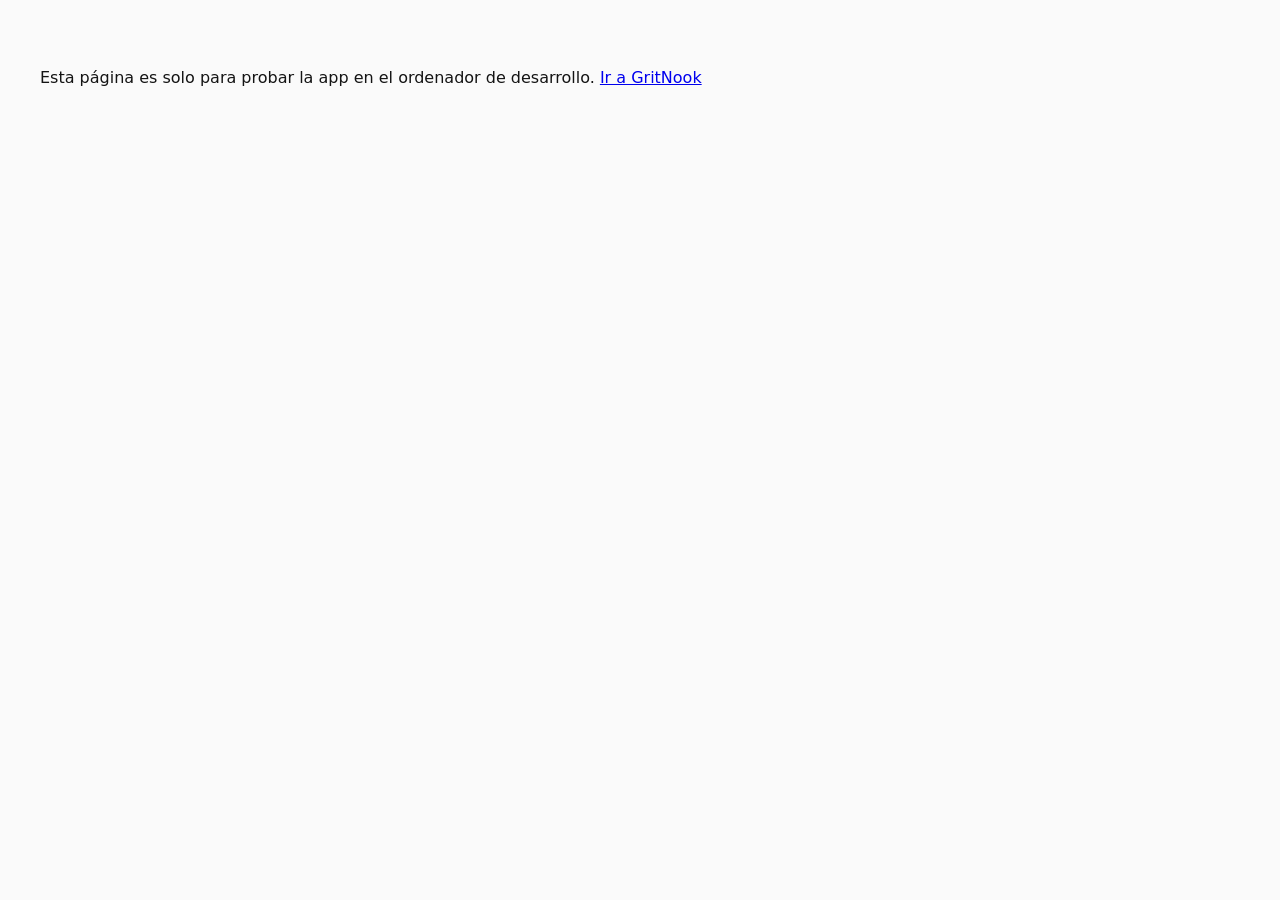
<file: pruebas/demo.html>
<!doctype html>
<html lang="es">
<head>
<meta charset="utf-8">
<meta name="viewport" content="width=device-width, initial-scale=1">
<title>Datos de prueba · GritNook</title>
<style>
  :root{
    --bg:#0E1117; --panel:#161A23; --linea:#252B37; --texto:#E7E9EE; --flojo:#8C93A3;
    --ok:#4ADE80; --aviso:#FBBF24; --acento:#7C6CF0;
    --sans:system-ui,-apple-system,"Segoe UI",Roboto,sans-serif;
  }
  @media (prefers-color-scheme: light){
    :root{--bg:#FAFAFA; --panel:#FFF; --linea:#E5E5E5; --texto:#141414; --flojo:#6B6B6B; --ok:#16A34A; --aviso:#B45309}
  }
  *{box-sizing:border-box}
  body{margin:0; padding:28px 16px 64px; background:var(--bg); color:var(--texto); font:15px/1.6 var(--sans)}
  main{max-width:720px; margin:0 auto}
  h1{font-size:26px; letter-spacing:-.02em; margin:0 0 6px}
  .sub{color:var(--flojo); margin:0 0 24px}
  .caja{background:var(--panel); border:1px solid var(--linea); border-radius:14px; padding:20px 22px; margin-bottom:14px}
  .aviso{border-color:color-mix(in srgb, var(--aviso) 45%, var(--linea))}
  h2{font-size:15px; margin:0 0 10px}
  ul{margin:0; padding-left:20px; color:var(--flojo)}
  li{margin:2px 0}
  .btns{display:flex; flex-wrap:wrap; gap:10px; margin-top:18px}
  button{font:600 14px var(--sans); padding:11px 18px; border-radius:10px; cursor:pointer; border:1px solid var(--linea);
    background:var(--panel); color:var(--texto); transition:transform .12s, filter .12s}
  button:hover:not(:disabled){transform:translateY(-1px); filter:brightness(1.1)}
  button:disabled{opacity:.45; cursor:default}
  button.primario{background:var(--acento); border-color:var(--acento); color:#fff}
  #dicho{margin-top:16px; font-weight:600; min-height:24px}
  #dicho.bien{color:var(--ok)}
  #marco{width:100%; height:760px; border:1px solid var(--linea); border-radius:14px; margin-top:20px; background:#fff}
  code{font:12.5px ui-monospace,Menlo,Consolas,monospace; background:color-mix(in srgb, var(--flojo) 18%, transparent); padding:1px 6px; border-radius:4px}
</style>
</head>
<body>
<main>
  <h1>Datos de prueba</h1>
  <p class="sub">Rellena GritNook con un curso inventado para verla funcionando con todo lleno. Solo afecta a este navegador.</p>

  <div class="caja aviso">
    <h2>Antes de nada</h2>
    <ul>
      <li><strong>Lo que tengas ahora se guarda</strong> antes de tocar nada, y se puede devolver con el botón de al lado.</li>
      <li>Esto es <strong>solo para este navegador</strong>. La versión de Claude no se toca.</li>
      <li>Si la abres desde Claude, los datos falsos <strong>se sincronizarían</strong> con tu cuenta: ahí mejor no.</li>
    </ul>
  </div>

  <div class="caja">
    <h2>Lo que va a montar</h2>
    <ul id="lista">
      <li>Un perfil de 1.º de DAW, trabajando a jornada completa</li>
      <li>7 asignaturas con sus notas repartidas: una cerrada, dos en riesgo y una con las faltas al límite</li>
      <li>11 entregas y 3 exámenes, unos hechos, otros pendientes y alguno pasado de fecha</li>
      <li>El horario de clase de la semana entera</li>
      <li>10 semanas de horas de estudio, para que el progreso tenga algo que enseñar</li>
      <li>6 apuntes escritos, uno de ellos con dibujos a mano</li>
      <li>5 cosas en el casillero: PDF, fotos, código y un enlace</li>
      <li>14 tarjetas de repaso y 18 palabras de inglés, en distintas cajas</li>
      <li>Una conversación con la profe, con sus repasos puestos</li>
    </ul>
    <p style="margin:14px 0 0; color:var(--flojo)"><strong style="color:var(--texto)">Como opositor:</strong> un temario de ejemplo de 32 temas en dos partes, a mitad de la segunda vuelta, con temas que se enfrían, cuatro difíciles, nueve simulacros mejorando poco a poco y otros cuatro por tema, el examen en 95 días y las notas de corte de dos años. El temario lo he escrito para la demo: no es el de ninguna convocatoria.</p>
    <div class="btns">
      <button class="primario" id="rellenar">Rellenar como estudiante</button>
      <button class="primario" id="rellenarOpo">Rellenar como opositor</button>
      <button id="devolver" disabled>Devolver lo que tenía</button>
      <button id="abrir">Abrir la app</button>
    </div>
    <div id="dicho"></div>
  </div>

  <iframe id="marco" src="../index.html?pruebas" title="GritNook"></iframe>
</main>

<script>
/* solo en local: publicada en gritnook.com, esta página tocaría los datos guardados de quien la abra */
if (!/^(localhost|127\.0\.0\.1|\[::1\]|192\.168\.\d{1,3}\.\d{1,3}|10\.\d{1,3}\.\d{1,3}\.\d{1,3})$/.test(location.hostname)) {
  const fuera = () => { document.body.innerHTML = '<p style="font:16px system-ui;padding:24px">Esta página es solo para probar la app en el ordenador de desarrollo. <a href="/">Ir a GritNook</a></p>'; };
  if (document.body) fuera(); else addEventListener("DOMContentLoaded", fuera);
  throw new Error("solo en local");
}
/* Esto no toca la app: carga GritNook en el marco de abajo y le habla con
   eval indirecto, igual que el banco de pruebas. Así se usan sus propias
   funciones y lo que queda guardado es válido de verdad. */
const $ = s => document.querySelector(s);
const espera = ms => new Promise(r => setTimeout(r, ms));
const marco = () => $("#marco").contentWindow;
let copia = null;

function decir(txt, bien) { $("#dicho").textContent = txt; $("#dicho").className = bien ? "bien" : ""; }

async function lista() {
  for (let i = 0; i < 60; i++) {
    try { if (marco().eval('typeof S !== "undefined" && typeof guardarApunte === "function"')) return true; } catch (e) {}
    await espera(300);
  }
  return false;
}

const SEMILLA = String.raw`
(() => {
  const hoy = new Date();
  const dia = n => { const d = new Date(hoy); d.setDate(d.getDate() + n); return hoyISO(d); };
  const entre = (a, b) => a + Math.floor(Math.random() * (b - a + 1));
  const elige = l => l[Math.floor(Math.random() * l.length)];

  /* ── quién es ── */
  S.perfil = Object.assign(normalizarPerfil(), {
    nombre: "Gabriel", etapa: "ciclo-sup", ciclo: "Desarrollo de Aplicaciones Web",
    curso: "1.º", rama: "", centro: "IES de prueba", trabaja: "completa",
    horasSemana: 10, diasFuertes: ["mar", "jue", "sab"], meta: "nota", objetivoNota: 7,
    motivo: "Salir de la fábrica y trabajar de esto",
    cuestaMas: "Bases de datos y las consultas con varias tablas",
    profe: { nombre: "Marta", tono: "cercano", cana: "pistas", avisos: 2, puedeCrear: true },
    listo: true, creado: dia(-70), edadOk: true, aceptado: { fecha: new Date().toISOString(), v: typeof LEGAL_V !== "undefined" ? LEGAL_V : "" }
  });
  S.config.curso = "Grado superior · Desarrollo de Aplicaciones Web · 1.º";
  S.config.objetivo = 7;
  S.config.postit = "Repasar JOIN antes del jueves";

  /* ── las asignaturas, con notas de todos los colores ── */
  const notas = {
    PRO:   [8.5, 7.5, 9],        LMSGI: [6, 7, null],
    BD:    [4.5, 5, null],       SI:    [7, 8, null],
    ED:    [6.5, 7, null],       ING:   [null, null, null],
    FOL:   [9, 8.5, null]
  };
  const faltas = { PRO: 2, LMSGI: 4, BD: 9, SI: 1, ED: 0, ING: 3, FOL: 13 };
  S.modulos.forEach(m => {
    const ns = notas[m.cod] || [entre(4, 9), entre(4, 9), null];
    (m.pesos || []).forEach((p, i) => { if (ns[i] !== undefined && ns[i] !== null) p.nota = ns[i]; });
    if (faltas[m.cod] !== undefined) m.faltas = faltas[m.cod];
    m.objetivo = 7;
  });
  const mod = c => (S.modulos.find(m => m.cod === c) || S.modulos[0]).id;

  /* ── agenda ── */
  const titulosEntrega = [
    ["Práctica de herencia en Java", "PRO", 2, 15], ["Consultas con JOIN, ejercicios 12 al 20", "BD", 4, 10],
    ["Maquetar la página del proyecto", "LMSGI", 9, 20], ["Cuestionario de prevención", "FOL", -3, 5],
    ["Instalar y configurar Apache", "SI", 6, 10], ["Diagrama entidad-relación de la tienda", "BD", 12, 15],
    ["Ejercicios de arrays", "PRO", -8, 10], ["Formulario de contacto con validación", "LMSGI", 15, 10],
    ["Control de versiones: primer repositorio", "ED", 3, 10], ["Lectura y resumen en inglés", "ING", 7, 5],
    ["Presentación del proyecto de aula", "PRO", 20, 25]
  ];
  S.tareas = titulosEntrega.map(([titulo, cod, d, peso], i) => ({
    id: uid(), titulo, modId: mod(cod), fecha: dia(d), hora: "", peso,
    hecha: d < 0, hechaEn: d < 0 ? dia(d) : "",
    estado: d < 0 ? "hecha" : (i % 4 === 1 ? "curso" : "pendiente"),
    pasos: [], notas: "", creado: dia(d - 10)
  }));

  S.examenes = [
    { id: uid(), titulo: "Examen de bases de datos: consultas", modId: mod("BD"), fecha: dia(6), hora: "09:00",
      temas: "SELECT con JOIN\nAgrupaciones y subconsultas\nVistas", plan: [
        { t: "Repasar los apuntes de JOIN", hecho: true }, { t: "Hacer los ejercicios del tema 4", hecho: true },
        { t: "Simulacro con tiempo", hecho: false }, { t: "Dudas con la profe", hecho: false }
      ], creado: dia(-8) },
    { id: uid(), titulo: "Examen de programación: objetos", modId: mod("PRO"), fecha: dia(14), hora: "11:30",
      temas: "Clases y objetos\nHerencia\nInterfaces", plan: [
        { t: "Releer el tema 5", hecho: false }, { t: "Hacer diez ejercicios", hecho: false }
      ], creado: dia(-2) },
    { id: uid(), titulo: "Examen de sistemas informáticos", modId: mod("SI"), fecha: dia(-12), hora: "09:00",
      temas: "Particiones y permisos", plan: [], creado: dia(-30) }
  ];

  const clase = (d, ini, fin, cod, aula) => ({ id: uid(), dia: d, ini, fin, modId: mod(cod), aula });
  S.horario = [
    clase("lun", "15:30", "17:30", "PRO", "A-12"), clase("lun", "17:45", "19:15", "BD", "Lab 2"),
    clase("mar", "15:30", "17:00", "LMSGI", "A-12"), clase("mar", "17:15", "19:15", "PRO", "Lab 1"),
    clase("mie", "15:30", "17:30", "BD", "Lab 2"), clase("mie", "17:45", "19:15", "SI", "A-14"),
    clase("jue", "15:30", "17:00", "FOL", "A-12"), clase("jue", "17:15", "19:15", "ED", "Lab 1"),
    clase("vie", "15:30", "17:30", "PRO", "Lab 1"), clase("vie", "17:45", "19:15", "ING", "A-12")
  ];

  /* ── diez semanas de horas de estudio ── */
  S.horas = {};
  const cods = ["PRO", "BD", "LMSGI", "SI", "ED"];
  const apuntaHoras = (f, cuantas) => {
    for (let k = 0; k < cuantas; k++) {
      const id = mod(elige(cods));
      S.horas[id] = S.horas[id] || {};
      S.horas[id][f] = (S.horas[id][f] || 0) + entre(1, 4) * 25;
    }
  };
  for (let i = 69; i >= 3; i--) {
    if (i % 7 === 0) continue;                      /* los domingos, libres */
    if (Math.random() < 0.18) continue;             /* y algún día que no toca */
    apuntaHoras(dia(-i), entre(1, 3));
  }
  /* los tres últimos días sí o sí, para que la semana en curso y la racha
     tengan algo que enseñar nada más abrir */
  apuntaHoras(dia(-2), 2); apuntaHoras(dia(-1), 2); apuntaHoras(dia(0), 2);

  /* ── apuntes ── */
  const apuntes = [
    ["Consultas con varias tablas", "BD", "cuadricula", "kalam", ["SQL", "examen"],
      '<div data-b="t1">JOIN: juntar dos tablas</div>' +
      '<div>La idea es sencilla: <mark data-m="menta">dos tablas que comparten un dato</mark> se pueden leer como si fueran una sola.</div>' +
      '<div><br></div><div data-b="t2">Los cuatro tipos</div>' +
      '<div data-b="ul">INNER JOIN — solo las filas que casan en las dos.</div>' +
      '<div data-b="ul">LEFT JOIN — todas las de la izquierda, casen o no.</div>' +
      '<div data-b="ul">RIGHT JOIN — igual pero al revés.</div>' +
      '<div data-b="ul">FULL JOIN — todo de las dos. <span data-t="#B45309">MySQL no lo tiene</span>.</div>' +
      '<div><br></div><div data-b="t2">Lo que me cuesta</div>' +
      '<div>El <b>ON</b> no es el <b>WHERE</b>. El ON dice <u>cómo se juntan</u>; el WHERE filtra <u>después</u>.</div>' +
      '<div><br></div><div><mark data-m="amarillo">Para el examen: dibujar las dos tablas en sucio antes de escribir nada.</mark></div>'],
    ["Herencia en Java", "PRO", "rayas", "normal", ["Java", "POO"],
      '<div data-b="t1">Herencia</div>' +
      '<div>Una clase <b>extends</b> otra y se queda con todo lo suyo, menos lo privado.</div>' +
      '<div><br></div><div data-b="ol">super() llama al constructor del padre.</div>' +
      '<div data-b="ol">@Override cambia un método heredado.</div>' +
      '<div data-b="ol">Si el padre es abstract, no se puede instanciar.</div>'],
    ["Etiquetas semánticas", "LMSGI", "puntos", "caveat", ["HTML"],
      '<div data-b="t1">HTML que se entiende solo</div>' +
      '<div><mark data-m="cielo">header, nav, main, section, article, aside, footer</mark></div>' +
      '<div>No cambian nada de cómo se ve, pero un lector de pantalla y Google sí lo notan.</div>'],
    ["Permisos en Linux", "SI", "cuadricula", "patrick", ["Linux"],
      '<div data-b="t1">chmod</div>' +
      '<div>Tres números: dueño, grupo y el resto. <b>4</b> leer, <b>2</b> escribir, <b>1</b> ejecutar.</div>' +
      '<div><br></div><div>755 = el dueño todo, los demás leer y ejecutar.</div>'],
    ["Git: lo que uso todos los días", "ED", "lisa", "normal", ["git"],
      '<div data-b="t1">Los cuatro de siempre</div>' +
      '<div data-b="ul">git status — qué he tocado.</div>' +
      '<div data-b="ul">git add -A — lo preparo todo.</div>' +
      '<div data-b="ul">git commit -m "…" — lo guardo.</div>' +
      '<div data-b="ul">git log --oneline — qué hice.</div>'],
    ["Vocabulario técnico de la unidad 2", "ING", "rayas", "lapiz", ["inglés"],
      '<div data-b="t1">Unidad 2</div>' +
      '<div>deployment, query, framework, request, response, statement, rollback.</div>']
  ];
  S.apuntes = {};
  apuntes.forEach(([titulo, cod, papel, letra, etiquetas, html], i) => {
    const id = uid();
    S.apuntes[id] = { id, titulo, modId: mod(cod), etiquetas, papel, letra, html,
      cuerpo: htmlATexto(html), creado: dia(-20 + i * 3), editado: new Date(Date.now() - i * 86400000).toISOString() };
  });
  /* al primero, unos trazos a mano por encima */
  const primero = Object.values(S.apuntes)[0];
  const trazos = [];
  for (let k = 0; k < 4; k++) {
    const y = 300 + k * 60, p = [];
    for (let x = 90; x < 560; x += 18) p.push(x, y + Math.sin(x / 40 + k) * 7);
    trazos.push({ t: k === 3 ? "fluor" : "boli", c: k === 3 ? "#FDE047" : "#1D2126", w: k === 3 ? 16 : 2, p });
  }
  primero.dibujo = { v: 1, trazos };

  /* ── casillero ── */
  const lienzo = (texto, color) => {
    const c = document.createElement("canvas"); c.width = 400; c.height = 280;
    const g = c.getContext("2d");
    g.fillStyle = color; g.fillRect(0, 0, 400, 280);
    g.fillStyle = "rgba(255,255,255,.9)"; g.font = "600 26px system-ui"; g.textAlign = "center";
    g.fillText(texto, 200, 150);
    return c.toDataURL("image/jpeg", .8);
  };
  const docs = [
    { titulo: "Apuntes de clase del tema 4.pdf", tipo: "archivo", mime: "application/pdf", cod: "BD", tam: 482000, extracto: "" },
    { titulo: "Pizarra del jueves.jpg", tipo: "archivo", mime: "image/jpeg", cod: "PRO", tam: 96000, datos: lienzo("Pizarra del jueves", "#3B5BA5") },
    { titulo: "Esquema del examen.jpg", tipo: "archivo", mime: "image/jpeg", cod: "BD", tam: 88000, datos: lienzo("Esquema del examen", "#A5533B") },
    { titulo: "consulta-alumnos.sql", tipo: "archivo", mime: "text/plain", cod: "BD", tam: 1200,
      extracto: "SELECT a.nombre, COUNT(m.id) AS asignaturas\\nFROM alumnos a\\nLEFT JOIN matriculas m ON m.alumno = a.id\\nGROUP BY a.id;" },
    { titulo: "Documentación de MySQL", tipo: "enlace", url: "https://dev.mysql.com/doc/", cod: "BD" }
  ];
  S.casillero = {};
  docs.forEach((d, i) => {
    const id = uid();
    S.casillero[id] = Object.assign({ id, modId: mod(d.cod), creado: dia(-15 + i * 2) }, d);
    delete S.casillero[id].cod;
  });

  /* ── repaso e inglés ── */
  const tarjetas = [
    ["¿Qué diferencia hay entre ON y WHERE en un JOIN?", "ON dice cómo se juntan las tablas; WHERE filtra el resultado ya juntado.", "BD"],
    ["¿Qué devuelve un LEFT JOIN sin pareja en la derecha?", "La fila de la izquierda con NULL en las columnas de la derecha.", "BD"],
    ["¿Para qué sirve super() en Java?", "Para llamar al constructor de la clase padre.", "PRO"],
    ["¿Qué hace @Override?", "Avisa al compilador de que ese método cambia uno heredado.", "PRO"],
    ["¿Qué es la tercera forma normal?", "Ningún campo depende de otro que no sea la clave.", "BD"],
    ["¿Qué etiqueta envuelve el contenido principal de una página?", "<main>", "LMSGI"],
    ["¿Qué significa chmod 755?", "Dueño: leer, escribir y ejecutar. Los demás: leer y ejecutar.", "SI"],
    ["¿Diferencia entre git add y git commit?", "add prepara los cambios; commit los guarda en el historial.", "ED"],
    ["¿Qué es una clase abstracta?", "Una que no se puede instanciar: sirve de base para otras.", "PRO"],
    ["¿Qué hace GROUP BY?", "Agrupa filas para poder contarlas o sumarlas.", "BD"],
    ["¿Qué es un índice en una base de datos?", "Una estructura que acelera las búsquedas por una columna.", "BD"],
    ["¿Qué pasa si no pones break en un switch?", "Sigue ejecutando los casos siguientes.", "PRO"],
    ["¿Para qué sirve el atributo alt de una imagen?", "Describe la imagen si no carga o si la lee un lector de pantalla.", "LMSGI"],
    ["¿Qué es una transacción?", "Un grupo de operaciones que se hacen todas o ninguna.", "BD"]
  ];
  S.tarjetas = tarjetas.map(([frente, dorso, cod], i) => ({
    id: uid(), modId: mod(cod), apunteId: "", frente, dorso,
    caja: i % 6, proximo: dia(i % 5 === 0 ? 0 : entre(-2, 9)),
    vistas: entre(0, 12), aciertos: entre(0, 8), creada: dia(-entre(3, 40))
  }));

  const palabras = [
    ["deployment", "despliegue"], ["query", "consulta"], ["framework", "entorno de trabajo"],
    ["request", "petición"], ["response", "respuesta"], ["statement", "sentencia"],
    ["rollback", "deshacer los cambios"], ["nested", "anidado"], ["scope", "ámbito"],
    ["inheritance", "herencia"], ["array", "vector"], ["loop", "bucle"],
    ["branch", "rama"], ["merge", "fusionar"], ["issue", "incidencia"],
    ["release", "publicación"], ["pipeline", "cadena de montaje"], ["rollout", "despliegue por fases"]
  ];
  S.vocab = palabras.map(([en, es], i) => ({
    id: uid(), en, es, caja: 1 + (i % 5), proximo: dia(entre(-1, 12))
  }));

  /* ── objetivos y progreso ── */
  normalizarObjetivos();
  S.objetivos.propios = [{ id: uid(), t: "Terminar los ejercicios de JOIN" }];

  S.progreso = [];
  S.modulos.forEach(m => {
    const c = calcModulo(m);
    if (c.media === null) return;
    for (let k = 3; k >= 0; k--) {
      S.progreso.push({ id: uid(), modId: m.id, fecha: dia(-k * 18), nota: Math.max(0, Math.min(10, c.media + (Math.random() - .5) * 1.6)) });
    }
  });

  /* ── la conversación con la profe ── */
  const T = normalizarTutor();
  T.nombre = "Marta";
  const h = (d, hora) => dia(d) + "T" + hora + ":00.000Z";
  T.chat = [
    { id: uid(), r: "profe", t: "Buenas, Gabriel. Soy Marta, tu profe de Desarrollo de Aplicaciones Web. Ya tengo tus 7 asignaturas y las 10 horas a la semana que te has propuesto. Con jornada completa encima, iremos a ratos cortos y bien aprovechados.", h: h(-14, "18:02") },
    { id: uid(), r: "tu", t: "vale, por donde empiezo?", h: h(-14, "18:06") },
    { id: uid(), r: "profe", t: "Por lo que más te va a doler si lo dejas: bases de datos. Llevas un 4,67 y el examen entra en seis días. Empezamos por JOIN, que me has dicho que es lo que peor llevas.", h: h(-14, "18:06") },
    { id: uid(), r: "tu", t: "es que no pillo cuando usar left join y cuando inner", h: h(-1, "17:04") },
    { id: uid(), r: "profe", t: "Antes de explicártelo, dime una cosa: si tienes la tabla ALUMNOS y la tabla MATRICULAS, y quieres sacar TODOS los alumnos, incluidos los que aún no se han matriculado de nada… ¿qué pasa con los que no tienen ninguna fila en MATRICULAS?", h: h(-1, "17:04") },
    { id: uid(), r: "tu", t: "que no saldrian?", h: h(-1, "17:06") },
    { id: uid(), r: "profe", t: "Exacto, con INNER JOIN desaparecen. Ahí es donde entra el LEFT: se queda con todo lo de la izquierda aunque la derecha esté vacía, y te rellena con NULL.\\n\\nRegla corta para el examen: si la frase lleva un «todos los…», casi siempre es LEFT.\\n\\nTe pongo uno para que lo sueltes tú: saca el nombre de cada alumno y cuántas asignaturas tiene matriculadas, y que salgan también los que tienen cero.", h: h(-1, "17:06") },
    { id: uid(), r: "tu", t: "SELECT a.nombre, COUNT(m.id) FROM alumnos a LEFT JOIN matriculas m ON m.alumno = a.id GROUP BY a.id;", h: h(-1, "17:14") },
    { id: uid(), r: "profe", t: "Eso es. Y fíjate en un detalle que cae mucho: has puesto COUNT(m.id) y no COUNT(*). Con COUNT(*) los alumnos sin matrícula te saldrían con un 1, porque cuenta la fila; contando una columna de la tabla de la derecha, los NULL no se cuentan y salen con 0.\\n\\nTe lo apunto para repasar en dos días.", h: h(-1, "17:15") },
    { id: uid(), r: "profe", t: "Por cierto: en Formación y Orientación Laboral llevas 13 faltas y el máximo son 14. Una más y te quedas sin evaluación continua. Eso no se arregla estudiando.", h: h(0, "09:30") }
  ];
  T.temas = [{ tema: "SQL: JOIN", fecha: dia(-1) }, { tema: "Java: herencia", fecha: dia(-5) }, { tema: "HTML: formularios", fecha: dia(-9) }];
  T.repasos = [
    { id: uid(), tema: "COUNT(*) frente a COUNT(columna) en un LEFT JOIN", fecha: dia(1), hecho: false },
    { id: uid(), tema: "Rehacer los ejercicios 12-20 de JOIN", fecha: dia(2), hecho: false },
    { id: uid(), tema: "Repasar herencia y super()", fecha: dia(-3), hecho: true }
  ];

  ["ajustes", "agenda", "horas", "objetivos", "tutor", "perfil", "horario", "repaso", "ingles", "progreso"].forEach(nd => { try { guardar(nd); } catch (e) {} });
  Object.values(S.apuntes).forEach(n => { try { guardarApunte(n); } catch (e) {} });
  guardarLocal();
  seccion = "escritorio"; pinta();

  return S.modulos.length + " asignaturas, " + S.tareas.length + " entregas, " + S.examenes.length + " exámenes, " +
    Object.keys(S.apuntes).length + " apuntes, " + Object.keys(S.casillero).length + " documentos, " +
    S.tarjetas.length + " tarjetas, " + S.vocab.length + " palabras y " + T.chat.length + " mensajes.";
})()`;

/* el mismo curso de mentira, pero de alguien que oposita */
const SEMILLA_OPO = String.raw`
(() => {
  const hoy = new Date();
  const dia = n => { const d = new Date(hoy); d.setDate(d.getDate() + n); return hoyISO(d); };
  const entre = (a, b) => a + Math.floor(Math.random() * (b - a + 1));

  S.perfil = Object.assign(normalizarPerfil(), {
    nombre: "Lucía", etapa: "oposicion", ciclo: "Administrativo del Estado", curso: "", rama: "", centro: "",
    trabaja: "parcial", horasSemana: 25, diasFuertes: ["lun", "mar", "mie", "jue", "vie", "sab"], meta: "plaza", objetivoNota: 7,
    motivo: "Sacar plaza este año", cuestaMas: "Los plazos de la ley de procedimiento",
    profe: { nombre: "Marta", tono: "exigente", cana: "mixto", avisos: 2, puedeCrear: true },
    listo: true, creado: dia(-120), edadOk: true, aceptado: { fecha: new Date().toISOString(), v: typeof LEGAL_V !== "undefined" ? LEGAL_V : "" }
  });
  S.config.curso = "Oposiciones · Administrativo del Estado";
  S.modulos = CAT_OPOSICION.map(([cod, nombre, h], i) => ({
    id: uid(), cod, nombre, color: i % 7, horas: h * 30, faltas: 0, objetivo: 7, metaSemanal: h, temario: "",
    pesos: PLANTILLAS.oposicion.map(([n, p]) => ({ id: uid(), nombre: n, peso: p, nota: null }))
  }));
  S.tareas = []; S.examenes = []; S.horario = []; S.apuntes = {}; S.casillero = {}; S.tarjetas = []; S.vocab = [];

  /* un temario de ejemplo, escrito para la demo: no es el de ninguna convocatoria */
  const indice = [
    "PARTE GENERAL",
    "Tema 1. La Constitución Española de 1978: estructura y contenido. Los derechos y deberes fundamentales",
    "Tema 2. La Corona. Funciones del Rey",
    "Tema 3. Las Cortes Generales: composición y funciones",
    "Tema 4. El Gobierno: composición, funciones y responsabilidad",
    "Tema 5. El Poder Judicial y el Tribunal Constitucional",
    "Tema 6. La organización territorial del Estado. Las comunidades autónomas",
    "Tema 7. La Administración local: municipio y provincia",
    "Tema 8. La Unión Europea: instituciones y fuentes del derecho",
    "Tema 9. Las fuentes del derecho administrativo. La jerarquía normativa",
    "Tema 10. El acto administrativo: concepto, clases y eficacia",
    "Tema 11. El procedimiento administrativo común: iniciación, ordenación e instrucción",
    "Tema 12. El procedimiento administrativo común: terminación y plazos",
    "Tema 13. Los recursos administrativos",
    "Tema 14. La responsabilidad patrimonial de las Administraciones",
    "Tema 15. El régimen jurídico del sector público",
    "Tema 16. La protección de datos personales y la transparencia",
    "Tema 17. La igualdad de género y la no discriminación",
    "Tema 18. El personal al servicio de las Administraciones: clases y derechos",
    "Tema 19. Derechos y deberes de los empleados públicos. Incompatibilidades",
    "Tema 20. El régimen disciplinario de los empleados públicos",
    "PARTE ESPECÍFICA",
    "Tema 21. La gestión de personal: nóminas y Seguridad Social",
    "Tema 22. Los presupuestos: estructura y elaboración",
    "Tema 23. El gasto público: fases y control",
    "Tema 24. La contratación en el sector público",
    "Tema 25. Los contratos: tipos y procedimientos de adjudicación",
    "Tema 26. El registro y el archivo. La administración electrónica",
    "Tema 27. La atención a la ciudadanía. Quejas y sugerencias",
    "Tema 28. La informática básica: sistemas operativos y archivos",
    "Tema 29. El procesador de textos",
    "Tema 30. La hoja de cálculo",
    "Tema 31. Las bases de datos y el correo electrónico",
    "Tema 32. Internet y la seguridad de la información"
  ].join("\n");
  S.opo = OPO_DEF();
  crearTemas(leerIndice(indice), true);
  const O = S.opo;

  /* las vueltas, como iría alguien a mitad de preparación */
  O.temas.forEach((t, i) => {
    const vueltas = i < 6 ? 3 : i < 16 ? 2 : i < 26 ? 1 : 0;
    for (let v = 0; v < vueltas; v++) t.vueltas.push(dia(-(vueltas - v) * entre(8, 16) - (i % 5)));
    t.vueltas.sort();
    if (i < 3) t.dominado = true;
    if ([11, 12, 22, 24].includes(i)) t.dificultad = "dificil";
  });
  /* y alguno que lleva mucho sin tocarse, para que se vea que se enfría */
  O.temas[9].vueltas = [dia(-48), dia(-31)];
  O.temas[14].vueltas = [dia(-26)];
  /* lo de hoy, a medias */
  O.temas[20].vueltas.push(dia(0));
  /* las horas de cada tema, más o menos según las vueltas */
  O.temas.forEach(t => { t.minutos = t.vueltas.length * entre(3, 6) * 25; });

  O.examen = { fecha: dia(95), preguntas: 100, opciones: 4, penalizacion: null, corte: null, minutos: 90, reserva: 5, bolas: null };
  O.plan = { vueltas: 3, diasSemana: 6, diasSimulacro: 14 };
  O.convocatoria = { plazas: 1500, aspirantes: 28000, enlace: "", cortes: [{ anio: 2023, corte: 54.5 }, { anio: 2024, corte: 58.25 }], plazoFin: dia(12), presentada: false };

  /* simulacros completos, mejorando poco a poco */
  O.simulacros = [];
  for (let i = 0; i < 9; i++) {
    const a = 46 + i * 3 + entre(-2, 2), f = 26 - i + entre(-2, 2);
    const s = { id: uid(), fecha: dia(-60 + i * 7), tipo: "completo", ref: "", preguntas: 100, aciertos: a, fallos: f, minutos: entre(78, 90) };
    /* en los últimos, apuntado de qué temas eran algunos fallos */
    if (i >= 5) s.fallosTema = { [O.temas[11].id]: entre(1, 3), [O.temas[22].id]: entre(1, 2), [O.temas[entre(26, 31)].id]: 1 };
    O.simulacros.push(s);
  }
  /* y alguno por tema, de los flojos */
  [[11, 20, 9, 9], [12, 20, 8, 10], [24, 20, 11, 7], [4, 20, 17, 2]].forEach(([i, n, a, f], k) => {
    O.simulacros.push({ id: uid(), fecha: dia(-10 + k * 2), tipo: "tema", ref: O.temas[i].id, preguntas: n, aciertos: a, fallos: f, minutos: 20 });
  });

  /* horas de estudio de estos dos meses */
  S.horas = {};
  const gen = S.modulos[0].id, esp = S.modulos[1].id, test = S.modulos[2].id;
  for (let i = 60; i >= 0; i--) {
    if (i % 7 === 0 && i) continue;
    [gen, esp, test].forEach((id, k) => {
      if (Math.random() < .3 && k) return;
      S.horas[id] = S.horas[id] || {};
      S.horas[id][dia(-i)] = entre(2, 6) * 25;
    });
  }

  /* preguntas falladas del tema 12, convertidas en tarjetas */
  [["¿Plazo máximo para resolver si la norma no dice nada?", "Tres meses"],
   ["¿Desde cuándo se cuenta el plazo en los procedimientos de oficio?", "Desde la fecha del acuerdo de iniciación"],
   ["¿Qué pasa si vence el plazo en un procedimiento iniciado a solicitud del interesado?", "Silencio administrativo, estimatorio por regla general"]]
    .forEach(([p, r]) => { const c = nuevaTarjeta(O.temas[11].modId, p, r); if (c) c.temaId = O.temas[11].id; });

  normalizarTutor().chat = [
    { id: uid(), r: "profe", t: "Lucía, vas por la segunda vuelta y el examen es en 95 días. Hoy toca el tema 21 y el 10, que se te está enfriando.", h: dia(0) + "T08:30:00.000Z" }
  ];

  ["ajustes", "agenda", "horas", "objetivos", "tutor", "perfil", "horario", "repaso", "ingles", "progreso", "oposicion"].forEach(nd => { try { guardar(nd); } catch (e) {} });
  guardarLocal();
  opoTab = "resumen"; seccion = "oposicion"; pinta();
  return O.temas.length + " temas, " + O.simulacros.length + " simulacros, examen en 95 días.";
})()`;


async function rellenar(semilla) {
  const botones = [$("#rellenar"), $("#rellenarOpo")];
  botones.forEach(b => b.disabled = true);
  decir("Esperando a que cargue la app…");
  if (!await lista()) { decir("La app no ha llegado a cargar."); botones.forEach(b => b.disabled = false); return; }

  /* La copia de lo que hubiera, para poder devolverlo. Solo la primera vez:
     si ya hay una, lo que hay ahora son datos de prueba, y guardarlos encima
     haría que «Devolver» te devolviera los datos falsos en vez de los tuyos. */
  if (!localStorage.getItem("gritnook-copia")) {
    copia = {};
    for (let i = 0; i < localStorage.length; i++) {
      const k = localStorage.key(i);
      if (k && k.startsWith("desk-daw:")) copia[k] = localStorage.getItem(k);
    }
    localStorage.setItem("gritnook-copia", JSON.stringify(copia));
  }

  try {
    marco().eval("S = estadoInicial();");
    const r = marco().eval(semilla);
    decir("Listo: " + r, true);
    $("#devolver").disabled = false;
  } catch (e) {
    decir("No se ha podido: " + e.message);
  }
  botones.forEach(b => b.disabled = false);
}
$("#rellenar").onclick = () => rellenar(SEMILLA);
$("#rellenarOpo").onclick = () => rellenar(SEMILLA_OPO);

$("#devolver").onclick = () => {
  const guardada = copia || JSON.parse(localStorage.getItem("gritnook-copia") || "null");
  if (!guardada) { decir("No hay ninguna copia guardada."); return; }
  Object.keys(localStorage).filter(k => k.startsWith("desk-daw:")).forEach(k => localStorage.removeItem(k));
  Object.entries(guardada).forEach(([k, v]) => localStorage.setItem(k, v));
  localStorage.removeItem("gritnook-copia"); copia = null;
  $("#marco").src = "../index.html?pruebas&vuelta=" + Date.now();
  decir("Devuelto lo que tenías.", true);
  $("#devolver").disabled = true;
  $("#rellenar").disabled = false;
};

$("#abrir").onclick = () => window.open("../index.html", "_blank");

/* la copia se guarda fuera de las claves de la app, así que sigue ahí
   aunque cierres la pestaña o recargues */
if (localStorage.getItem("gritnook-copia")) $("#devolver").disabled = false;
</script>
</body>
</html>
</file>
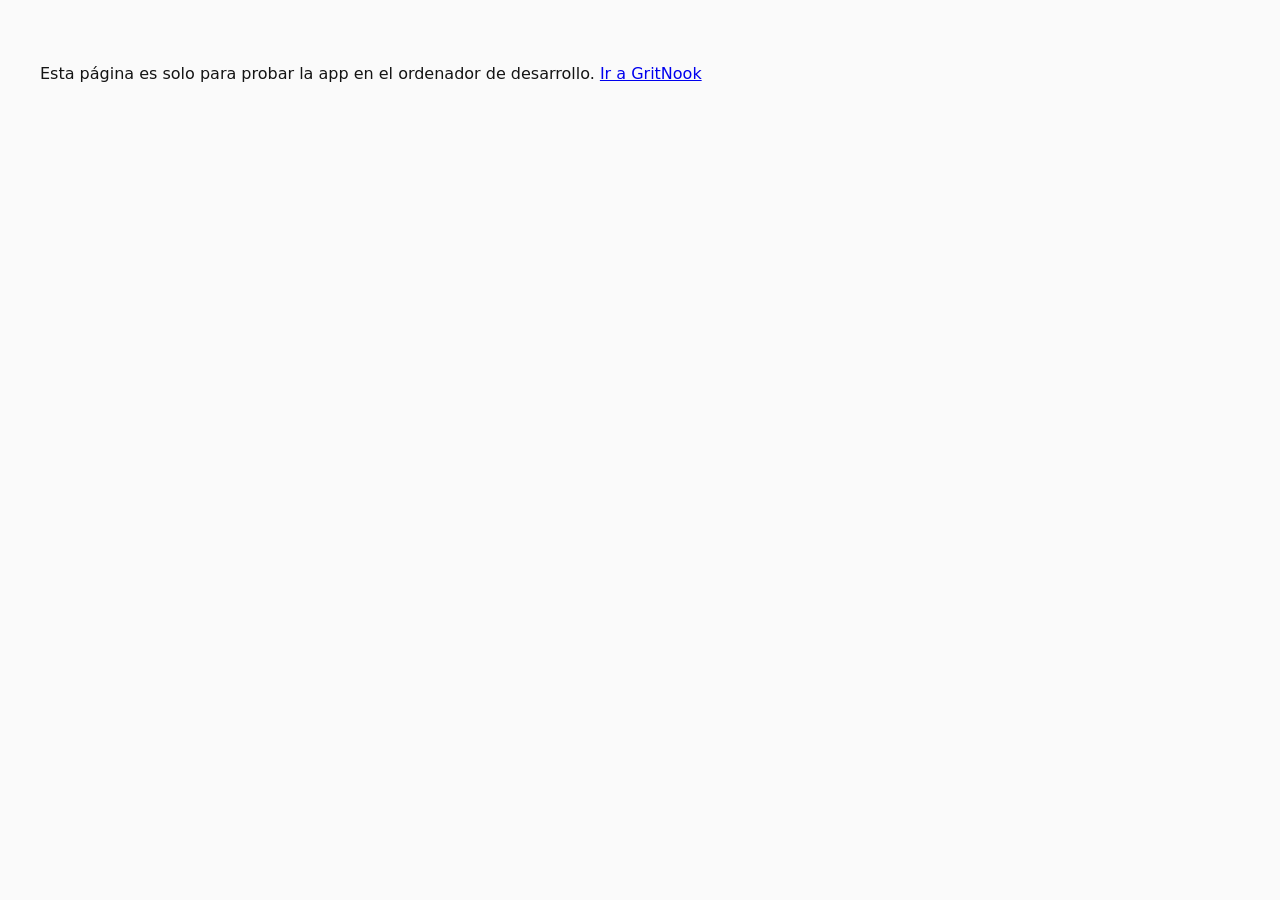
<file: pruebas/pruebas.html>
<!doctype html>
<html lang="es">
<head>
<meta charset="utf-8">
<meta name="viewport" content="width=device-width, initial-scale=1">
<title>Pruebas · GritNook</title>
<style>
  :root{
    --bg:#0E1117; --panel:#161A23; --linea:#252B37; --texto:#E7E9EE; --flojo:#8C93A3;
    --ok:#4ADE80; --mal:#F87171; --pend:#FBBF24;
    --mono:ui-monospace,"SF Mono",Menlo,Consolas,monospace;
    --sans:system-ui,-apple-system,"Segoe UI",Roboto,sans-serif;
  }
  @media (prefers-color-scheme: light){
    :root{--bg:#FAFAFA; --panel:#FFF; --linea:#E5E5E5; --texto:#141414; --flojo:#6B6B6B;
          --ok:#16A34A; --mal:#DC2626; --pend:#B45309}
  }
  *{box-sizing:border-box}
  body{margin:0; padding:24px 16px 64px; background:var(--bg); color:var(--texto); font:15px/1.5 var(--sans)}
  main{max-width:840px; margin:0 auto}
  h1{font-size:26px; letter-spacing:-.02em; margin:0 0 4px}
  .sub{color:var(--flojo); margin:0 0 22px}
  #marcador{position:sticky; top:0; z-index:2; display:flex; flex-wrap:wrap; gap:10px 22px; align-items:baseline;
    background:var(--panel); border:1px solid var(--linea); border-radius:12px; padding:16px 18px; margin-bottom:20px}
  #marcador b{font-size:30px; font-weight:600; letter-spacing:-.02em}
  #marcador span{color:var(--flojo); font-size:13px}
  .g{background:var(--panel); border:1px solid var(--linea); border-radius:12px; margin-bottom:12px; overflow:hidden}
  .g > h2{font-size:14px; font-weight:600; margin:0; padding:12px 16px; border-bottom:1px solid var(--linea);
    display:flex; justify-content:space-between; gap:12px}
  .g > h2 em{font-style:normal; color:var(--flojo); font-weight:400; font-size:12.5px}
  .c{display:flex; gap:10px; padding:7px 16px; font-size:13.5px; align-items:flex-start}
  .c + .c{border-top:1px solid color-mix(in srgb, var(--linea) 55%, transparent)}
  .c i{font-style:normal; flex:0 0 auto; width:16px; text-align:center}
  .ok i{color:var(--ok)} .mal i{color:var(--mal)} .pendiente i{color:var(--pend)}
  .mal{background:color-mix(in srgb, var(--mal) 9%, transparent)}
  .err{display:block; margin-top:4px; font:12.5px/1.5 var(--mono); color:var(--mal); white-space:pre-wrap}
  #marco{position:absolute; width:1280px; height:860px; left:-4000px; top:0; border:0}
  #estado{color:var(--flojo); font-size:13px}
  code{font:12.5px var(--mono); background:color-mix(in srgb, var(--flojo) 18%, transparent); padding:1px 5px; border-radius:4px}
</style>
</head>
<body>
<main>
  <h1>Pruebas de GritNook</h1>
  <p class="sub">Corren dentro de la app de verdad, cargada aquí al lado. Para lanzarlas desde la consola: <code>node pruebas/correr.js</code></p>
  <div id="marcador"><span id="estado">Cargando la app…</span></div>
  <div id="salida"></div>
</main>

<iframe id="marco" src="../index.html?pruebas" title="La app, para probarla"></iframe>

<script>
/* solo en local: publicada en gritnook.com, esta página tocaría los datos guardados de quien la abra */
if (!/^(localhost|127\.0\.0\.1|\[::1\]|192\.168\.\d{1,3}\.\d{1,3}|10\.\d{1,3}\.\d{1,3}\.\d{1,3})$/.test(location.hostname)) {
  const fuera = () => { document.body.innerHTML = '<p style="font:16px system-ui;padding:24px">Esta página es solo para probar la app en el ordenador de desarrollo. <a href="/">Ir a GritNook</a></p>'; };
  if (document.body) fuera(); else addEventListener("DOMContentLoaded", fuera);
  throw new Error("solo en local");
}
/* ────────────────────────────────────────────────────────────────────
   Cómo funciona esto:

   1. Se carga la app en un iframe del mismo origen.
   2. Se espera a que esté montada de verdad.
   3. Se le pasan al iframe el marco y los casos con eval indirecto, que
      corre en el ámbito global de esa ventana. Por eso los tests pueden
      llamar a calcModulo() o a S directamente, sin exportar nada ni
      tocar una línea de la app.
   4. Se ejecutan y se pinta el resultado.

   Antes de empezar se guarda lo que haya en localStorage y al terminar
   se devuelve, para que probar no te borre tus apuntes.
   ──────────────────────────────────────────────────────────────────── */

const ARCHIVOS = ["marco.js", "casos-notas.js", "casos-agenda.js", "casos-texto.js", "casos-estado.js", "casos-entrada.js", "casos-libreta.js", "casos-tiempo.js", "casos-tutor.js", "casos-archivos.js", "casos-dibujar.js", "casos-pdf.js", "casos-agenda2.js", "casos-bola.js", "casos-oposicion.js", "casos-absurdos.js", "casos-listo.js", "casos-inicio.js", "casos-sinprofe.js", "casos-cuentas.js", "casos-yo.js", "casos-chat.js", "casos-lanzamiento.js", "casos-hoja.js", "casos-instalar.js", "casos-movil.js", "casos-revision.js", "casos-web.js", "casos-menores.js", "casos-opo3.js", "casos-avisos.js", "casos-borrar.js", "casos-idiomas.js", "casos-secciones.js", "casos-mochila.js", "casos-progreso.js", "casos-eventos.js", "casos-opo4.js", "casos-tutorial.js", "casos-cero.js", "casos-seguridad.js", "casos-hoyplan.js", "casos-cronometro.js", "casos-borrados.js", "casos-bloques.js"];
const espera = ms => new Promise(r => setTimeout(r, ms));
const $ = s => document.querySelector(s);

function guardarloTodo() {
  const copia = {};
  for (let i = 0; i < localStorage.length; i++) {
    const k = localStorage.key(i);
    if (k && k.startsWith("desk-daw:")) copia[k] = localStorage.getItem(k);
  }
  return copia;
}
function devolverlo(copia) {
  Object.keys(localStorage).filter(k => k.startsWith("desk-daw:")).forEach(k => localStorage.removeItem(k));
  Object.entries(copia).forEach(([k, v]) => localStorage.setItem(k, v));
}

async function listo(w) {
  for (let i = 0; i < 60; i++) {
    try { if (w.eval('typeof calcModulo === "function" && typeof S !== "undefined"')) return true; } catch (e) {}
    await espera(250);
  }
  return false;
}

function pintar(res) {
  const falla = res.fallos.length;
  $("#marcador").innerHTML =
    `<div><b style="color:var(--ok)">${res.ok}</b> <span>pasan</span></div>` +
    `<div><b style="color:${falla ? "var(--mal)" : "var(--flojo)"}">${falla}</b> <span>fallan</span></div>` +
    (res.pendientes ? `<div><b style="color:var(--pend)">${res.pendientes}</b> <span>pendientes</span></div>` : "") +
    `<div style="margin-left:auto"><span>${res.total} en total · ${res.ms} ms</span></div>`;

  $("#salida").innerHTML = res.grupos.map(g => {
    const mal = g.casos.filter(c => c.estado === "mal").length;
    return `<section class="g">
      <h2>${g.nombre}<em>${mal ? mal + " de " + g.casos.length + " fallan" : g.casos.length + " pasan"}</em></h2>
      ${g.casos.map(c => `<div class="c ${c.estado}">
        <i>${c.estado === "ok" ? "✓" : c.estado === "mal" ? "✕" : "·"}</i>
        <div>${c.nombre}${c.error ? `<span class="err">${c.error.replace(/[<>&]/g, x => ({ "<": "&lt;", ">": "&gt;", "&": "&amp;" }[x]))}</span>` : ""}</div>
      </div>`).join("")}
    </section>`;
  }).join("");

  /* para poder leer el resultado desde la consola, sin abrir el navegador */
  document.title = (falla ? "FALLAN " + falla : "TODO OK") + " · " + res.ok + "/" + res.total;
  const resumen = res.fallos.map(f => "MAL · " + f.grupo + " · " + f.caso + "\n     " + f.error).join("\n")
    + res.grupos.flatMap(g => g.casos
        .filter(c => c.estado === "pendiente" && c.error)
        .map(c => "\nPENDIENTE · " + g.nombre + " · " + c.nombre + "\n     " + c.error)).join("");
  const pre = document.createElement("pre");
  pre.id = "resumen";
  pre.hidden = true;
  pre.textContent = "RESULTADO " + res.ok + "/" + res.total + " fallan:" + res.fallos.length + "\n" + resumen;
  document.body.appendChild(pre);
}

window.addEventListener("load", async () => {
  const copia = guardarloTodo();
  const w = $("#marco").contentWindow;
  try {
    if (!await listo(w)) throw new Error("la app no ha llegado a cargar");

    /* Se empieza siempre desde cero. Sin esto, los datos que deje una
       ejecución anterior —sobre todo si se cortó a medias— hacen que un test
       pase o falle según lo que hubiera antes, que es lo peor que le puede
       pasar a un banco de pruebas. */
    Object.keys(localStorage).filter(k => k.startsWith("desk-daw:")).forEach(k => localStorage.removeItem(k));
    w.eval("S = estadoInicial(); normalizarPerfil(); normalizarTutor(); normalizarObjetivos(); apunteActivo = null; seccion = 'escritorio'; if (typeof BV !== 'undefined' && BV) bvCerrar();");

    $("#estado").textContent = "Cargando los casos…";

    let codigo = "";
    for (const a of ARCHIVOS) {
      const r = await fetch(a + "?t=" + Date.now());
      if (!r.ok) throw new Error("no se pudo leer " + a);
      codigo += "\n/* ── " + a + " ── */\n" + await r.text();
    }
    w.eval(codigo);

    $("#estado").textContent = "Corriendo…";
    const t0 = performance.now();
    const res = await w.eval("__correrPruebas()");
    res.ms = Math.round(performance.now() - t0);
    pintar(res);
  } catch (e) {
    document.title = "ERROR DEL BANCO";
    $("#marcador").innerHTML = `<span style="color:var(--mal)">No se han podido correr: ${e.message}</span>`;
    const pre = document.createElement("pre");
    pre.id = "resumen"; pre.hidden = true;
    pre.textContent = "ERROR DEL BANCO: " + e.message + "\n" + (e.stack || "");
    document.body.appendChild(pre);
  } finally {
    devolverlo(copia);
  }
});
</script>
</body>
</html>
</file>
<file: web/web.css>
/* Las páginas públicas de gritnook.com (presentación y papeles).
   Mismos colores y letra que la app: azul noche en oscuro, papel en claro,
   el acento como línea y borde. Las genera web/generar.js. */
@font-face{font-family:'Inter'; font-style:normal; font-weight:400; font-display:swap; src:url("/fuentes/inter-latin-400-normal.woff2") format("woff2")}
@font-face{font-family:'Inter'; font-style:normal; font-weight:500; font-display:swap; src:url("/fuentes/inter-latin-500-normal.woff2") format("woff2")}
@font-face{font-family:'Inter'; font-style:normal; font-weight:600; font-display:swap; src:url("/fuentes/inter-latin-600-normal.woff2") format("woff2")}

:root{
  --bg:#e4e7f5; --surface:#f3f5fe; --surface-2:#e9ecf8; --line:#cfd3e5; --line-2:#b2b6ca;
  --ink:#292b31; --ink-2:#3f424d; --ink-3:#595d6c;
  --acento:#5d5294; --acento-txt:#5d5294; --acento-suave:#e7e5fe; --acento-borde:#d2cefd; --on-acento:#f3f5fe;
  --verde:#166534; --ambar:#92400E; --cinta:#D23B47;
  --sombra:0 0 0 1px #cfd3e5, 0 10px 30px rgba(41,43,49,.08);
  --luz:radial-gradient(900px 480px at 10% -10%, rgba(93,82,148,.12), transparent 60%);
  color-scheme:light;
}
@media (prefers-color-scheme: dark){:root{
  --bg:#161826; --surface:#1d1f2c; --surface-2:#232532; --line:#292b31; --line-2:#3f424d;
  --ink:#e9e9ed; --ink-2:#b2b6ca; --ink-3:#9397ab;
  --acento:#9184d9; --acento-txt:#b5abfc; --acento-suave:#2b2741; --acento-borde:#423a6a; --on-acento:#161826;
  --verde:#4ADE80; --ambar:#FBBF24; --cinta:#F0616A;
  --sombra:0 0 0 1px #2c2e3b, 0 14px 40px rgba(0,0,0,.45);
  --luz:radial-gradient(1000px 560px at 12% -14%, rgba(145,132,217,.16), transparent 62%);
  color-scheme:dark;
}}

*{box-sizing:border-box}
html{-webkit-text-size-adjust:100%; scroll-behavior:smooth}
body{margin:0; background:var(--bg) var(--luz) no-repeat; color:var(--ink); font:400 16px/1.6 Inter, system-ui, -apple-system, "Segoe UI", sans-serif;
  -webkit-font-smoothing:antialiased; overflow-x:hidden}
img{max-width:100%; height:auto}
a{color:var(--acento-txt)}
:focus-visible{outline:2px solid var(--acento-txt); outline-offset:3px; border-radius:6px}
.saltar{position:absolute; left:-999px; top:8px; z-index:20; padding:8px 14px; border-radius:10px; background:var(--surface); color:var(--ink)}
.saltar:focus{left:16px}
.ancho{width:min(1120px, 100% - 32px); margin-inline:auto}

/* ── cabecera ── */
.cab{position:sticky; top:0; z-index:10; backdrop-filter:saturate(1.4) blur(12px); -webkit-backdrop-filter:saturate(1.4) blur(12px);
  background:color-mix(in srgb, var(--bg) 82%, transparent); border-bottom:1px solid color-mix(in srgb, var(--line) 70%, transparent)}
.cab .ancho{display:flex; align-items:center; gap:18px; min-height:64px}
.marca{display:inline-flex; align-items:center; margin-right:auto}
.marca img{display:block; height:30px; width:auto}
.cab nav{display:flex; align-items:center; gap:4px}
.cab nav a{padding:8px 12px; border-radius:10px; color:var(--ink-2); text-decoration:none; font-weight:500; font-size:15px}
.cab nav a:hover{color:var(--ink); background:var(--acento-suave)}
.cab nav a[aria-current="page"]{color:var(--ink)}
@media (max-width:760px){ .cab nav .opc{display:none} }

/* ── botones ── */
.btn{display:inline-flex; align-items:center; justify-content:center; gap:8px; min-height:44px; padding:10px 18px; border-radius:12px;
  border:1px solid var(--line-2); background:var(--surface); color:var(--ink); font:600 15px/1.2 Inter, system-ui, sans-serif; text-decoration:none; cursor:pointer}
.btn:hover{border-color:var(--acento)}
.btn.primario{border-color:transparent; color:var(--on-acento);
  background:linear-gradient(180deg, color-mix(in srgb, var(--acento) 86%, #fff), var(--acento))}
.btn.primario:hover{filter:brightness(1.06)}
.cab .btn{min-height:38px; padding:8px 14px; font-size:14px}

/* ── portada de cada página ── */
.hero{display:grid; grid-template-columns:minmax(0,1.15fr) minmax(0,.85fr); gap:48px; align-items:center; padding:56px 0 40px}
.eyebrow{display:inline-flex; align-items:center; gap:8px; margin:0 0 14px; font:600 13px/1 Inter, sans-serif; letter-spacing:.08em; text-transform:uppercase; color:var(--acento-txt)}
.eyebrow::before{content:""; width:8px; height:8px; border-radius:50%; background:currentColor; box-shadow:0 0 0 4px var(--acento-suave)}
h1{margin:0 0 18px; font:650 clamp(34px, 5.2vw, 56px)/1.08 Inter, sans-serif; letter-spacing:-.035em; text-wrap:balance}
h1 em, h2 em{font-style:normal; background:linear-gradient(92deg, var(--acento-txt), color-mix(in srgb, var(--acento-txt) 40%, var(--cinta)));
  -webkit-background-clip:text; background-clip:text; color:transparent}
.lead{margin:0 0 26px; max-width:60ch; font-size:clamp(17px, 2vw, 19px); line-height:1.6; color:var(--ink-2)}
.acciones{display:flex; flex-wrap:wrap; gap:12px}
.nota-pie{margin:16px 0 0; font-size:14px; color:var(--ink-3)}
.movil{margin:0; justify-self:center; width:min(320px, 100%); border-radius:34px; padding:10px; background:#0d0e16;
  box-shadow:0 0 0 1px #3f424d, 0 30px 80px rgba(0,0,0,.35), 0 0 60px color-mix(in srgb, var(--acento) 18%, transparent)}
.movil img{display:block; width:100%; border-radius:26px}
@media (max-width:860px){
  .hero{grid-template-columns:minmax(0,1fr); gap:36px; padding:36px 0 24px}
  .movil{width:min(280px, 82%)}
}

/* ── secciones ── */
section{padding:40px 0}
h2{margin:0 0 12px; font:650 clamp(26px, 3.4vw, 36px)/1.15 Inter, sans-serif; letter-spacing:-.025em; text-wrap:balance}
h3{margin:0 0 6px; font:600 18px/1.3 Inter, sans-serif; letter-spacing:-.01em}
.sub{margin:0 0 28px; max-width:62ch; color:var(--ink-2); font-size:17px}
.rejilla{display:grid; grid-template-columns:repeat(auto-fit, minmax(min(300px, 100%), 1fr)); gap:16px}
.tarjeta{padding:22px; border-radius:18px; background:var(--surface); box-shadow:var(--sombra)}
.tarjeta p{margin:0; color:var(--ink-2); font-size:15.5px}
.ico{display:grid; place-items:center; width:42px; height:42px; margin-bottom:14px; border-radius:12px; color:var(--acento-txt); background:var(--acento-suave)}
.ico svg{width:22px; height:22px; fill:none; stroke:currentColor; stroke-width:1.6; stroke-linecap:round; stroke-linejoin:round}

.pasos{counter-reset:paso; list-style:none; margin:0; padding:0; display:grid; grid-template-columns:repeat(auto-fit, minmax(min(240px, 100%), 1fr)); gap:16px}
.pasos li{position:relative; padding:22px 22px 22px 70px; border-radius:18px; background:var(--surface); box-shadow:var(--sombra)}
.pasos li::before{counter-increment:paso; content:counter(paso); position:absolute; left:22px; top:22px; width:34px; height:34px; border-radius:50%;
  display:grid; place-items:center; font-weight:600; color:var(--on-acento); background:var(--acento)}
.pasos p{margin:0; color:var(--ink-2); font-size:15.5px}

.doble{display:grid; grid-template-columns:minmax(0,.8fr) minmax(0,1.2fr); gap:48px; align-items:center}
.doble.al-reves{grid-template-columns:minmax(0,1.2fr) minmax(0,.8fr)}
.doble.al-reves .movil{order:2}
.lista-ok{list-style:none; margin:0; padding:0; display:grid; gap:12px}
.lista-ok li{position:relative; padding-left:30px; color:var(--ink-2)}
.lista-ok li::before{content:""; position:absolute; left:2px; top:.45em; width:16px; height:9px; border:solid var(--verde); border-width:0 0 2.2px 2.2px; transform:rotate(-45deg)}
.lista-ok strong{color:var(--ink)}
@media (max-width:860px){ .doble, .doble.al-reves{grid-template-columns:minmax(0,1fr); gap:30px} .doble.al-reves .movil{order:0} }

/* ── preguntas frecuentes ── */
.faq{display:grid; gap:10px; max-width:820px}
.faq details{border-radius:14px; background:var(--surface); box-shadow:var(--sombra)}
.faq summary{list-style:none; cursor:pointer; padding:18px 52px 18px 20px; position:relative; font-weight:600}
.faq summary::-webkit-details-marker{display:none}
.faq summary::after{content:""; position:absolute; right:22px; top:50%; width:9px; height:9px; margin-top:-6px; border:solid var(--ink-3);
  border-width:0 2px 2px 0; transform:rotate(45deg); transition:transform .2s}
.faq details[open] summary::after{transform:rotate(225deg); margin-top:-2px}
.faq details > div{padding:0 20px 18px; color:var(--ink-2)}
.faq details > div p{margin:0 0 10px}
.faq details > div p:last-child{margin:0}

/* ── llamada final ── */
.final{margin:24px 0 64px; padding:44px 32px; border-radius:26px; text-align:center; background:var(--surface);
  box-shadow:var(--sombra); background-image:radial-gradient(600px 240px at 50% -30%, color-mix(in srgb, var(--acento) 22%, transparent), transparent 70%)}
.final .sub{margin-inline:auto}
.final .acciones{justify-content:center}

/* ── los papeles ── */
.papel{max-width:780px; padding:48px 0 64px}
.papel h1{font-size:clamp(30px, 4.4vw, 42px)}
.papel h2{font-size:22px; margin:34px 0 10px}
.papel p, .papel li{color:var(--ink-2)}
.papel strong{color:var(--ink)}
.papel ul{padding-left:22px}
.papel .tabla{overflow-x:auto; margin:16px 0}
.papel table{border-collapse:collapse; width:100%; font-size:15px}
.papel th, .papel td{padding:10px 12px; border-bottom:1px solid var(--line); text-align:left; vertical-align:top}
.papel th{color:var(--ink); font-weight:600}
.papel .vigor{color:var(--ink-3)}

/* ── pie ── */
.pie{border-top:1px solid var(--line); padding:32px 0 40px; font-size:14px; color:var(--ink-3)}
.pie .ancho{display:flex; flex-wrap:wrap; gap:14px 28px; align-items:flex-start; justify-content:space-between}
.pie nav{display:flex; flex-wrap:wrap; gap:8px 20px}
.pie a{color:var(--ink-2); text-decoration:none}
.pie a:hover{color:var(--ink); text-decoration:underline}
.pie p{margin:0}

@media (prefers-reduced-motion: reduce){ html{scroll-behavior:auto} *{transition:none !important} }
</file>
